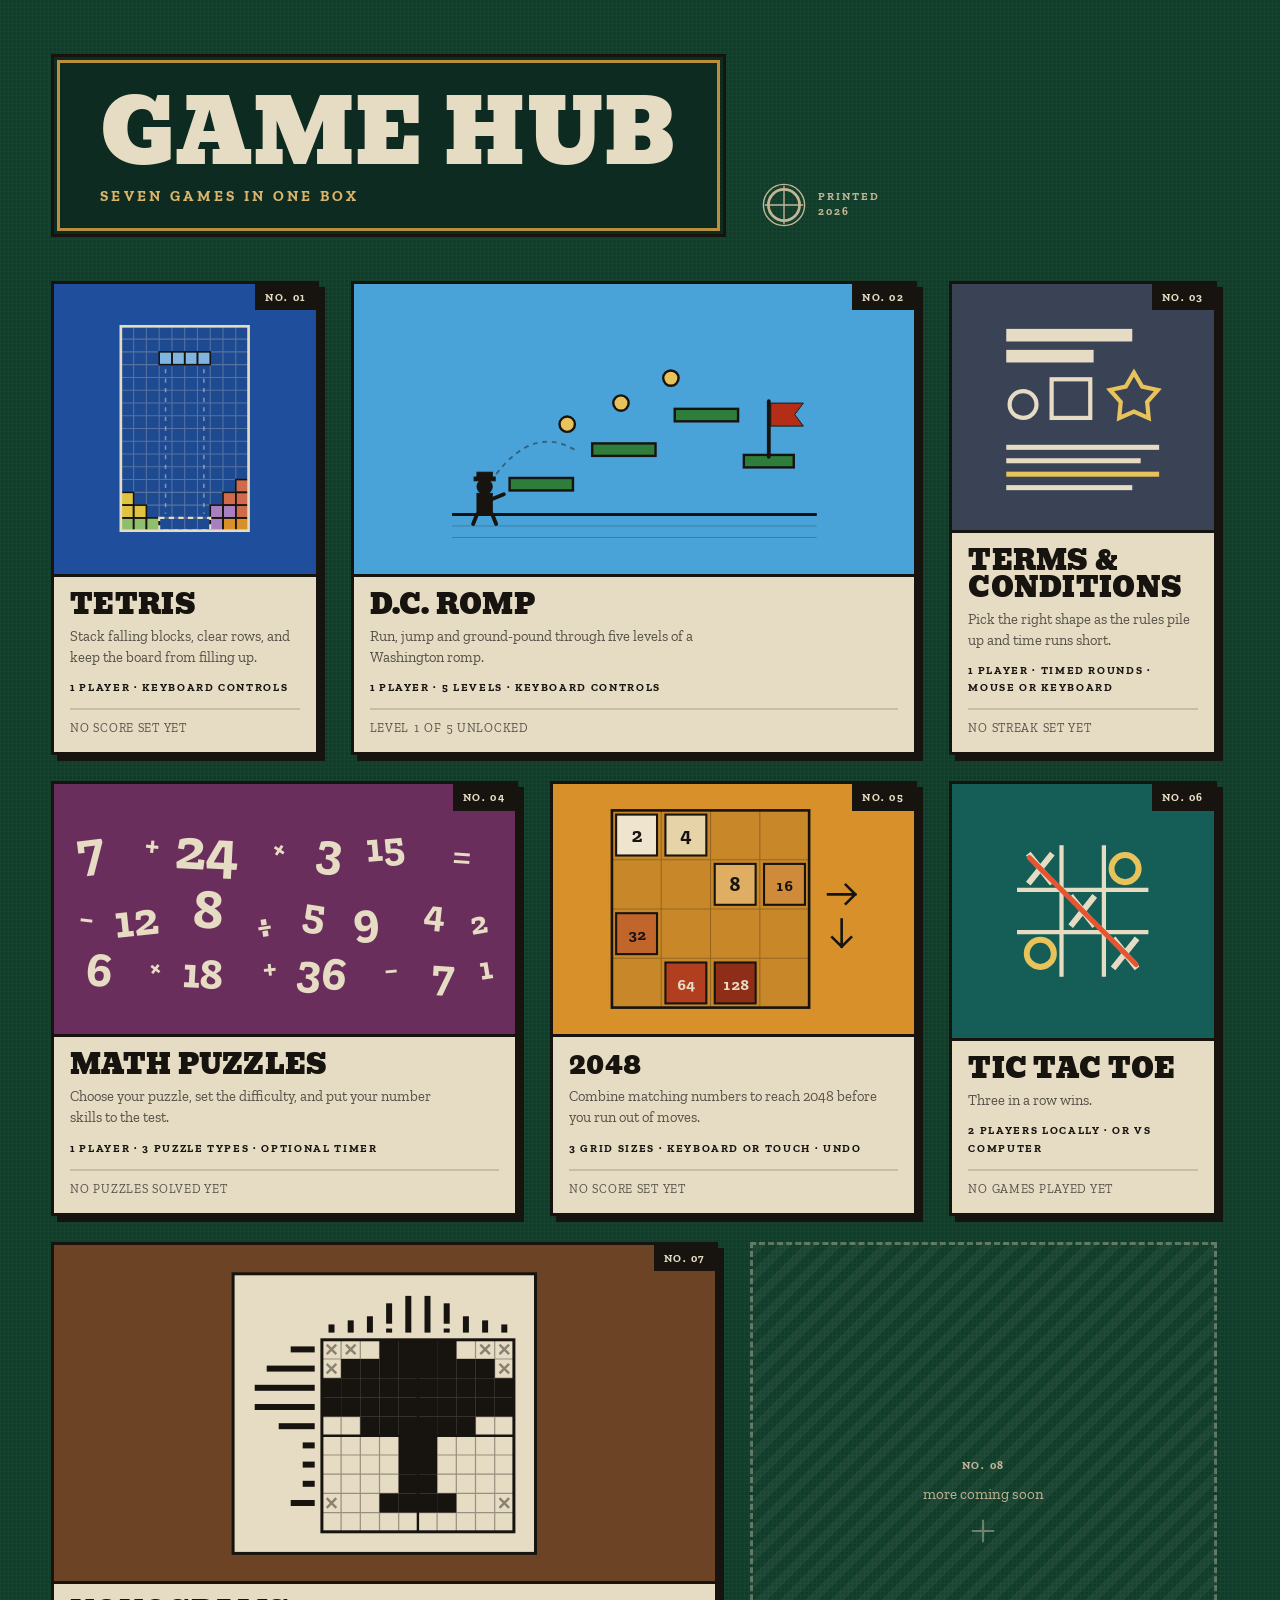
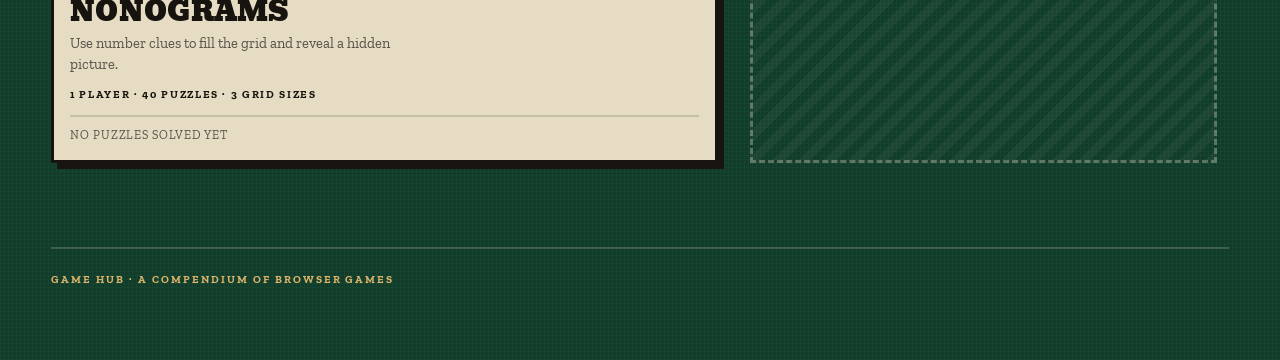
<file: index.html>
<!DOCTYPE html>
<html lang="en">
<head>
<meta charset="UTF-8">
<meta name="viewport" content="width=device-width, initial-scale=1.0">
<title>Game Hub</title>
<meta name="description" content="A boxed compendium of small browser games. Seven printed boards, one table, room for the next one.">
<link rel="stylesheet" href="type.css">
<link rel="stylesheet" href="hub.css">
</head>
<body>

<header class="lid">
  <div class="lid__plate">
    <h1 class="lid__word">Game&nbsp;Hub</h1>
    <p class="lid__set"><span data-count>&nbsp;</span> games in one box</p>
  </div>
  <div class="lid__stamp">
    <svg class="rosette" viewBox="0 0 48 48" aria-hidden="true" focusable="false">
      <circle cx="24" cy="24" r="22.5" fill="none" stroke="currentColor" stroke-width="1.5"/>
      <circle cx="24" cy="24" r="17" fill="none" stroke="currentColor" stroke-width="3"/>
      <path d="M24 3v42M3 24h42" stroke="currentColor" stroke-width="1.5"/>
    </svg>
    <p class="lid__printed">Printed<br>2026</p>
  </div>
</header>

<main class="tray">

  <!-- ── NO. 01 ─────────────────────────────────────────────── -->
  <a class="board board--tetris" href="games/tetris/index.html">
    <span class="board__field">
      <svg class="board__art" viewBox="0 0 130 202" role="img" aria-label="A printed Tetris well part filled, with a four-square bar falling toward the gap that completes the bottom row">
        <rect x="5" y="5" width="120" height="192" class="ink-fill-8"/>
        <g class="ink-line-15" stroke-width="1"><path d="M17 5v192M29 5v192M41 5v192M53 5v192M65 5v192M77 5v192M89 5v192M101 5v192M113 5v192M5 17h120M5 29h120M5 41h120M5 53h120M5 65h120M5 77h120M5 89h120M5 101h120M5 113h120M5 125h120M5 137h120M5 149h120M5 161h120M5 173h120M5 185h120"/></g>
        <g class="art-piece">
          <rect x="113" y="149" width="12" height="12" fill="#cf6b4a"/><rect x="5" y="161" width="12" height="12" fill="#e0c341"/><rect x="101" y="161" width="12" height="12" fill="#cf6b4a"/><rect x="113" y="161" width="12" height="12" fill="#cf6b4a"/><rect x="5" y="173" width="12" height="12" fill="#e0c341"/><rect x="17" y="173" width="12" height="12" fill="#e0c341"/><rect x="89" y="173" width="12" height="12" fill="#a87fc0"/><rect x="101" y="173" width="12" height="12" fill="#a87fc0"/><rect x="113" y="173" width="12" height="12" fill="#cf6b4a"/><rect x="5" y="185" width="12" height="12" fill="#8fbf6a"/><rect x="17" y="185" width="12" height="12" fill="#8fbf6a"/><rect x="29" y="185" width="12" height="12" fill="#8fbf6a"/><rect x="89" y="185" width="12" height="12" fill="#a87fc0"/><rect x="101" y="185" width="12" height="12" fill="#d8912a"/><rect x="113" y="185" width="12" height="12" fill="#d8912a"/><rect x="41" y="29" width="12" height="12" fill="#7fb5e0"/><rect x="53" y="29" width="12" height="12" fill="#7fb5e0"/><rect x="65" y="29" width="12" height="12" fill="#7fb5e0"/><rect x="77" y="29" width="12" height="12" fill="#7fb5e0"/>
          <g fill="none" stroke="#171410" stroke-width="1.5"><rect x="113" y="149" width="12" height="12"/><rect x="5" y="161" width="12" height="12"/><rect x="101" y="161" width="12" height="12"/><rect x="113" y="161" width="12" height="12"/><rect x="5" y="173" width="12" height="12"/><rect x="17" y="173" width="12" height="12"/><rect x="89" y="173" width="12" height="12"/><rect x="101" y="173" width="12" height="12"/><rect x="113" y="173" width="12" height="12"/><rect x="5" y="185" width="12" height="12"/><rect x="17" y="185" width="12" height="12"/><rect x="29" y="185" width="12" height="12"/><rect x="89" y="185" width="12" height="12"/><rect x="101" y="185" width="12" height="12"/><rect x="113" y="185" width="12" height="12"/><rect x="41" y="29" width="12" height="12"/><rect x="53" y="29" width="12" height="12"/><rect x="65" y="29" width="12" height="12"/><rect x="77" y="29" width="12" height="12"/></g>
        </g>
        <path d="M47 45V181M83 45V181" fill="none" stroke="currentColor" stroke-width="1.5" opacity=".5" stroke-dasharray="4 5"/>
        <rect x="41" y="185" width="48" height="12" fill="none" stroke="currentColor" stroke-width="2" stroke-dasharray="5 4"/>
        <rect x="5" y="5" width="120" height="192" fill="none" stroke="currentColor" stroke-width="2.5"/>
      </svg>
      <span class="board__no">No.&nbsp;01</span>
    </span>
    <span class="board__foot">
      <span class="board__title">Tetris</span>
      <span class="board__rule">Stack falling blocks, clear rows, and keep the board from filling up.</span>
      <span class="board__spec">1 player · keyboard controls</span>
      <span class="board__record" data-record="tetris">Loading progress&hellip;</span>
    </span>
  </a>

  <!-- ── NO. 02 ─────────────────────────────────────────────── -->
  <a class="board board--romp" href="games/dc-romp/index.html">
    <span class="board__field">
      <svg class="board__art" viewBox="0 0 380 250" role="img" aria-label="A printed side-on platform run with a figure, floating platforms and a finish flag">
        <path d="M0 214h380" stroke="currentColor" stroke-width="3"/>
        <g class="ink-line-15" stroke-width="1"><path d="M0 226h380M0 238h380"/></g>
        <g class="pf">
          <rect x="60" y="176" width="66" height="13"/>
          <rect x="146" y="140" width="66" height="13"/>
          <rect x="232" y="104" width="66" height="13"/>
          <rect x="304" y="152" width="52" height="13"/>
        </g>
        <!-- the runner -->
        <g class="runner" transform="translate(22 178)">
          <rect x="4" y="14" width="16" height="22"/>
          <circle cx="12" cy="7" r="8"/>
          <rect x="1" y="-3" width="22" height="4"/>
          <rect x="4" y="-8" width="16" height="6"/>
          <path d="M4 36 0 46M20 36l4 10" stroke-width="4" stroke-linecap="round" fill="none"/>
          <path d="M20 20l12-5" stroke-width="4" stroke-linecap="round" fill="none"/>
        </g>
        <!-- arc of the jump -->
        <path class="arc" d="M46 172q40-52 84-24" fill="none" stroke-width="2" stroke-dasharray="5 5"/>
        <!-- collectibles -->
        <g class="pickup">
          <circle cx="120" cy="120" r="8"/><circle cx="176" cy="98" r="8"/><circle cx="228" cy="72" r="8"/>
        </g>
        <!-- flag -->
        <g class="flag" transform="translate(330 96)">
          <path d="M0 0v58" stroke-width="4" stroke-linecap="round" fill="none"/>
          <path d="M2 2h34l-9 12 9 12H2z"/>
        </g>
      </svg>
      <span class="board__no">No.&nbsp;02</span>
    </span>
    <span class="board__foot">
      <span class="board__title">D.C. Romp</span>
      <span class="board__rule">Run, jump and ground-pound through five levels of a Washington romp.</span>
      <span class="board__spec">1 player · 5 levels · keyboard controls</span>
      <span class="board__record" data-record="romp">Loading progress&hellip;</span>
    </span>
  </a>

  <!-- ── NO. 03 ─────────────────────────────────────────────── -->
  <a class="board board--terms" href="games/terms-and-conditions/index.html">
    <span class="board__field">
      <svg class="board__art" viewBox="0 0 250 250" role="img" aria-label="A printed slip: a bold headline over three shapes of different sizes, with lines of small print below, one of them marked">
        <g fill="currentColor">
          <rect x="34" y="32" width="150" height="15"/>
          <rect x="34" y="57" width="104" height="15"/>
        </g>
        <g fill="none" stroke="currentColor" stroke-width="5" stroke-linejoin="miter">
          <circle cx="54" cy="122" r="16"/>
          <rect x="88" y="92" width="46" height="46"/>
        </g>
        <path class="mark-clause" d="M186 84L195.7 100.7L214.5 104.7L201.7 119.1L203.6 138.3L186 130.5L168.4 138.3L170.3 119.1L157.5 104.7L176.3 100.7z" fill="none" stroke-width="5" stroke-linejoin="miter"/>
        <g fill="currentColor">
          <rect x="34" y="170" width="182" height="6"/>
          <rect x="34" y="186" width="160" height="6"/>
          <rect x="34" y="218" width="150" height="6"/>
        </g>
        <rect class="mark-clause-lit" x="34" y="202" width="182" height="6"/>
      </svg>
      <span class="board__no">No.&nbsp;03</span>
    </span>
    <span class="board__foot">
      <span class="board__title">Terms &amp; Conditions</span>
      <span class="board__rule">Pick the right shape as the rules pile up and time runs short.</span>
      <span class="board__spec">1 player · timed rounds · mouse or keyboard</span>
      <span class="board__record" data-record="terms">Loading progress&hellip;</span>
    </span>
  </a>

  <!-- ── NO. 04 ─────────────────────────────────────────────── -->
  <a class="board board--math" href="games/math-puzzles/index.html">
    <span class="board__field">
      <svg class="board__art" viewBox="16 8 452 188" role="img" aria-label="Printed numerals and arithmetic signs scattered loose across the board">
        <g fill="currentColor" font-family="Slab, Georgia, serif" font-weight="700" text-anchor="middle">
          <text x="38" y="58" font-size="58" transform="rotate(-7 38 58)">7</text>
          <text x="100" y="46" font-size="38" transform="rotate(6 100 46)">+</text>
          <text x="158" y="60" font-size="62" transform="rotate(3 158 60)">24</text>
          <text x="238" y="48" font-size="34" transform="rotate(-11 238 48)">×</text>
          <text x="288" y="58" font-size="54" transform="rotate(8 288 58)">3</text>
          <text x="350" y="50" font-size="44" transform="rotate(-5 350 50)">15</text>
          <text x="430" y="58" font-size="36" transform="rotate(4 430 58)">=</text>
          <text x="30" y="124" font-size="36" transform="rotate(7 30 124)">−</text>
          <text x="86" y="130" font-size="50" transform="rotate(-6 86 130)">12</text>
          <text x="160" y="122" font-size="60" transform="rotate(4 160 122)">8</text>
          <text x="222" y="132" font-size="38" transform="rotate(-9 222 132)">÷</text>
          <text x="272" y="122" font-size="46" transform="rotate(9 272 122)">5</text>
          <text x="330" y="130" font-size="52" transform="rotate(-4 330 130)">9</text>
          <text x="400" y="120" font-size="40" transform="rotate(6 400 120)">4</text>
          <text x="450" y="128" font-size="34" transform="rotate(-10 450 128)">2</text>
          <text x="44" y="184" font-size="52" transform="rotate(5 44 184)">6</text>
          <text x="106" y="174" font-size="32" transform="rotate(-8 106 174)">×</text>
          <text x="154" y="186" font-size="46" transform="rotate(3 154 186)">18</text>
          <text x="228" y="176" font-size="36" transform="rotate(-6 228 176)">+</text>
          <text x="280" y="186" font-size="50" transform="rotate(7 280 186)">36</text>
          <text x="356" y="178" font-size="34" transform="rotate(-5 356 178)">−</text>
          <text x="410" y="188" font-size="48" transform="rotate(4 410 188)">7</text>
          <text x="458" y="176" font-size="34" transform="rotate(-9 458 176)">1</text>
        </g>
      </svg>
      <span class="board__no">No.&nbsp;04</span>
    </span>
    <span class="board__foot">
      <span class="board__title">Math Puzzles</span>
      <span class="board__rule">Choose your puzzle, set the difficulty, and put your number skills to the test.</span>
      <span class="board__spec">1 player · 3 puzzle types · optional timer</span>
      <span class="board__record" data-record="math">Loading progress&hellip;</span>
    </span>
  </a>

  <!-- ── NO. 05 ─────────────────────────────────────────────── -->
  <a class="board board--2048" href="games/2048/index.html">
    <span class="board__field">
      <svg class="board__art" viewBox="58 16 248 204" role="img" aria-label="A printed four by four tray of numbered tiles">
        <rect x="66" y="24" width="188" height="188" class="ink-fill-8"/>
        <rect x="66" y="24" width="188" height="188" fill="none" stroke="currentColor" stroke-width="2.5"/>
        <g class="ink-line-15" stroke-width="1"><path d="M113 24v188M160 24v188M207 24v188M66 71h188M66 118h188M66 165h188"/></g>
        <g class="tiles">
          <g transform="translate(70 28)"><rect width="39" height="39" fill="#efe4cd"/><rect width="39" height="39" fill="none" stroke="#171410" stroke-width="2"/><text x="19.5" y="26">2</text></g>
          <g transform="translate(117 28)"><rect width="39" height="39" fill="#e7d3a8"/><rect width="39" height="39" fill="none" stroke="#171410" stroke-width="2"/><text x="19.5" y="26">4</text></g>
          <g transform="translate(164 75)"><rect width="39" height="39" fill="#dfae62"/><rect width="39" height="39" fill="none" stroke="#171410" stroke-width="2"/><text x="19.5" y="26">8</text></g>
          <g transform="translate(211 75)"><rect width="39" height="39" fill="#cf8a3a"/><rect width="39" height="39" fill="none" stroke="#171410" stroke-width="2"/><text x="19.5" y="26" class="sm">16</text></g>
          <g transform="translate(70 122)"><rect width="39" height="39" fill="#c2652a"/><rect width="39" height="39" fill="none" stroke="#171410" stroke-width="2"/><text x="19.5" y="26" class="sm">32</text></g>
          <g transform="translate(117 169)"><rect width="39" height="39" fill="#b13f1f"/><rect width="39" height="39" fill="none" stroke="#171410" stroke-width="2"/><text x="19.5" y="26" class="sm rev">64</text></g>
          <g transform="translate(164 169)"><rect width="39" height="39" fill="#8f2e18"/><rect width="39" height="39" fill="none" stroke="#171410" stroke-width="2"/><text x="19.5" y="26" class="sm rev">128</text></g>
        </g>
        <g class="arrows" stroke="currentColor" stroke-width="2.5" fill="none" stroke-linecap="square">
          <path d="M272 104h26m-9-9 9 9-9 9"/>
          <path d="M285 128v26m-9-9 9 9 9-9"/>
        </g>
      </svg>
      <span class="board__no">No.&nbsp;05</span>
    </span>
    <span class="board__foot">
      <span class="board__title">2048</span>
      <span class="board__rule">Combine matching numbers to reach 2048 before you run out of moves.</span>
      <span class="board__spec">3 grid sizes · keyboard or touch · undo</span>
      <span class="board__record" data-record="2048">Loading progress&hellip;</span>
    </span>
  </a>

  <!-- ── NO. 06 ─────────────────────────────────────────────── -->
  <a class="board board--ttt" href="games/tic-tac-toe/index.html">
    <span class="board__field">
      <svg class="board__art" viewBox="20 20 210 210" role="img" aria-label="A printed noughts and crosses grid with a winning line">
        <g stroke="currentColor" stroke-width="5" stroke-linecap="square">
          <path d="M100 50v150M150 50v150M50 100h150M50 150h150"/>
        </g>
        <g class="mark-x" stroke-width="7" stroke-linecap="square" fill="none">
          <path d="M63 60 87 90M87 60 63 90"/>
          <path d="M113 110 137 140M137 110 113 140"/>
          <path d="M163 160 187 190M187 160 163 190"/>
        </g>
        <g class="mark-o" stroke-width="7" fill="none">
          <circle cx="175" cy="75" r="16"/>
          <circle cx="75" cy="175" r="16"/>
        </g>
        <path class="mark-win" d="M62 62 188 188" stroke-width="6" stroke-linecap="round"/>
      </svg>
      <span class="board__no">No.&nbsp;06</span>
    </span>
    <span class="board__foot">
      <span class="board__title">Tic Tac Toe</span>
      <span class="board__rule">Three in a row wins.</span>
      <span class="board__spec">2 players locally · or vs computer</span>
      <span class="board__record" data-record="ttt">Loading progress&hellip;</span>
    </span>
  </a>

  <!-- ── NO. 07 ─────────────────────────────────────────────── -->
  <a class="board board--ink" href="games/nonograms/index.html">
    <span class="board__field">
      <svg class="board__art" viewBox="0 0 380 250" role="img" aria-label="A printed logic plate: run-length marks ruled down the two gutters, and the inked squares resolving into a mushroom">
        <rect x="64" y="9" width="252" height="233" fill="#e6dcc4"/>
        <rect x="64" y="9" width="252" height="233" fill="none" stroke="#171410" stroke-width="2.5"/>
        <g fill="#171410"><rect x="112" y="69.5" width="20" height="5"/><rect x="92" y="85.5" width="40" height="5"/><rect x="82" y="101.5" width="50" height="5"/><rect x="82" y="117.5" width="50" height="5"/><rect x="102" y="133.5" width="30" height="5"/><rect x="122" y="149.5" width="10" height="5"/><rect x="122" y="165.5" width="10" height="5"/><rect x="122" y="181.5" width="10" height="5"/><rect x="112" y="197.5" width="20" height="5"/><rect x="143.5" y="51.2" width="5" height="6.8"/><rect x="159.5" y="47.8" width="5" height="10.2"/><rect x="175.5" y="44.4" width="5" height="13.6"/><rect x="191.5" y="54.6" width="5" height="3.4"/><rect x="191.5" y="33.6" width="5" height="17"/><rect x="207.5" y="27.4" width="5" height="30.6"/><rect x="223.5" y="27.4" width="5" height="30.6"/><rect x="239.5" y="54.6" width="5" height="3.4"/><rect x="239.5" y="33.6" width="5" height="17"/><rect x="255.5" y="44.4" width="5" height="13.6"/><rect x="271.5" y="47.8" width="5" height="10.2"/><rect x="287.5" y="51.2" width="5" height="6.8"/></g>
        <g fill="#171410"><rect x="186" y="64" width="16" height="16"/><rect x="202" y="64" width="16" height="16"/><rect x="218" y="64" width="16" height="16"/><rect x="234" y="64" width="16" height="16"/><rect x="154" y="80" width="16" height="16"/><rect x="170" y="80" width="16" height="16"/><rect x="186" y="80" width="16" height="16"/><rect x="202" y="80" width="16" height="16"/><rect x="218" y="80" width="16" height="16"/><rect x="234" y="80" width="16" height="16"/><rect x="250" y="80" width="16" height="16"/><rect x="266" y="80" width="16" height="16"/><rect x="138" y="96" width="16" height="16"/><rect x="154" y="96" width="16" height="16"/><rect x="170" y="96" width="16" height="16"/><rect x="186" y="96" width="16" height="16"/><rect x="202" y="96" width="16" height="16"/><rect x="218" y="96" width="16" height="16"/><rect x="234" y="96" width="16" height="16"/><rect x="250" y="96" width="16" height="16"/><rect x="266" y="96" width="16" height="16"/><rect x="282" y="96" width="16" height="16"/><rect x="138" y="112" width="16" height="16"/><rect x="154" y="112" width="16" height="16"/><rect x="170" y="112" width="16" height="16"/><rect x="186" y="112" width="16" height="16"/><rect x="202" y="112" width="16" height="16"/><rect x="218" y="112" width="16" height="16"/><rect x="234" y="112" width="16" height="16"/><rect x="250" y="112" width="16" height="16"/><rect x="266" y="112" width="16" height="16"/><rect x="282" y="112" width="16" height="16"/><rect x="170" y="128" width="16" height="16"/><rect x="186" y="128" width="16" height="16"/><rect x="202" y="128" width="16" height="16"/><rect x="218" y="128" width="16" height="16"/><rect x="234" y="128" width="16" height="16"/><rect x="250" y="128" width="16" height="16"/><rect x="202" y="144" width="16" height="16"/><rect x="218" y="144" width="16" height="16"/><rect x="202" y="160" width="16" height="16"/><rect x="218" y="160" width="16" height="16"/><rect x="202" y="176" width="16" height="16"/><rect x="218" y="176" width="16" height="16"/><rect x="186" y="192" width="16" height="16"/><rect x="202" y="192" width="16" height="16"/><rect x="218" y="192" width="16" height="16"/><rect x="234" y="192" width="16" height="16"/></g>
        <path d="M142 68l8 8M150 68l-8 8M158 68l8 8M166 68l-8 8M270 68l8 8M278 68l-8 8M286 68l8 8M294 68l-8 8M142 84l8 8M150 84l-8 8M286 84l8 8M294 84l-8 8M142 196l8 8M150 196l-8 8M286 196l8 8M294 196l-8 8" fill="none" stroke="#171410" stroke-width="2" opacity=".45"/>
        <path d="M138 80h160M154 64v160M138 96h160M170 64v160M138 112h160M186 64v160M138 128h160M202 64v160M138 160h160M234 64v160M138 176h160M250 64v160M138 192h160M266 64v160M138 208h160M282 64v160" fill="none" stroke="#171410" stroke-width="1" opacity=".38"/>
        <path d="M138 144h160M218 64v160" fill="none" stroke="#171410" stroke-width="2"/>
        <rect x="138" y="64" width="160" height="160" fill="none" stroke="#171410" stroke-width="2.5"/>
      </svg>
      <span class="board__no">No.&nbsp;07</span>
    </span>
    <span class="board__foot">
      <span class="board__title">Nonograms</span>
      <span class="board__rule">Use number clues to fill the grid and reveal a hidden picture.</span>
      <span class="board__spec">1 player &middot; 40 puzzles &middot; 3 grid sizes</span>
      <span class="board__record" data-record="ink">Loading progress&hellip;</span>
    </span>
  </a>

  <div class="slot">
    <span class="slot__no" data-next-no>No.&nbsp;08</span>
    <p class="slot__line">more coming soon</p>
    <svg class="slot__cut" viewBox="0 0 40 40" aria-hidden="true" focusable="false">
      <path d="M20 8v24M8 20h24" stroke="currentColor" stroke-width="2.5" stroke-linecap="square"/>
    </svg>
  </div>

</main>

<footer class="colophon">
  <p class="colophon__set">Game Hub &middot; a compendium of browser games</p>
</footer>

<script src="hub.js"></script>
</body>
</html>
</file>
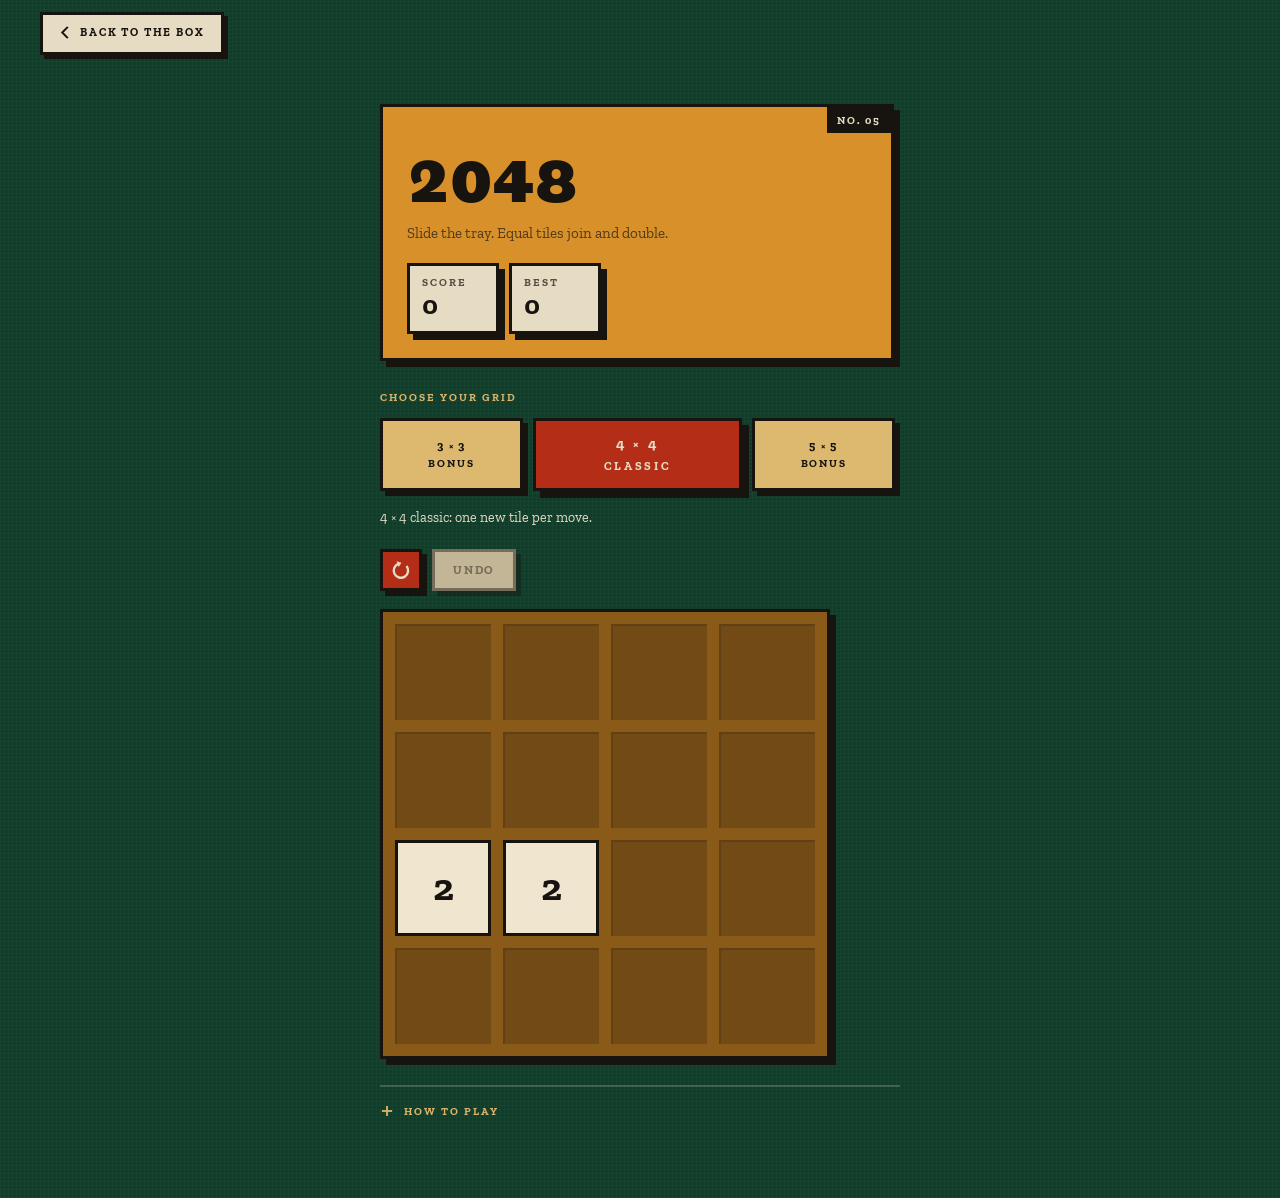
<file: games/2048/index.html>
<!DOCTYPE html>
<html lang="en">
<head>
<meta charset="UTF-8">
<meta name="viewport" content="width=device-width, initial-scale=1.0">
<title>2048 — Game Hub</title>
<link rel="stylesheet" href="type.css">
<link rel="stylesheet" href="style.css">
</head>
<body>
<a href="../../index.html" class="hub-link">
  <svg class="hub-link__arrow" viewBox="0 0 16 16" aria-hidden="true" focusable="false"><path d="M10 2 4 8l6 6" fill="none" stroke="currentColor" stroke-width="2.4" stroke-linecap="square"/></svg>
  Back to the box
</a>

<main class="wrap">
  <header class="head">
    <div class="head__title">
      <p class="head__no">No.&nbsp;05</p>
      <h1>2048</h1>
      <p class="head__rule">Slide the tray. Equal tiles join and double.</p>
    </div>
    <div class="scores">
      <div class="score-box">
        <span class="score-label">Score</span>
        <span class="score-value" id="score">0</span>
        <span class="score-add" id="scoreAdd"></span>
      </div>
      <div class="score-box">
        <span class="score-label">Best</span>
        <span class="score-value" id="best">0</span>
      </div>
    </div>
  </header>

  <fieldset class="grid-options">
    <legend>Choose your grid</legend>
    <div class="grid-options__buttons">
      <button type="button" class="btn btn-ghost" data-size="3" aria-pressed="false">3 × 3 <span>Bonus</span></button>
      <button type="button" class="btn btn-ghost" data-size="4" aria-pressed="true">4 × 4 <span>Classic</span></button>
      <button type="button" class="btn btn-ghost" data-size="5" aria-pressed="false">5 × 5 <span>Bonus</span></button>
    </div>
    <p class="grid-options__rule" id="modeRule" aria-live="polite">4 × 4 classic: one new tile per move.</p>
  </fieldset>

  <div class="controls">
    <button class="btn btn-icon btn-primary" id="newGameBtn" type="button" title="Empty the tray" aria-label="Empty the tray">
      <svg class="ico" viewBox="0 0 24 24" aria-hidden="true" focusable="false">
        <g fill="none" stroke="currentColor" stroke-width="2.4" stroke-linecap="butt">
          <path d="M17.5 8A7.2 7.2 0 1 1 9.5 5.8"/>
        </g>
        <path d="M12.5 4.8 9.7 9.1 7.5 3.3Z" fill="currentColor"/>
      </svg>
    </button>
    <button class="btn btn-ghost" id="undoBtn" type="button">Undo</button>
  </div>

  <div class="board" id="board" role="group" aria-label="2048, 4 by 4 grid" aria-describedby="modeRule">
    <div class="cells" id="cells"></div>
    <div class="tiles" id="tiles"></div>
    <div class="overlay" id="overlay" hidden>
      <h2 id="overlayTitle"></h2>
      <p id="overlayText"></p>
      <div class="overlay-actions">
        <button class="btn btn-primary" id="overlayPrimary"></button>
        <button class="btn btn-ghost" id="overlayUndo">Undo</button>
      </div>
    </div>
  </div>

  <details class="legend drawer">
    <summary class="legend__head">
      <svg class="drawer__mark" viewBox="0 0 20 20" aria-hidden="true" focusable="false">
        <g stroke="currentColor" stroke-width="2.6" stroke-linecap="square">
          <path class="drawer__mark-v" d="M10 4v12"/>
          <path d="M4 10h12"/>
        </g>
      </svg>
      How to play
    </summary>
    <dl class="legend__list">
      <div><dt>Arrow keys<span>/</span>WASD</dt><dd>Slide every tile that way</dd></div>
      <div><dt>Swipe</dt><dd>Same thing, on a touch screen</dd></div>
      <div><dt>U</dt><dd>Take the move back &mdash; 25 deep, and it survives a reload</dd></div>
    </dl>
  </details>
</main>

<script src="board.js"></script>
<script src="game.js"></script>
</body>
</html>
</file>
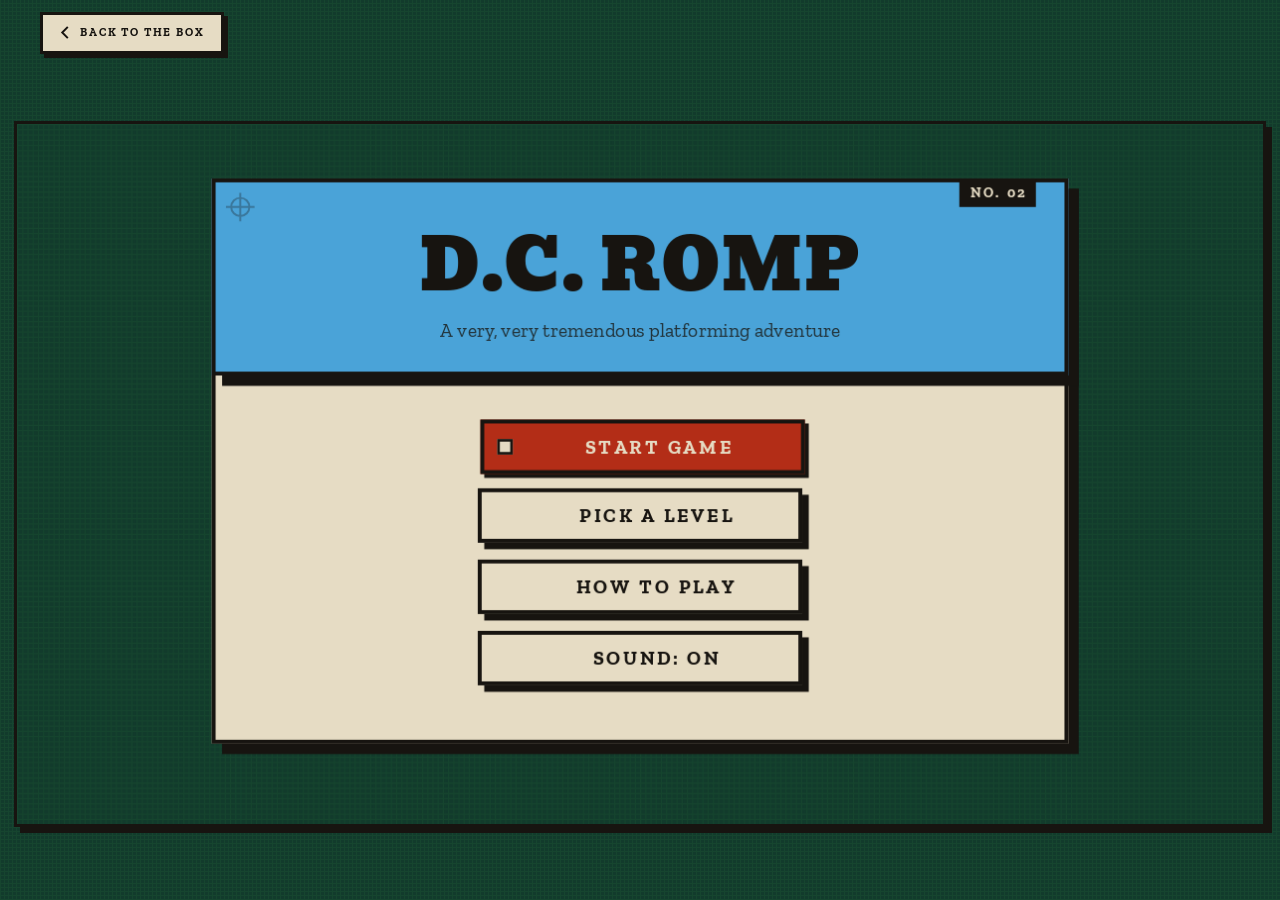
<file: games/dc-romp/index.html>
<!DOCTYPE html>
<html lang="en">
<head>
<meta charset="UTF-8">
<meta name="viewport" content="width=device-width, initial-scale=1.0">
<title>D.C. Romp — Game Hub</title>
<link rel="stylesheet" href="type.css">
<link rel="stylesheet" href="style.css">
</head>
<body>
<a href="../../index.html" class="hub-link">
  <svg class="hub-link__arrow" viewBox="0 0 16 16" aria-hidden="true" focusable="false"><path d="M10 2 4 8l6 6" fill="none" stroke="currentColor" stroke-width="2.4" stroke-linecap="square"/></svg>
  Back to the box
</a>
<canvas id="game" width="960" height="540"></canvas>

<div class="too-narrow">
  <p class="too-narrow__no">No.&nbsp;02</p>
  <h1>D.C. Romp</h1>
  <p>This one is played with a keyboard: arrow keys to move, space to jump, X to throw a necktie. It needs a screen wide enough to read the level on, so it is not playable on a phone.</p>
  <p class="too-narrow__do">Open Game Hub on a computer and pick board No.&nbsp;02.</p>
  <a href="../../index.html">Back to the box</a>
</div>

<noscript>This game needs JavaScript switched on to run.</noscript>

<script src="js/constants.js"></script>
<script src="js/utils.js"></script>
<script src="js/input.js"></script>
<script src="js/audio.js"></script>
<script src="js/camera.js"></script>
<script src="js/entities/platform.js"></script>
<script src="js/entities/collectible.js"></script>
<script src="js/entities/projectile.js"></script>
<script src="js/entities/goal.js"></script>
<script src="js/entities/enemy.js"></script>
<script src="js/entities/player.js"></script>
<script src="js/entities/hint.js"></script>
<script src="js/background.js"></script>
<script src="js/collision.js"></script>
<script src="js/ui.js"></script>
<script src="js/levels/level1.js"></script>
<script src="js/levels/level2.js"></script>
<script src="js/levels/level3.js"></script>
<script src="js/levels/level4.js"></script>
<script src="js/levels/level5.js"></script>
<script src="js/game.js"></script>
<script src="js/main.js"></script>
</body>
</html>
</file>
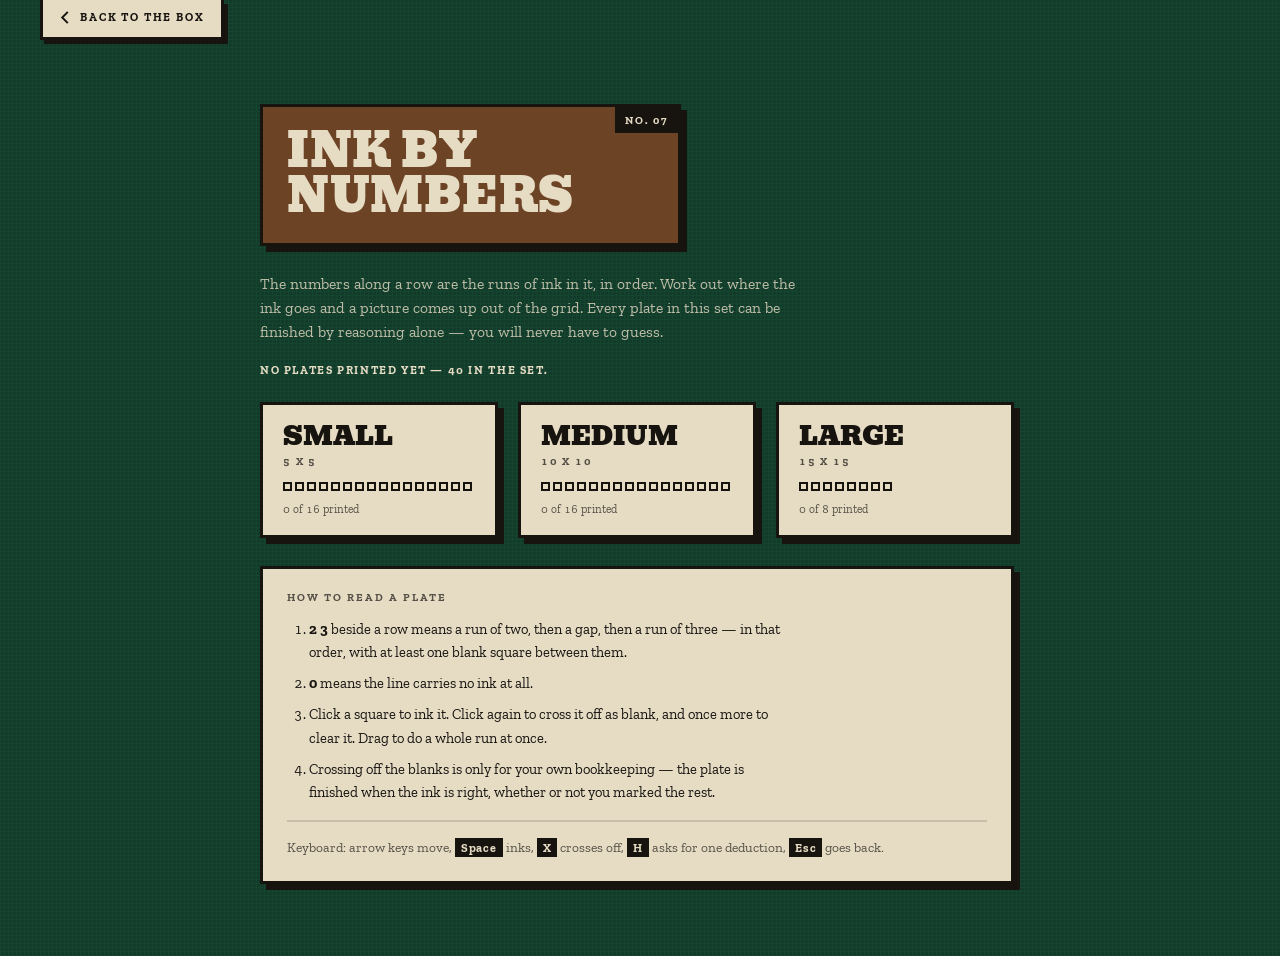
<file: games/ink-by-numbers/index.html>
<!DOCTYPE html>
<html lang="en">
<head>
<meta charset="UTF-8">
<meta name="viewport" content="width=device-width, initial-scale=1.0">
<title>Ink by Numbers — Game Hub</title>
<link rel="stylesheet" href="type.css">
<link rel="stylesheet" href="style.css">
</head>
<body>
<a href="../../index.html" class="hub-link">
  <svg class="hub-link__arrow" viewBox="0 0 16 16" aria-hidden="true" focusable="false"><path d="M10 2 4 8l6 6" fill="none" stroke="currentColor" stroke-width="2.4" stroke-linecap="square"/></svg>
  Back to the box
</a>

<main class="wrap">
  <header class="head">
    <p class="head__no">No.&nbsp;07</p>
    <h1>Ink by<br>Numbers</h1>
  </header>

  <!-- ── choosing a size ────────────────────────────────────────────── -->
  <section id="screen-menu" class="screen">
    <p class="tagline">The numbers along a row are the runs of ink in it, in order. Work out where the ink goes and a picture comes up out of the grid. Every plate in this set can be finished by reasoning alone &mdash; you will never have to guess.</p>

    <p class="progress" id="menuProgress">No plates printed yet.</p>

    <div class="sizes" id="sizes"></div>

    <div class="resume" id="resume" hidden>
      <p class="resume__label">Still on the press</p>
      <p class="resume__what" id="resumeWhat"></p>
      <div class="btn-row">
        <button class="btn btn-primary" id="resumeBtn">Carry on</button>
        <button class="btn btn-ghost" id="discardBtn">Put it back</button>
      </div>
    </div>

    <div class="howto">
      <p class="howto__label">How to read a plate</p>
      <ol class="howto__list">
        <li><b>2&nbsp;3</b> beside a row means a run of two, then a gap, then a run of three &mdash; in that order, with at least one blank square between them.</li>
        <li><b>0</b> means the line carries no ink at all.</li>
        <li>Click a square to ink it. Click again to cross it off as blank, and once more to clear it. Drag to do a whole run at once.</li>
        <li>Crossing off the blanks is only for your own bookkeeping &mdash; the plate is finished when the ink is right, whether or not you marked the rest.</li>
      </ol>
      <p class="howto__note">Keyboard: arrow keys move, <kbd>Space</kbd> inks, <kbd>X</kbd> crosses off, <kbd>H</kbd> asks for one deduction, <kbd>Esc</kbd> goes back.</p>
    </div>
  </section>

  <!-- ── choosing a plate ───────────────────────────────────────────── -->
  <section id="screen-index" class="screen" hidden>
    <div class="index-head">
      <h2 id="indexTitle">Small plates</h2>
      <p class="index-sub" id="indexSub"></p>
    </div>
    <div class="plates" id="plates"></div>
    <div class="btn-row">
      <button class="btn btn-ghost" id="indexBackBtn">Choose another size</button>
    </div>
  </section>

  <!-- ── the plate ──────────────────────────────────────────────────── -->
  <section id="screen-play" class="screen" hidden>
    <div class="hud">
      <span class="hud__no" id="playNo">Plate 1</span>
      <span class="badge" id="playSize">5 x 5</span>
      <span class="hud__clock" id="clock">0:00</span>
    </div>

    <div class="press">
      <div class="board" id="board"></div>
    </div>

    <p class="hint-line" id="hintLine" role="status" aria-live="polite"></p>

    <div class="btn-row">
      <button class="btn btn-ghost" id="hintBtn">One deduction</button>
      <button class="btn btn-ghost" id="restartBtn">Start this plate over</button>
      <button class="btn btn-ghost" id="playBackBtn">Back to the index</button>
    </div>
  </section>

  <!-- ── finished ───────────────────────────────────────────────────── -->
  <section id="screen-done" class="screen" hidden>
    <div class="done-card">
      <p class="done-card__label">Plate finished</p>
      <h2 class="done-card__name" id="doneName">&nbsp;</h2>
      <div class="done-card__proof" id="doneProof"></div>
      <p class="done-card__stats" id="doneStats"></p>
      <div class="btn-row">
        <button class="btn btn-primary" id="nextBtn">Next plate</button>
        <button class="btn btn-ghost" id="doneIndexBtn">Back to the index</button>
      </div>
    </div>
  </section>
</main>

<script src="nonogram.js"></script>
<script src="pictures.js"></script>
<script src="storage.js"></script>
<script src="game.js"></script>
</body>
</html>
</file>
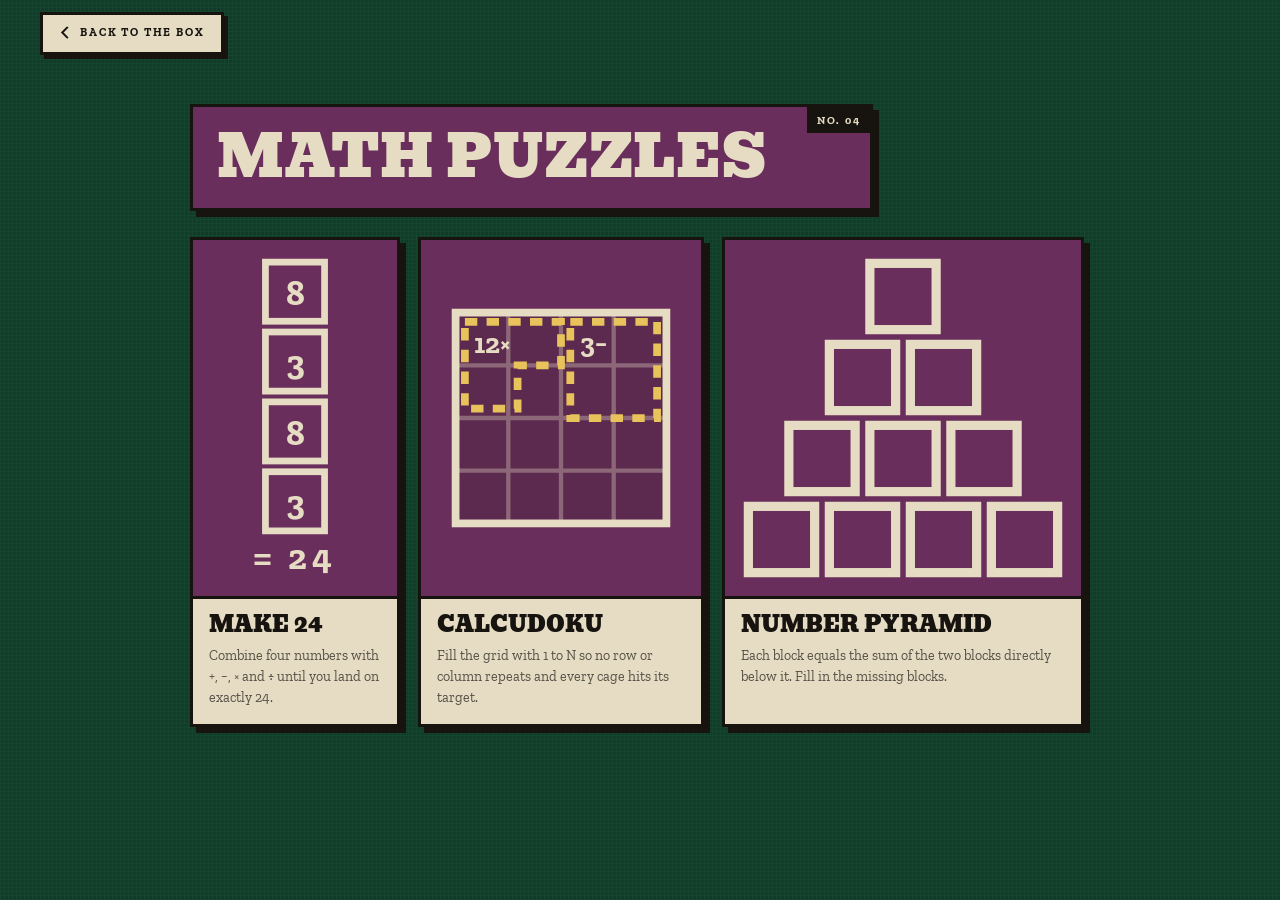
<file: games/math-puzzles/index.html>
<!DOCTYPE html>
<html lang="en">
<head>
<meta charset="UTF-8">
<meta name="viewport" content="width=device-width, initial-scale=1.0">
<title>Math Puzzles — Game Hub</title>
<link rel="stylesheet" href="type.css">
<link rel="stylesheet" href="style.css">
</head>
<body>
<a href="../../index.html" class="hub-link">
  <svg class="hub-link__arrow" viewBox="0 0 16 16" aria-hidden="true" focusable="false"><path d="M10 2 4 8l6 6" fill="none" stroke="currentColor" stroke-width="2.4" stroke-linecap="square"/></svg>
  Back to the box
</a>

<main class="wrap">
  <header class="head">
    <p class="head__no">No.&nbsp;04</p>
    <h1>Math Puzzles</h1>
  </header>

  <!-- Leaving a puzzle is navigation, not one of the puzzle's own actions, so
       it sits under the title where a back arrow is looked for, rather than in
       the row with Hint and Check where it read as a fourth thing to do. -->
  <button class="puzzle-back" type="button" id="puzzleBackBtn" hidden>
    <svg class="puzzle-back__arrow" viewBox="0 0 16 16" aria-hidden="true" focusable="false"><path d="M10 2 4 8l6 6" fill="none" stroke="currentColor" stroke-width="2.4" stroke-linecap="square"/></svg>
    All puzzles
  </button>

  <div class="hud" id="hud" hidden>
    <span id="hudType"></span>
    <span id="hudDifficulty" class="badge"></span>
    <span id="hudTimer" class="badge" hidden></span>
    <span id="hudStats"></span>
  </div>

  <section id="screen-menu" class="screen">
    <div class="type-grid">
      <button class="type-card" data-type="make24">
        <!-- Stacked, not in a row. This is the narrowest card, so a row of four
             had to shrink to fit its width; down the card the tiles are limited
             by height instead and come out about half as big again. The viewBox
             aspect is kept near the card's own — much taller and the art's
             intrinsic height would set the grid row and push all three cards
             down the page. -->
        <svg class="type-icon" viewBox="0 0 64 120" aria-hidden="true" focusable="false">
          <g class="ti-plate"><rect x="21" y="2" width="22" height="22"/><rect x="21" y="28" width="22" height="22"/><rect x="21" y="54" width="22" height="22"/><rect x="21" y="80" width="22" height="22"/></g>
          <g class="ti-num sm"><text x="32" y="18">8</text><text x="32" y="44">3</text><text x="32" y="70">8</text><text x="32" y="96">3</text></g>
          <text class="ti-eq" x="32" y="116">= 24</text>
        </svg>
        <h2>Make 24</h2>
        <p>Combine four numbers with +, &minus;, &times; and &divide; until you land on exactly 24.</p>
      </button>
      <button class="type-card" data-type="calcudoku">
        <svg class="type-icon" viewBox="0 0 80 80" aria-hidden="true" focusable="false">
          <rect x="6" y="6" width="68" height="68" class="ti-field"/>
          <g class="ti-grid"><path d="M23 6v68M40 6v68M57 6v68M6 23h68M6 40h68M6 57h68"/></g>
          <g class="ti-cage"><path d="M9 9h31v14H26v14H9z"/><path d="M43 9h28v31H43z"/></g>
          <rect x="6" y="6" width="68" height="68" class="ti-frame"/>
          <g class="ti-clue"><text x="12" y="19">12×</text><text x="46" y="19">3−</text></g>
        </svg>
        <h2>Calcudoku</h2>
        <p>Fill the grid with 1 to N so no row or column repeats and every cage hits its target.</p>
      </button>
      <button class="type-card" data-type="pyramid">
        <!-- An empty pyramid, and square blocks rather than the wide ones the
             numbers used to need. Four rows, which is the smallest the game
             actually deals. -->
        <svg class="type-icon" viewBox="0 0 88 88" aria-hidden="true" focusable="false">
          <g class="ti-plate">
            <rect x="35" y="2" width="18" height="18"/>
            <rect x="24" y="24" width="18" height="18"/><rect x="46" y="24" width="18" height="18"/>
            <rect x="13" y="46" width="18" height="18"/><rect x="35" y="46" width="18" height="18"/><rect x="57" y="46" width="18" height="18"/>
            <rect x="2" y="68" width="18" height="18"/><rect x="24" y="68" width="18" height="18"/><rect x="46" y="68" width="18" height="18"/><rect x="68" y="68" width="18" height="18"/>
          </g>
        </svg>
        <h2>Number Pyramid</h2>
        <p>Each block equals the sum of the two blocks directly below it. Fill in the missing blocks.</p>
      </button>
    </div>
  </section>

  <section id="screen-settings" class="screen" hidden>
    <h2 id="settingsTitle">Settings</h2>
    <div class="settings-group">
      <p class="settings-label">Difficulty</p>
      <div class="toggle-row" id="difficultyToggle">
        <button class="toggle-btn" data-value="easy">Easy</button>
        <button class="toggle-btn" data-value="medium">Medium</button>
        <button class="toggle-btn" data-value="hard">Hard</button>
      </div>
    </div>
    <div class="settings-group">
      <p class="settings-label">Clock</p>
      <div class="toggle-row" id="timedToggle">
        <button class="toggle-btn" data-value="untimed">No clock</button>
        <button class="toggle-btn" data-value="timed">Timed</button>
      </div>
    </div>
    <div class="settings-stats" id="settingsStats"></div>
    <div class="btn-row">
      <button class="btn btn-primary" id="settingsStartBtn">Deal a puzzle</button>
    </div>
  </section>

  <section id="screen-play" class="screen" hidden>
    <div class="play-controls">
      <button class="btn btn-ghost" id="playHintBtn">Hint</button>
      <button class="btn btn-ghost" id="playCheckBtn">Check</button>
      <button class="btn btn-primary" id="playNewBtn">Deal another</button>
    </div>
    <p id="playMessage" class="play-message" hidden></p>
    <div id="puzzleContainer"></div>
  </section>

  <section id="screen-solved" class="screen" hidden>
    <div class="solved-card">
      <h2>Solved</h2>
      <p id="solvedDetail"></p>
      <div class="btn-row">
        <button class="btn btn-ghost" id="solvedMenuBtn">Back to the puzzles</button>
        <button class="btn btn-primary" id="solvedNextBtn">Deal another</button>
      </div>
    </div>
  </section>
</main>

<script src="rational.js"></script>
<script src="storage.js"></script>
<script src="make24.js"></script>
<script src="calcudoku.js"></script>
<script src="pyramid.js"></script>
<script src="app.js"></script>
</body>
</html>
</file>
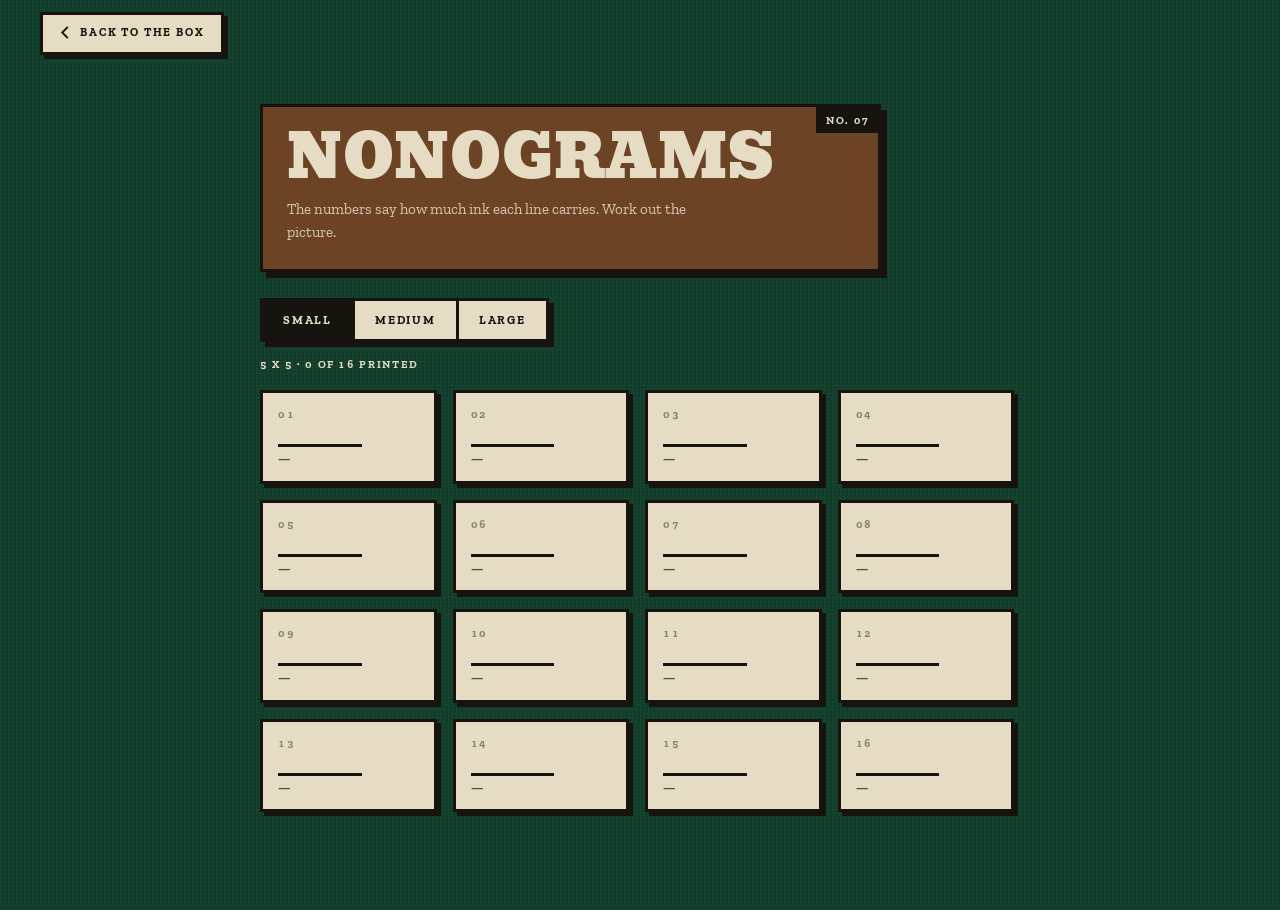
<file: games/nonogram/index.html>
<!DOCTYPE html>
<html lang="en">
<head>
<meta charset="UTF-8">
<meta name="viewport" content="width=device-width, initial-scale=1.0">
<title>Nonograms — Game Hub</title>
<link rel="stylesheet" href="type.css">
<link rel="stylesheet" href="style.css">
</head>
<body>
<a href="../../index.html" class="hub-link">
  <svg class="hub-link__arrow" viewBox="0 0 16 16" aria-hidden="true" focusable="false"><path d="M10 2 4 8l6 6" fill="none" stroke="currentColor" stroke-width="2.4" stroke-linecap="square"/></svg>
  Back to the box
</a>

<main class="wrap">
  <header class="head">
    <p class="head__no">No.&nbsp;07</p>
    <h1>Nonograms</h1>
    <p class="head__rule">The numbers say how much ink each line carries. Work out the picture.</p>
  </header>

  <!-- ── the index of plates ──────────────────────────────────────────── -->
  <section id="screen-index" class="screen">

    <div class="resume" id="resume" hidden>
      <p class="badge">On the press</p>
      <p class="resume__what" id="resumeWhat"></p>
      <div class="btn-row">
        <button class="btn btn-primary" type="button" id="resumeBtn">Carry on</button>
        <button class="btn btn-ghost" type="button" id="discardBtn">Put it back</button>
      </div>
    </div>

    <div class="tabs" id="sizeTabs" role="tablist" aria-label="Plate size">
      <button class="tab" type="button" role="tab" id="tab-small"  data-size="small"  aria-controls="plates" aria-selected="true"  tabindex="0">Small</button>
      <button class="tab" type="button" role="tab" id="tab-medium" data-size="medium" aria-controls="plates" aria-selected="false" tabindex="-1">Medium</button>
      <button class="tab" type="button" role="tab" id="tab-large"  data-size="large"  aria-controls="plates" aria-selected="false" tabindex="-1">Large</button>
    </div>

    <p class="spec-line" id="indexSpec"></p>

    <div class="plates" id="plates" role="tabpanel" aria-labelledby="tab-small" tabindex="-1"></div>
  </section>

  <!-- ── the plate ────────────────────────────────────────────────────── -->
  <section id="screen-play" class="screen" hidden>
    <p class="spec-line" id="playNo"></p>

    <div class="play">
      <div class="press">
        <div class="board" id="board"></div>
      </div>

      <aside class="apparatus">
        <div class="slip">
          <span class="slip__label">Clock</span>
          <span class="slip__value" id="clock">0:00</span>
        </div>

        <div class="key" id="playKey">
          <span class="slip__label">Marks</span>
          <ul class="key__list key__list--marks">
            <li><i class="key__sq key__sq--ink" aria-hidden="true"></i>Inked</li>
            <li><i class="key__sq key__sq--out" aria-hidden="true"></i>Blank</li>
            <li><i class="key__sq" aria-hidden="true"></i>Open</li>
          </ul>
          <ul class="key__list key__list--keys">
            <li><kbd>Arrows</kbd>Move</li>
            <li><kbd>Space</kbd>Ink</li>
            <li><kbd>X</kbd>Blank</li>
            <li><kbd>H</kbd>Hint</li>
            <li><kbd>Esc</kbd>Menu</li>
          </ul>
        </div>

        <div class="finish" id="finish" hidden>
          <span class="slip__label">Plate finished</span>
          <h2 class="finish__name" id="doneName">&nbsp;</h2>
          <p class="finish__stats" id="doneStats"></p>
          <div class="btn-row btn-row--stack">
            <button class="btn btn-primary" type="button" id="nextBtn">Next plate</button>
            <button class="btn btn-ghost"   type="button" id="doneIndexBtn">Menu</button>
          </div>
        </div>
      </aside>
    </div>

    <p class="note" id="hintLine" role="status" aria-live="polite"></p>

    <div class="btn-row" id="playActions">
      <button class="btn btn-ghost" type="button" id="hintBtn">Hint</button>
      <button class="btn btn-ghost" type="button" id="restartBtn">Reset</button>
      <button class="btn btn-ghost" type="button" id="playBackBtn">Menu</button>
    </div>
  </section>
</main>

<script src="nonogram.js"></script>
<script src="pictures.js"></script>
<script src="storage.js"></script>
<script src="game.js"></script>
</body>
</html>
</file>
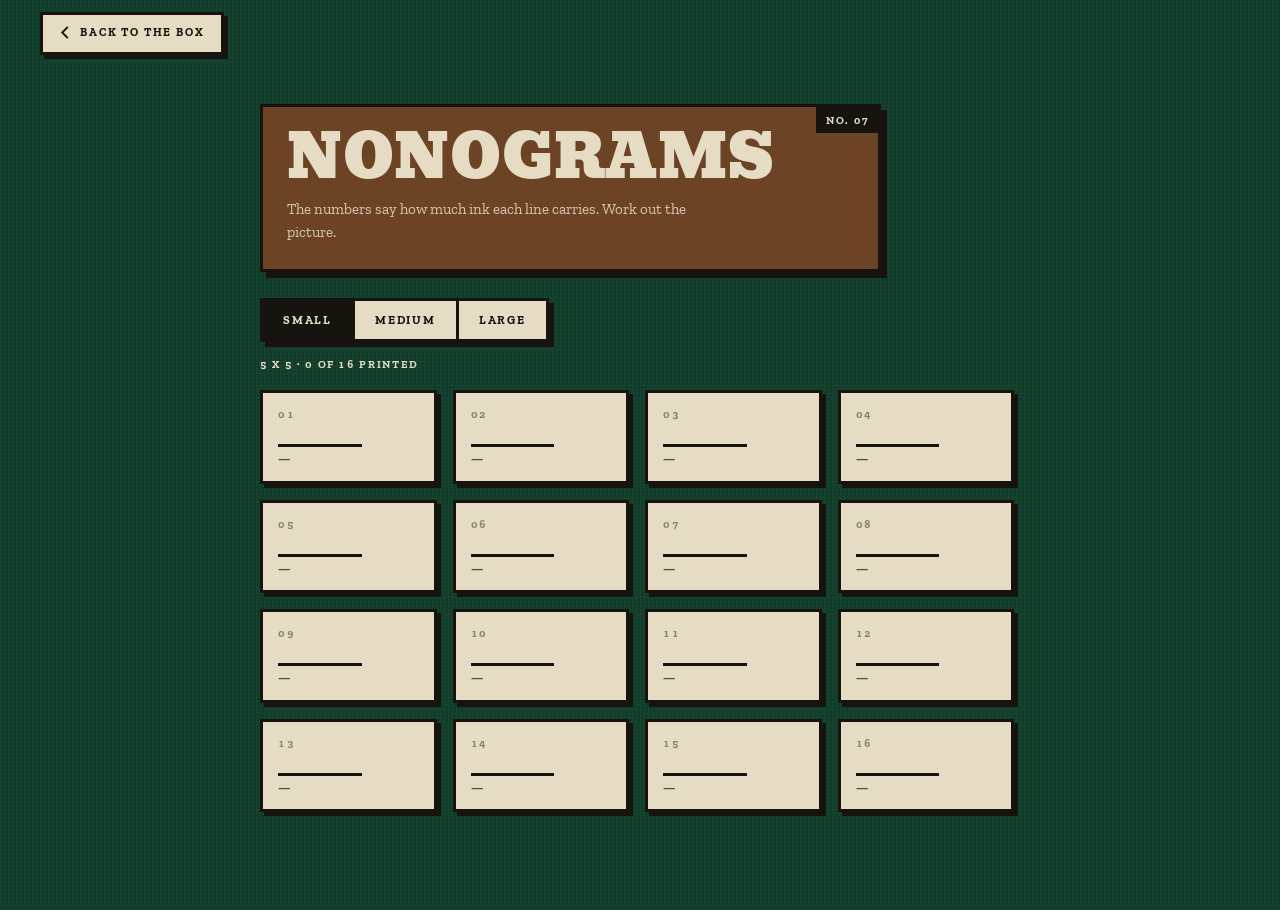
<file: games/nonograms/index.html>
<!DOCTYPE html>
<html lang="en">
<head>
<meta charset="UTF-8">
<meta name="viewport" content="width=device-width, initial-scale=1.0">
<title>Nonograms — Game Hub</title>
<link rel="stylesheet" href="type.css">
<link rel="stylesheet" href="style.css">
</head>
<body>
<a href="../../index.html" class="hub-link">
  <svg class="hub-link__arrow" viewBox="0 0 16 16" aria-hidden="true" focusable="false"><path d="M10 2 4 8l6 6" fill="none" stroke="currentColor" stroke-width="2.4" stroke-linecap="square"/></svg>
  Back to the box
</a>

<main class="wrap">
  <header class="head">
    <p class="head__no">No.&nbsp;07</p>
    <h1>Nonograms</h1>
    <p class="head__rule">The numbers say how much ink each line carries. Work out the picture.</p>
  </header>

  <!-- ── the index of plates ──────────────────────────────────────────── -->
  <section id="screen-index" class="screen">

    <div class="resume" id="resume" hidden>
      <p class="badge">On the press</p>
      <p class="resume__what" id="resumeWhat"></p>
      <div class="btn-row">
        <button class="btn btn-primary" type="button" id="resumeBtn">Carry on</button>
        <button class="btn btn-ghost" type="button" id="discardBtn">Put it back</button>
      </div>
    </div>

    <div class="tabs" id="sizeTabs" role="tablist" aria-label="Plate size">
      <button class="tab" type="button" role="tab" id="tab-small"  data-size="small"  aria-controls="plates" aria-selected="true"  tabindex="0">Small</button>
      <button class="tab" type="button" role="tab" id="tab-medium" data-size="medium" aria-controls="plates" aria-selected="false" tabindex="-1">Medium</button>
      <button class="tab" type="button" role="tab" id="tab-large"  data-size="large"  aria-controls="plates" aria-selected="false" tabindex="-1">Large</button>
    </div>

    <p class="spec-line" id="indexSpec"></p>

    <div class="plates" id="plates" role="tabpanel" aria-labelledby="tab-small" tabindex="-1"></div>
  </section>

  <!-- ── the plate ────────────────────────────────────────────────────── -->
  <section id="screen-play" class="screen" hidden>
    <p class="spec-line" id="playNo"></p>

    <div class="play">
      <div class="press">
        <div class="board" id="board"></div>
      </div>

      <aside class="apparatus">
        <div class="slip">
          <span class="slip__label">Clock</span>
          <span class="slip__value" id="clock">0:00</span>
        </div>

        <div class="key" id="playKey">
          <span class="slip__label">Marks</span>
          <ul class="key__list key__list--marks">
            <li><i class="key__sq key__sq--ink" aria-hidden="true"></i>Inked</li>
            <li><i class="key__sq key__sq--out" aria-hidden="true"></i>Blank</li>
            <li><i class="key__sq" aria-hidden="true"></i>Open</li>
          </ul>
          <ul class="key__list key__list--keys">
            <li><kbd>Arrows</kbd>Move</li>
            <li><kbd>Space</kbd>Ink</li>
            <li><kbd>X</kbd>Blank</li>
            <li><kbd>H</kbd>Hint</li>
            <li><kbd>Esc</kbd>Menu</li>
          </ul>
        </div>

        <div class="finish" id="finish" hidden>
          <span class="slip__label">Plate finished</span>
          <h2 class="finish__name" id="doneName">&nbsp;</h2>
          <p class="finish__stats" id="doneStats"></p>
          <div class="btn-row btn-row--stack">
            <button class="btn btn-primary" type="button" id="nextBtn">Next plate</button>
            <button class="btn btn-ghost"   type="button" id="doneIndexBtn">Menu</button>
          </div>
        </div>
      </aside>
    </div>

    <p class="note" id="hintLine" role="status" aria-live="polite"></p>

    <div class="btn-row" id="playActions">
      <button class="btn btn-ghost" type="button" id="hintBtn">Hint</button>
      <button class="btn btn-ghost" type="button" id="restartBtn">Reset</button>
      <button class="btn btn-ghost" type="button" id="playBackBtn">Menu</button>
    </div>
  </section>
</main>

<script src="nonograms.js"></script>
<script src="pictures.js"></script>
<script src="storage.js"></script>
<script src="game.js"></script>
</body>
</html>
</file>
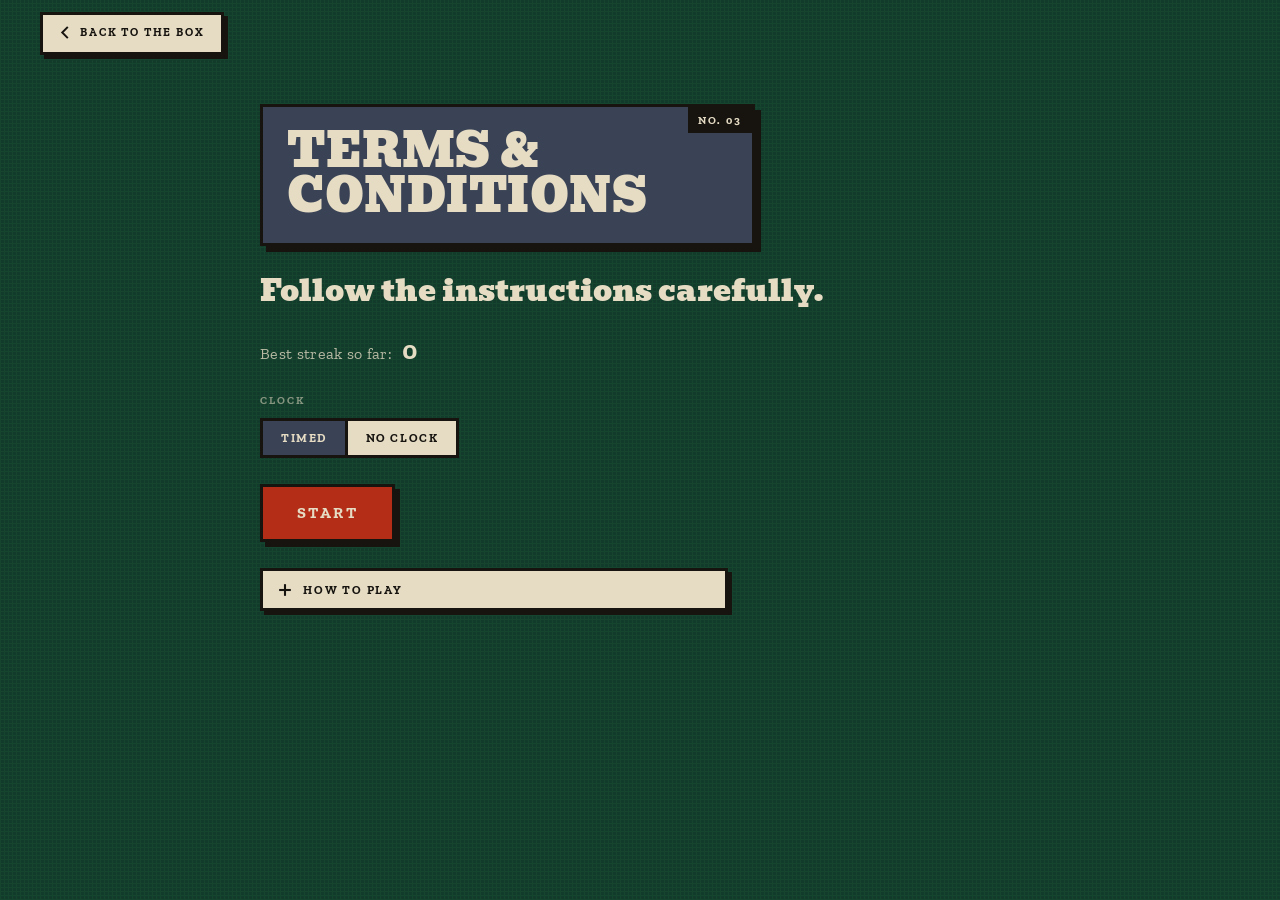
<file: games/terms-and-conditions/index.html>
<!DOCTYPE html>
<html lang="en">
<head>
<meta charset="UTF-8">
<meta name="viewport" content="width=device-width, initial-scale=1.0">
<title>Terms &amp; Conditions — Game Hub</title>
<link rel="stylesheet" href="type.css">
<link rel="stylesheet" href="style.css">
</head>
<body>
<a href="../../index.html" class="hub-link">
  <svg class="hub-link__arrow" viewBox="0 0 16 16" aria-hidden="true" focusable="false"><path d="M10 2 4 8l6 6" fill="none" stroke="currentColor" stroke-width="2.4" stroke-linecap="square"/></svg>
  Back to the box
</a>

<main class="wrap">
  <header class="head">
    <p class="head__no">No.&nbsp;03</p>
    <h1>Terms &amp;<br>Conditions</h1>
  </header>

  <div class="hud" id="hud" hidden>
    <span>Streak <b id="hudStreak">0</b></span>
    <!-- The count alone says nothing out loud; game.js keeps an aria-label on
         this in step with the count. -->
    <span class="badge" id="hudClauses" aria-label="0 clauses in force">0 clauses</span>
    <span id="hudBest">Best streak 0</span>
  </div>

  <!-- ── the menu ───────────────────────────────────────────────────────
       Deliberately almost empty. An earlier build printed the whole
       agreement here — precedence, the ramp, the lot — which is the one
       explanation this game must not give away: working out that the small
       print overrides the headline IS the game. One line, and let them find
       the rest on the sheet. ─────────────────────────────────────────── -->
  <section id="screen-menu" class="screen">
    <p class="tagline">Follow the instructions carefully.</p>

    <p class="menu-best">Best streak so far: <b id="menuBest">0</b></p>

    <div class="clock-group">
      <p class="clock-group__label">Clock</p>
      <div class="toggle-row" id="clockToggle" role="group" aria-label="Clock">
        <button type="button" class="toggle-btn active" data-value="timed" aria-pressed="true">Timed</button>
        <button type="button" class="toggle-btn" data-value="untimed" aria-pressed="false">No clock</button>
      </div>
    </div>

    <div class="btn-row">
      <button class="btn btn-primary btn-lead" id="startBtn">Start</button>
    </div>


    <!-- Shut by default, and that is the point: the menu still explains
         nothing to a player who does not ask, so working out that the small
         print outranks the headline is still there to be discovered. It is
         here for the player who has been voided three times and wants to be
         told why. A real <details>, so it needs no script and answers the
         keyboard on its own. -->
    <details class="howto drawer">
      <summary class="howto__summary drawer__summary">
        <svg class="drawer__mark" viewBox="0 0 20 20" aria-hidden="true" focusable="false">
          <g stroke="currentColor" stroke-width="2.6" stroke-linecap="square">
            <path class="drawer__mark-v" d="M10 4v12"/>
            <path d="M4 10h12"/>
          </g>
        </svg>
        How to play
      </summary>
      <div class="howto__body drawer__body">
        <ul class="howto__list">
          <li>Always click the biggest shape.</li>
          <li>Every 3 correct answers, a new rule is added to the list.</li>
          <li>But read the numbered rules under it first. A rule can
            change the answer.</li>
          <li>If more than one rule applies, use the last one in the list.</li>
          <li>You get less time to answer as the game goes on.</li>
          <li>One wrong click, or running out of time, ends the game.</li>
          <li>Your score is the most correct answers you got in a row.</li>
          <li>You can press <kbd>1</kbd>&ndash;<kbd>6</kbd> to pick a shape instead of clicking.</li>
        </ul>
      </div>
    </details>
  </section>

  <!-- ── a new clause ───────────────────────────────────────────────── -->
  <section id="screen-amendment" class="screen" hidden>
    <div class="amend-card">
      <p class="amend-card__no" id="amendNo">Amendment 1</p>
      <!-- Every clause is an override, and on the amendment card that is the
           whole point, so the word carrying it is lifted out of the sentence
           and set large. On the sheet itself it stays inline, where the
           clause has to read as one line of small print. -->
      <p class="amend-card__except" id="amendExcept">Except</p>
      <p class="amend-card__text" id="amendText"></p>
      <!-- What this clause has to outrank. Shut by default and hidden
           altogether on the first amendment, when there is nothing above it. -->
      <details class="recall drawer" id="recall" hidden>
        <summary class="recall__summary drawer__summary">
          <svg class="drawer__mark" viewBox="0 0 20 20" aria-hidden="true" focusable="false">
            <g stroke="currentColor" stroke-width="2.6" stroke-linecap="square">
              <path class="drawer__mark-v" d="M10 4v12"/>
              <path d="M4 10h12"/>
            </g>
          </svg>
          Clause review
        </summary>
        <div class="recall__body drawer__body">
          <p class="recall__headline" id="recallHeadline"></p>
          <ol class="recall__list" id="recallList"></ol>
        </div>
      </details>

      <p class="amend-card__note">Added to the bottom of the page, so it outranks every clause above it.</p>
      <div class="btn-row">
        <button class="btn btn-primary" id="amendBtn">Read and continue</button>
      </div>
    </div>
  </section>

  <!-- ── the round ──────────────────────────────────────────────────────
       Order on the sheet is the order of authority: the headline, then the
       small print that overrides it, then the shapes it is all about. The
       clauses sit directly under the headline rather than in a footer,
       because a rider that contradicts a line has to be read next to that
       line to be read at all. ────────────────────────────────────────── -->
  <section id="screen-play" class="screen" hidden>
    <div class="sheet" id="sheet" tabindex="-1">
      <p class="sheet__stamp" id="backdropStamp">Backdrop: Yellow</p>
      <h2 class="sheet__headline" id="headline">Click the biggest shape</h2>
      <!-- The visible "Terms and conditions" heading is gone: under the
           headline the list needs no introducing, and a label there would push
           the clauses away from the line they override. A screen reader still
           gets the grouping, from here. -->
      <ol class="fine" id="clauseList" aria-label="Terms and conditions"></ol>
      <div class="shapes" id="shapes"></div>
      <div class="bar" id="clockBar" aria-hidden="true"><span class="bar__fill" id="barFill"></span></div>
    </div>
  </section>

  <!-- ── the run ends ───────────────────────────────────────────────── -->
  <section id="screen-over" class="screen" hidden>
    <div class="over-card">
      <h2 id="overTitle">Void</h2>
      <div id="overWhy"></div>
      <!-- The sheet as it stood, printed back with the two shapes that matter
           marked: an X through the one that was clicked and a ring round the
           one the small print actually named. Saying it in words alone asks
           the player to take the verdict on trust. -->
      <div class="recap" id="overRecap" hidden>
        <div class="recap__sheet" id="recapSheet">
          <p class="recap__stamp" id="recapStamp"></p>
          <p class="recap__headline" id="recapHeadline"></p>
          <div class="recap__row" id="recapShapes"></div>
        </div>
      </div>
      <p class="over-card__detail" id="overDetail"></p>
      <div class="btn-row">
        <button class="btn btn-primary" id="againBtn">Begin again</button>
      </div>
    </div>
  </section>
</main>

<script src="clauses.js"></script>
<script src="round.js"></script>
<script src="storage.js"></script>
<script src="game.js"></script>
</body>
</html>
</file>
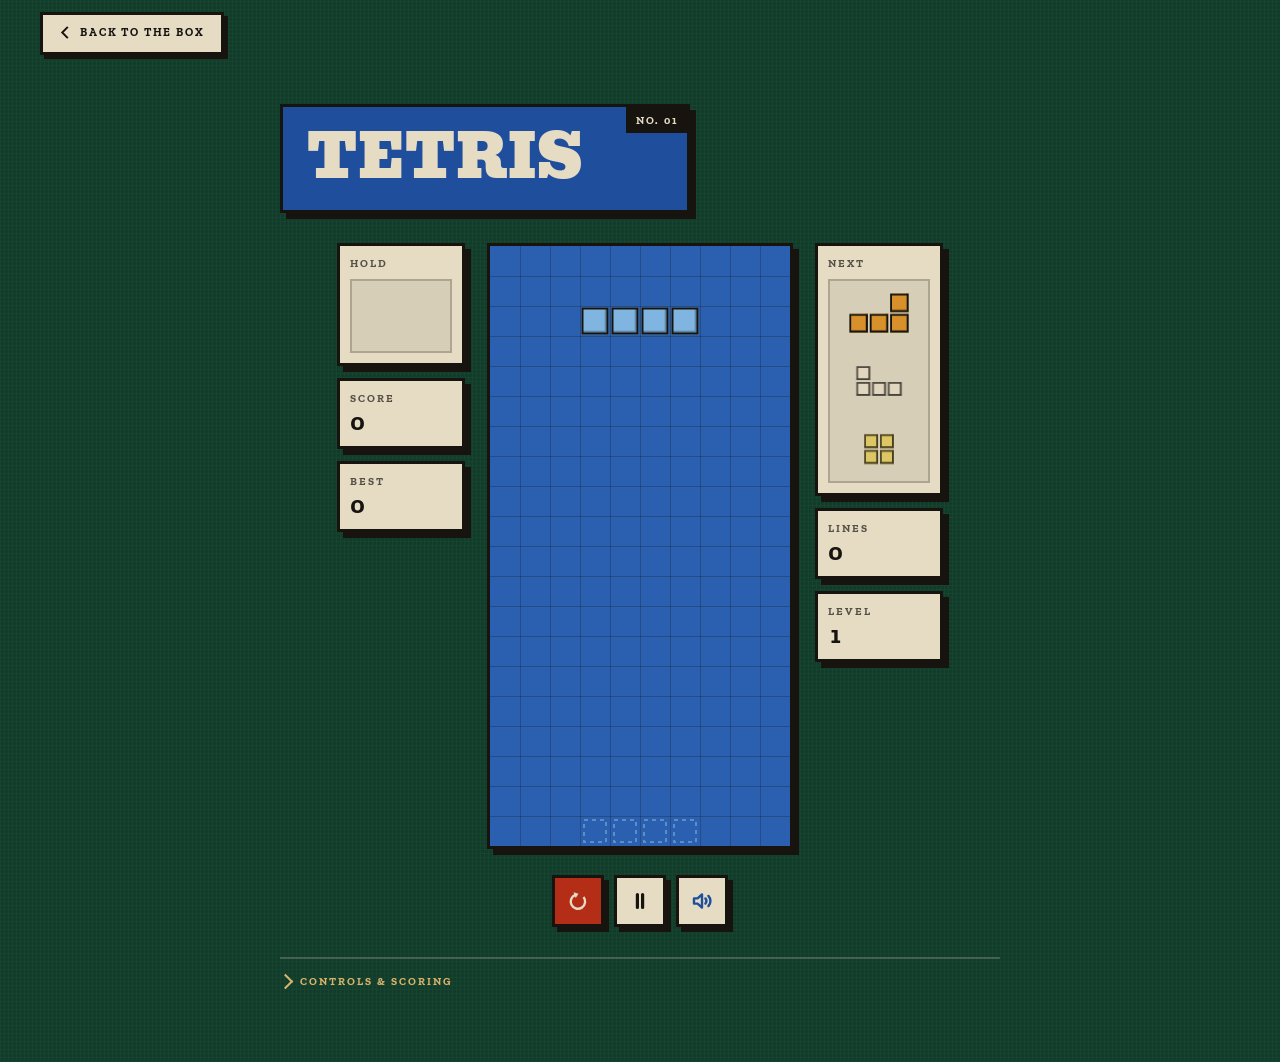
<file: games/tetris/index.html>
<!DOCTYPE html>
<html lang="en">
<head>
<meta charset="UTF-8">
<meta name="viewport" content="width=device-width, initial-scale=1.0">
<title>Tetris — Game Hub</title>
<link rel="stylesheet" href="type.css">
<link rel="stylesheet" href="style.css">
</head>
<body>
<a href="../../index.html" class="hub-link">
  <svg class="hub-link__arrow" viewBox="0 0 16 16" aria-hidden="true" focusable="false"><path d="M10 2 4 8l6 6" fill="none" stroke="currentColor" stroke-width="2.4" stroke-linecap="square"/></svg>
  Back to the box
</a>

<main class="wrap">
  <header class="head">
    <p class="head__no">No.&nbsp;01</p>
    <h1>Tetris</h1>
  </header>

  <div class="layout">
    <aside class="panel panel-left">
      <div class="box">
        <span class="box-label">Hold</span>
        <canvas id="hold" width="110" height="80"></canvas>
      </div>
      <div class="stat">
        <span class="stat-label">Score</span>
        <span class="stat-value" id="score">0</span>
      </div>
      <div class="stat">
        <span class="stat-label">Best</span>
        <span class="stat-value" id="best">0</span>
      </div>
    </aside>

    <div class="stage">
      <canvas id="board" width="300" height="600"></canvas>
      <div class="overlay" id="overlay" hidden>
        <h2 id="overlayTitle"></h2>
        <p id="overlayText"></p>
      </div>
    </div>

    <aside class="panel panel-right">
      <div class="box">
        <span class="box-label">Next</span>
        <canvas id="next" width="110" height="220"></canvas>
      </div>
      <div class="stat">
        <span class="stat-label">Lines</span>
        <span class="stat-value" id="lines">0</span>
      </div>
      <div class="stat">
        <span class="stat-label">Level</span>
        <span class="stat-value" id="level">1</span>
      </div>
    </aside>
  </div>

  <div class="controls">
    <button class="btn btn-icon btn-primary" id="newGameBtn" type="button" title="New game" aria-label="New game">
      <svg class="ico" viewBox="0 0 24 24" aria-hidden="true" focusable="false">
        <g fill="none" stroke="currentColor" stroke-width="2.4" stroke-linecap="butt">
          <path d="M17.5 8A7.2 7.2 0 1 1 9.5 5.8"/>
        </g>
        <path d="M12.5 4.8 9.7 9.1 7.5 3.3Z" fill="currentColor"/>
      </svg>
    </button>
    <button class="btn btn-icon btn-ghost" id="pauseBtn" type="button" title="Pause" aria-label="Pause">
      <svg class="ico ico--pause" viewBox="0 0 24 24" aria-hidden="true" focusable="false">
        <g fill="none" stroke="currentColor" stroke-width="3.2" stroke-linecap="round">
          <path d="M9.4 5.6v12.8M14.6 5.6v12.8"/>
        </g>
      </svg>
      <svg class="ico ico--play" viewBox="0 0 24 24" aria-hidden="true" focusable="false">
        <g fill="none" stroke="currentColor" stroke-width="2.6" stroke-linecap="round" stroke-linejoin="round">
          <path d="M8.4 5.4 18.6 12 8.4 18.6Z"/>
        </g>
      </svg>
    </button>
    <button class="btn btn-icon btn-ghost btn-sound" id="soundBtn" type="button" aria-pressed="true" title="Sound on" aria-label="Sound on">
      <svg class="ico" viewBox="0 0 24 24" aria-hidden="true" focusable="false">
        <g fill="none" stroke="currentColor" stroke-width="2.4" stroke-linecap="round" stroke-linejoin="round">
          <path d="M4 9.4h3.6L12 5.4v13.2L7.6 14.6H4Z"/>
          <g class="ico__waves">
            <path d="M15.4 9.4a4 4 0 0 1 0 5.2"/>
            <path d="M18.4 6.9a7.4 7.4 0 0 1 0 10.2"/>
          </g>
          <g class="ico__cross">
            <path d="M15.6 9.6 20.4 14.4M20.4 9.6 15.6 14.4"/>
          </g>
        </g>
      </svg>
    </button>
  </div>

  <details class="help">
    <summary>Controls &amp; scoring</summary>
    <dl>
      <div><dt>&larr; / &rarr;</dt><dd>Move sideways &mdash; hold to keep going</dd></div>
      <div><dt>&darr;</dt><dd>Drop faster, one row at a time</dd></div>
      <div><dt>Space</dt><dd>Drop it all the way, now</dd></div>
      <div><dt>&uarr; / X</dt><dd>Turn clockwise</dd></div>
      <div><dt>Z / Ctrl</dt><dd>Turn anticlockwise</dd></div>
      <div><dt>C / Shift</dt><dd>Set the piece aside &mdash; once per piece</dd></div>
      <div><dt>Esc / P</dt><dd>Pause</dd></div>
      <div><dt>Enter</dt><dd>Start over</dd></div>
    </dl>
    <p class="help-note">
      Scoring follows the standard guideline: 100 / 300 / 500 / 800 for one to four lines,
      multiplied by the level, plus back-to-back combo bonuses. A soft drop scores 1 per row,
      a hard drop 2. The level, and the speed with it, rises every 10 lines.
    </p>
  </details>
</main>

<script src="tetromino.js"></script>
<script src="board.js"></script>
<script src="render.js"></script>
<script src="audio.js"></script>
<script src="game.js"></script>
</body>
</html>
</file>
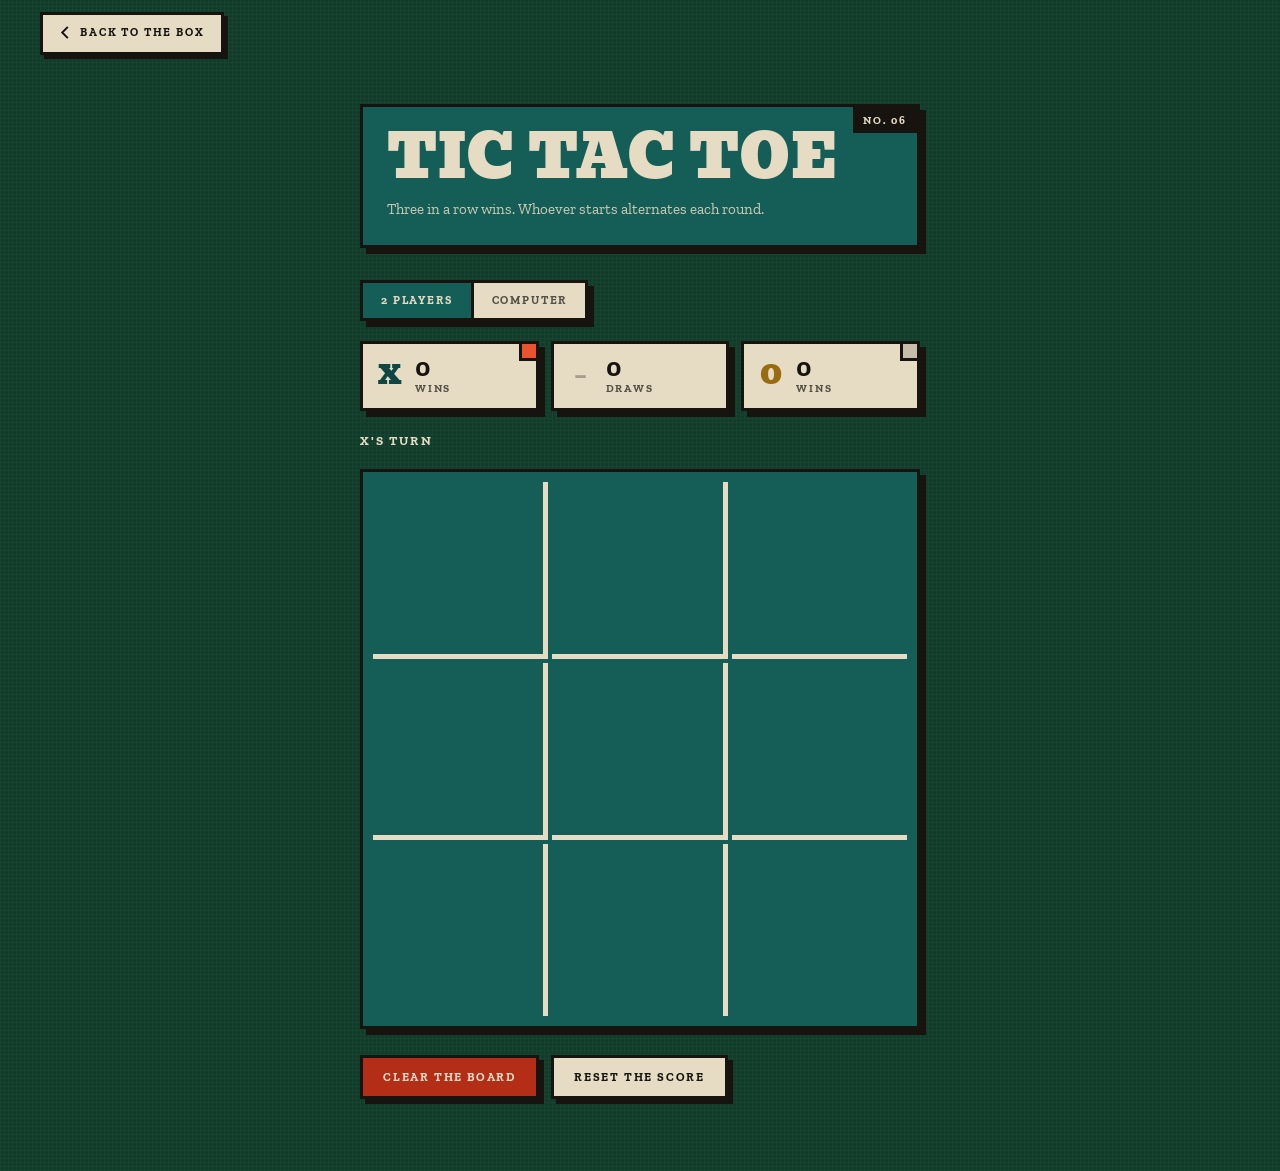
<file: games/tic-tac-toe/index.html>
<!DOCTYPE html>
<html lang="en">
<head>
<meta charset="UTF-8">
<meta name="viewport" content="width=device-width, initial-scale=1.0">
<title>Tic Tac Toe — Game Hub</title>
<link rel="stylesheet" href="type.css">
<link rel="stylesheet" href="style.css">
</head>
<body>
<a href="../../index.html" class="hub-link">
  <svg class="hub-link__arrow" viewBox="0 0 16 16" aria-hidden="true" focusable="false"><path d="M10 2 4 8l6 6" fill="none" stroke="currentColor" stroke-width="2.4" stroke-linecap="square"/></svg>
  Back to the box
</a>

<main class="wrap">
  <header class="head">
    <p class="head__no">No.&nbsp;06</p>
    <h1>Tic&nbsp;Tac&nbsp;Toe</h1>
    <p class="head__rule" id="headRule">Three in a row wins. Whoever starts alternates each round.</p>
  </header>

  <!-- Who you are playing. Above the scoreboard because it changes what the
       scoreboard is counting. -->
  <div class="modes" role="group" aria-label="Opponent">
    <button class="mode-btn is-on" type="button" id="modeTwo" aria-pressed="true">2 players</button>
    <button class="mode-btn" type="button" id="modeCpu" aria-pressed="false">Computer</button>
  </div>

  <div class="scoreboard">
    <div class="score-card" data-player="X" id="scoreX">
      <span class="lamp" aria-hidden="true"></span>
      <span class="mark mark-x">X</span>
      <span class="score-value" id="scoreXValue">0</span>
      <span class="score-label" id="scoreXLabel">wins</span>
    </div>
    <div class="score-card draws" id="scoreDraws">
      <span class="mark mark-draw">&ndash;</span>
      <span class="score-value" id="scoreDrawValue">0</span>
      <span class="score-label">draws</span>
    </div>
    <div class="score-card" data-player="O" id="scoreO">
      <span class="lamp" aria-hidden="true"></span>
      <span class="mark mark-o">O</span>
      <span class="score-value" id="scoreOValue">0</span>
      <span class="score-label" id="scoreOLabel">wins</span>
    </div>
  </div>

  <p class="status" id="status" role="status" aria-live="polite">X's turn</p>

  <div class="board" id="board">
    <button class="cell" data-index="0"></button>
    <button class="cell" data-index="1"></button>
    <button class="cell" data-index="2"></button>
    <button class="cell" data-index="3"></button>
    <button class="cell" data-index="4"></button>
    <button class="cell" data-index="5"></button>
    <button class="cell" data-index="6"></button>
    <button class="cell" data-index="7"></button>
    <button class="cell" data-index="8"></button>
    <svg class="win-line" id="winLine" viewBox="0 0 300 300" preserveAspectRatio="none" aria-hidden="true" focusable="false">
      <line id="winLineEl" x1="0" y1="0" x2="0" y2="0" />
    </svg>
  </div>

  <div class="controls">
    <button class="btn btn-primary" id="newRoundBtn">Clear the board</button>
    <button class="btn btn-ghost" id="resetScoresBtn">Reset the score</button>
  </div>
</main>

<script src="script.js"></script>
</body>
</html>
</file>
<file: type.css>
﻿/* Game Hub type. Both faces are base64 data URIs on purpose: Chrome refuses to
   fetch @font-face files over file://, and this project must open straight off
   disk. Bevan is the lid face (box titles only). Zilla Slab is everything else.
   Duplicated into every game folder because game folders share nothing. */
@font-face {
  font-family: 'Lid';
  font-style: normal;
  font-weight: 400;
  font-display: block;
  src: url([data-uri]) format('woff2');
}
@font-face {
  font-family: 'Slab';
  font-style: normal;
  font-weight: 400;
  font-display: swap;
  src: url([data-uri]) format('woff2');
}
@font-face {
  font-family: 'Slab';
  font-style: normal;
  font-weight: 700;
  font-display: swap;
  src: url([data-uri]) format('woff2');
}
</file>
<file: hub.css>
/* ==========================================================================
   Game Hub — the compendium table.

   The page is the inside of a boxed set: bottle-green baize, the lid propped
   at the top edge, and the games laid out on it as separately printed boards.
   Depth in here is never light: it is one flat plate overlapping another, the
   way die-cut board actually stacks. No gradients, no glass, no blur.
   ========================================================================== */

:root {
  /* the table and the box */
  --table:      #123b2c;
  --table-deep: #0d2b20;
  --table-weft: #16452f;
  --tray:       #6d5a41;
  --tray-cut:   #4a3d2c;

  /* ink and stock */
  --ink:        #171410;
  --ink-70:     rgba(23, 20, 16, .70);
  --ink-30:     rgba(23, 20, 16, .30);
  --ink-15:     rgba(23, 20, 16, .15);
  --ink-08:     rgba(23, 20, 16, .08);
  --paper:      #e6dcc4;
  --paper-dim:  #c3b696;

  /* the one reserved colour: the action */
  --red:        #b32d17;
  --red-lit:    #e8542f;

  /* printed fields, one per game */
  --f-tetris:   #1f4f9c;
  --f-2048:     #d8912a;
  --f-ttt:      #155e58;
  --f-math:     #6a2e5c;
  --f-romp:     #4aa3d8;
  --f-terms:    #3a4356;
  --f-ink:      #6d4326;

  --edge:       6px;   /* the thickness of a board */
  --gap:        26px;
}

* { box-sizing: border-box; }

html {
  background: var(--table);
  /* woven baize: hard-stop lines only, no soft blending */
  background-image:
    repeating-linear-gradient(90deg, var(--table-weft) 0 1px, transparent 1px 4px),
    repeating-linear-gradient(0deg,  var(--table-weft) 0 1px, transparent 1px 4px);
  color: var(--paper);
  -webkit-text-size-adjust: 100%;
}

body {
  margin: 0;
  font: 400 16px/1.55 Slab, Georgia, serif;
  min-height: 100%;
  padding: 0 clamp(16px, 4vw, 56px) 72px;
}

/* browser surfaces get the palette too ------------------------------------ */
::selection { background: var(--red); color: var(--paper); }
:focus-visible {
  outline: 3px solid var(--red-lit);
  outline-offset: 3px;
}
html { scrollbar-color: var(--tray) var(--table-deep); }
::-webkit-scrollbar { width: 13px; height: 13px; }
::-webkit-scrollbar-track { background: var(--table-deep); }
::-webkit-scrollbar-thumb { background: var(--tray); border: 3px solid var(--table-deep); }
::-webkit-scrollbar-thumb:hover { background: #85704f; }

/* ── the lid, propped at the top edge ─────────────────────────────────── */

.lid {
  display: flex;
  align-items: flex-end;
  gap: clamp(16px, 3vw, 36px);
  max-width: 1320px;
  margin: 0 auto;
  padding: clamp(28px, 5vw, 54px) 0 clamp(26px, 4vw, 44px);
}

.lid__plate {
  position: relative;
  background: var(--table-deep);
  border: 3px solid var(--ink);
  box-shadow: inset 0 0 0 3px var(--table-deep), inset 0 0 0 6px #b98f3e;
  padding: clamp(20px, 3.4vw, 32px) clamp(24px, 4.4vw, 46px) clamp(18px, 2.8vw, 26px);
}

.lid__word {
  font: 400 clamp(40px, 8.5vw, 88px)/1 Lid, Georgia, serif;
  letter-spacing: .012em;
  margin: 0;
  color: var(--paper);
  text-transform: uppercase;
}

.lid__set {
  margin: .5em 0 0;
  font-size: clamp(12px, 1.5vw, 15px);
  font-weight: 700;
  letter-spacing: .22em;
  text-transform: uppercase;
  color: #d9b46a;
}

.lid__stamp {
  display: flex;
  align-items: center;
  gap: 12px;
  padding-bottom: 10px;
  color: var(--paper-dim);
}

.rosette { width: 44px; height: 44px; flex: none; }

.lid__printed {
  margin: 0;
  font-size: 11px;
  font-weight: 700;
  line-height: 1.35;
  letter-spacing: .18em;
  text-transform: uppercase;
}

/* ── the tray: boards laid out on the table ───────────────────────────── */

/* A drawn plan, not an auto-fitting card soup: twelve columns, with widths
   cycling 5-4-3 by position rather than by a class on each board.

   Adding a game is one <a class="board"> element and no CSS edit: the cycle
   assigns its width, and the empty slot always ends on the last column line
   (grid-column-end: -1), so it stretches to close whatever the last row of
   boards left open. Five games, six, seven or twelve all come out flush. */
.tray {
  display: grid;
  grid-template-columns: repeat(12, 1fr);
  /* Cards in a row share a height, so every top and every bottom lines up.
     Widths still differ — that is the plan — but the row reads as one band. */
  align-items: stretch;
  gap: var(--gap);
  max-width: 1320px;
  margin: 0 auto;
  /* the cut edges sit inside the page, never past it */
  padding: 0 var(--edge) var(--edge) 0;
}

.board,
.slot {
  --field: var(--tray);
  --on-field: var(--paper);
  position: relative;
  display: flex;
  flex-direction: column;
  min-width: 0;
  text-decoration: none;
  color: var(--ink);
}

/* The tray is a hand-composed plan rather than a repeating cycle: each board
   is given its width and its drawing ceiling on its own line, below, next to
   its field colour. Rows add up to 12 and every row shares one height, so a
   tall narrow board sits beside a wide short one with both edges level.
   Adding a game means giving it a span there and re-checking the row sums. */

/* the printed face of the board */
.board__field {
  position: relative;
  /* Grows into the height the row hands down, with the drawing centred in
     it rather than pinned to the top. */
  flex: 1 1 auto;
  display: flex;
  align-items: center;
  justify-content: center;
  background: var(--field);
  color: var(--on-field);
  border: 3px solid var(--ink);
  padding: 18px;
  margin-right: var(--edge);
  /* the board's own cut edge: a flat plate under it, and nothing else. No
     blur anywhere in this system — depth is one flat plate over another. */
  box-shadow: var(--edge) var(--edge) 0 0 var(--ink);
  transition: transform .16s cubic-bezier(.2, .9, .3, 1), box-shadow .16s cubic-bezier(.2, .9, .3, 1);
}

/* Height follows the drawing up to the board's own ceiling, so the row is a
   composed plan of different sizes rather than a band of equal plates — and
   a narrow board can never out-grow a wide one. */
.board__art {
  display: block;
  width: 100%;
  height: auto;
  max-height: var(--art-cap, 300px);
  color: var(--on-field);
}

/* the set number, printed into the corner of every board */
.board__no {
  position: absolute;
  top: 0;
  right: 0;
  background: var(--ink);
  color: var(--paper);
  font-size: 11px;
  font-weight: 700;
  letter-spacing: .14em;
  text-transform: uppercase;
  padding: 5px 10px 4px;
}

/* the glued-on label strip along the bottom of the board */
.board__foot {
  /* Cover the field's lower shadow at rest as well as during hover. */
  position: relative;
  display: block;
  background: var(--paper);
  color: var(--ink);
  border: 3px solid var(--ink);
  border-top: 0;
  margin-right: var(--edge);
  padding: 14px 16px 15px;
  box-shadow: var(--edge) var(--edge) 0 0 var(--ink);
  transition: transform .16s cubic-bezier(.2, .9, .3, 1), box-shadow .16s cubic-bezier(.2, .9, .3, 1);
}

.board__title {
  display: block;
  font: 400 clamp(21px, 2.3vw, 27px)/1 Lid, Georgia, serif;
  text-transform: uppercase;
  letter-spacing: .01em;
}

.board__rule {
  display: block;
  margin-top: 8px;
  font-size: 14.5px;
  line-height: 1.45;
  max-width: 46ch;
  color: var(--ink-70);
}

.board__spec {
  display: block;
  margin-top: 11px;
  font-size: 11px;
  font-weight: 700;
  letter-spacing: .15em;
  text-transform: uppercase;
  color: var(--ink);
}

/* the printed record strip: what the box remembers about you */
.board__record {
  display: block;
  margin-top: 12px;
  padding-top: 9px;
  border-top: 2px solid var(--ink-15);
  font-size: 12px;
  font-weight: 700;
  letter-spacing: .09em;
  text-transform: uppercase;
  font-variant-numeric: tabular-nums;
  color: var(--ink);
}

.board__record--none { color: var(--ink-70); font-weight: 400; letter-spacing: .06em; }

/* picking up a board */
.board:hover .board__field,
.board:hover .board__foot,
.board:focus-visible .board__field,
.board:focus-visible .board__foot {
  transform: translate(-3px, -3px);
  box-shadow: calc(var(--edge) + 3px) calc(var(--edge) + 3px) 0 0 var(--ink);
}
.board:hover .board__foot,
.board:focus-visible .board__foot {
  box-shadow: calc(var(--edge) + 3px) calc(var(--edge) + 3px) 0 0 var(--ink);
}
.board:active .board__field,
.board:active .board__foot { transform: translate(1px, 1px); }

.board:hover .board__title,
.board:focus-visible .board__title { color: var(--red); }

.board:focus-visible { outline: none; }
.board:focus-visible .board__field { outline: 3px solid var(--red-lit); outline-offset: 4px; }

/* the fields, one per game */
/* colour, width and drawing ceiling, one line each. Row 1 is 3+6+3,
   row 2 is 6+3+3, row 3 is 8 with the open slot closing it at 4. */
.board--tetris { --field: var(--f-tetris); --on-field: var(--paper); grid-column: span 3; --art-cap: 215px; }
.board--romp   { --field: var(--f-romp);   --on-field: var(--ink);   grid-column: span 6; --art-cap: 240px; }
.board--terms  { --field: var(--f-terms);  --on-field: var(--paper); grid-column: span 3; --art-cap: 210px; }
.board--math   { --field: var(--f-math);   --on-field: var(--paper); grid-column: span 5; --art-cap: 192px; }
.board--2048   { --field: var(--f-2048);   --on-field: var(--ink);   grid-column: span 4; --art-cap: 214px; }
.board--ttt    { --field: var(--f-ttt);    --on-field: var(--paper); grid-column: span 3; --art-cap: 178px; }
.board--ink    { --field: var(--f-ink);    --on-field: var(--paper); grid-column: span 7; --art-cap: 300px; }

/* 2048 is a perfect square. It takes its height from its own width rather
   than from the row, which only works because it is the tallest thing in
   its row and therefore sets that height for everyone else. align-self is
   start so a stretched height can never win and squash the ratio — if the
   row ever grows past it, the square survives and its foot sits high. */
.board--2048 { aspect-ratio: 1; align-self: start; }

/* ── drawn components inside the boards ──────────────────────────────── */

.ink-fill-8  { fill: var(--ink-08); }
.ink-line-15 { stroke: currentColor; opacity: .28; fill: none; }

.tiles text {
  font: 700 19px/1 Slab, Georgia, serif;
  fill: var(--ink);
  text-anchor: middle;
  font-variant-numeric: tabular-nums;
}
.tiles text.sm { font-size: 15px; }
.tiles text.rev { fill: var(--paper); }

.mark-x { stroke: var(--paper); }
.mark-o { stroke: #e8c25a; }
.mark-win { stroke: var(--red-lit); fill: none; }

/* Terms & Conditions: the clause that overrides is the live thing on the slip,
   and the shape it points at is marked to match. Gold, not red — this is state
   the sheet is reporting, not a control. */
.mark-clause { stroke: #e8c25a; }
.mark-clause-lit { fill: #e8c25a; }

.pf rect { fill: #2e7d3a; stroke: var(--ink); stroke-width: 2.5; }
.runner  { fill: var(--ink); stroke: var(--ink); }
.arc     { stroke: var(--ink); opacity: .45; }
.pickup circle { fill: #e8c25a; stroke: var(--ink); stroke-width: 2.5; }
.flag    { fill: var(--red); stroke: var(--ink); }

/* ── the open space in the tray ──────────────────────────────────────── */

/* The slot closes the last row. The plan is composed by hand now, so its
   width is stated rather than derived: Nonograms takes 7 of the last row and
   the slot takes the 5 that are left. Move a board and this is the other
   number to re-check. */
.slot {
  grid-column: span 12;
  min-height: 246px;
  margin-right: var(--edge);
  display: flex;
  flex-direction: column;
  align-items: center;
  justify-content: center;
  gap: 10px;
  padding: 26px 18px;
  color: var(--paper-dim);
  border: 3px dashed rgba(230, 220, 196, .34);
  background:
    repeating-linear-gradient(135deg,
      rgba(230, 220, 196, .05) 0 9px,
      transparent 9px 18px);
}

.slot__no {
  font-size: 11px;
  font-weight: 700;
  letter-spacing: .16em;
  text-transform: uppercase;
}

.slot__line {
  margin: 0;
  text-align: center;
  font-size: 15px;
  line-height: 1.35;
  color: var(--paper-dim);
}

.slot__cut { width: 34px; height: 34px; color: rgba(230, 220, 196, .4); }

.slot { grid-column: span 5; }

/* ── colophon ─────────────────────────────────────────────────────────── */

.colophon {
  max-width: 1320px;
  margin: clamp(44px, 7vw, 78px) auto 0;
  padding-top: 22px;
  border-top: 2px solid rgba(230, 220, 196, .2);
  display: flex;
  flex-wrap: wrap;
  gap: 10px clamp(24px, 5vw, 60px);
  align-items: baseline;
}

.colophon__set {
  margin: 0;
  flex: none;
  font-size: 11px;
  font-weight: 700;
  letter-spacing: .18em;
  text-transform: uppercase;
  color: #d9b46a;
}

/* ── opening the box ──────────────────────────────────────────────────── */

/* The intro is built by hub.js, never by the markup, so a browser with no
   JavaScript gets the finished page and nothing to clean up. Every class here
   is removed when it ends, which is what makes the last frame of the opening
   and the resting page the same thing rather than two things that resemble
   each other. */

.boot-stage {
  position: relative;
  transform-origin: 0 0;
}

/* The box, drawn as a window onto the top of the page rather than as walls
   around the whole of it — which is what lets the cards inside be big enough
   to read. One element does both jobs: its concentric outer shadows are the
   chipboard walls, and the last one is a spread wide enough to hide
   everything beyond the window.

   It lives inside .boot-stage, so the single transform that flies the view in
   scales the box and the cards together with no second animation to keep in
   step. Its rect is set from JS and sized so that at scale(1) all four walls
   are outside the viewport — which is why it can simply be removed at the end
   with nothing fading away in view. */
.boot-frame {
  position: absolute;
  z-index: 2;
  pointer-events: none;
  box-shadow:
    0 0 0 3px var(--ink),
    0 0 0 29px var(--tray),
    0 0 0 32px var(--ink),
    0 0 0 6000px var(--table);
}

/* Before the box exists: hide the contents but keep the baize, so what shows
   is an empty table rather than a blank page or a flash of the finished one. */
html.boot-hold body { visibility: hidden; }

/* `scrollbar-gutter` keeps the gutter reserved while scrolling is locked.
   Without it the page measures ~15px wider during the opening than it does at
   rest, and the whole layout snaps sideways when the class comes off. */
html.booting { scrollbar-gutter: stable; }
html.booting,
html.booting body { overflow: hidden; }

/* The contents need no hiding of their own: the cloth covers the window and
   the frame occludes everything past it. Only the lid is held back, because
   the tag does not arrive until the cover lands on it. */
html.booting .lid { opacity: 0; }

.boot {
  position: fixed;
  inset: 0;
  z-index: 100;
}

/* The cloth over the contents while the box is closed. It is set to the same
   rect as the frame and scales with it, so the chipboard is visible around it
   from the first frame — a closed box, not a sign — and it fades as the cover
   comes off to reveal the boards already sitting in the tray. */
.boot-cloth {
  position: absolute;
  z-index: 3;
  background: var(--table-deep);
  background-image:
    repeating-linear-gradient(90deg, var(--table-weft) 0 1px, transparent 1px 4px),
    repeating-linear-gradient(0deg,  var(--table-weft) 0 1px, transparent 1px 4px);
}

/* Carries the flight from the whole face of the closed box to the tag in the
   top-left corner. The size is animated as width/height rather than as a
   scale, so the 3px keyline and the gold rule stay printed weight at every
   size instead of growing with the plate — a bigger lid, not a photograph of
   a smaller one. The transform is left free for the tilt of the lift, so its
   origin is the middle rather than the corner. */
.boot__cover { position: fixed; transform-origin: 50% 50%; }
.boot__cover .lid__plate {
  width: 100%;
  height: 100%;
  display: flex;
  flex-direction: column;
  justify-content: center;
  align-items: center;
}

/* The wordmark, wrapped so it can be scaled and centred independently of the
   plate around it. At the resting size the plate is exactly its content plus
   padding, so centring a fit-content block moves nothing and the scale is 1 —
   which is what keeps the last frame identical to the resting page. */
.boot__cover-mark { transform-origin: 50% 50%; }

.boot__skip {
  position: fixed;
  right: clamp(16px, 4vw, 40px);
  bottom: clamp(16px, 4vw, 34px);
  background: none;
  border: 0;
  padding: 8px 2px;
  cursor: pointer;
  font: 700 11px/1 Slab, Georgia, serif;
  letter-spacing: .18em;
  text-transform: uppercase;
  color: rgba(230, 220, 196, .55);
}
.boot__skip:hover { color: var(--paper); }

/* the printed mark by the lid doubles as a way to watch it open again */
.lid__replay {
  background: none;
  border: 0;
  padding: 0;
  margin: 0;
  cursor: pointer;
  color: inherit;
  display: block;
  line-height: 0;
}
.lid__replay:hover { color: var(--paper); }

@media (prefers-reduced-motion: reduce) {
  /* no opening at all — hub.js checks this too and never starts one, so this
     is belt and braces against either state being left on the page */
  html.boot-hold body { visibility: visible; }
  html.booting .lid { opacity: 1; }
  .boot { display: none; }
}

/* ── narrow ───────────────────────────────────────────────────────────── */

/* Two boards to a row, still unequal — 7 and 5, never a pair of matching
   halves. The slot keeps closing the row on its own. */
@media (max-width: 1080px) {
  /* the perfect square belongs to the composed wide plan only */
  .board--2048 { aspect-ratio: auto; }
  /* Two to a row, still unequal, and the pairs keep their character: the
     tall one next to the wide one. */
  .board--tetris { grid-column: span 5; --art-cap: 300px; }
  .board--romp   { grid-column: span 7; --art-cap: 280px; }
  .board--terms  { grid-column: span 5; --art-cap: 220px; }
  .board--math   { grid-column: span 7; --art-cap: 260px; }
  .board--2048   { grid-column: span 7; --art-cap: 240px; }
  .board--ttt    { grid-column: span 5; --art-cap: 200px; }
  .board--ink    { grid-column: span 12; --art-cap: 280px; }
  .slot { grid-column: span 12; }
}

@media (max-width: 700px) {
  :root { --edge: 5px; --gap: 20px; }
  .lid { flex-direction: column; align-items: flex-start; gap: 18px; }
  .lid__stamp { padding-bottom: 0; }
  .tray a.board { grid-column: 1 / -1; --art-cap: 220px; }
  .slot { grid-column: 1 / -1; min-height: 150px; }
  .board__field { padding: 14px; }
}

@media (prefers-reduced-motion: reduce) {
  .board__field, .board__foot { transition: none; }
}
</file>
<file: games/2048/type.css>
﻿/* Game Hub type. Both faces are base64 data URIs on purpose: Chrome refuses to
   fetch @font-face files over file://, and this project must open straight off
   disk. Bevan is the lid face (box titles only). Zilla Slab is everything else.
   Duplicated into every game folder because game folders share nothing. */
@font-face {
  font-family: 'Lid';
  font-style: normal;
  font-weight: 400;
  font-display: block;
  src: url([data-uri]) format('woff2');
}
@font-face {
  font-family: 'Slab';
  font-style: normal;
  font-weight: 400;
  font-display: swap;
  src: url([data-uri]) format('woff2');
}
@font-face {
  font-family: 'Slab';
  font-style: normal;
  font-weight: 700;
  font-display: swap;
  src: url([data-uri]) format('woff2');
}
</file>
<file: games/2048/style.css>
/* ==========================================================================
   2048 — No. 05 in the Game Hub compendium.

   Printed card tiles in a chipboard tray. --tile and --gap on .board drive the
   wells, the tray size, the tile positions and every keyframe, so tile
   geometry is changed in exactly one place. The .tile transform transition is
   130ms and must stay in sync with MOVE_MS in game.js.
   ========================================================================== */

:root {
  --table:      #123b2c;
  --table-deep: #0d2b20;
  --table-weft: #16452f;

  --ink:        #171410;
  --ink-70:     rgba(23, 20, 16, .70);
  --ink-45:     rgba(23, 20, 16, .45);
  --ink-30:     rgba(23, 20, 16, .30);
  --ink-15:     rgba(23, 20, 16, .15);
  --paper:      #e6dcc4;
  --paper-dim:  #c3b696;

  --red:        #b32d17;
  --red-lit:    #e8542f;

  --field:      #d8912a;   /* this game's printed colour */
  --tray:       #8a5a18;   /* the chipboard the tiles sit in */
  --tile-8:     #ddb96f;   /* shared with the 8 tile, so the bonus grids print its colour */

  --edge:       6px;
}

* { box-sizing: border-box; }

html {
  background: var(--table);
  background-image:
    repeating-linear-gradient(90deg, var(--table-weft) 0 1px, transparent 1px 4px),
    repeating-linear-gradient(0deg,  var(--table-weft) 0 1px, transparent 1px 4px);
  color: var(--paper);
  -webkit-text-size-adjust: 100%;
}

body {
  margin: 0;
  font: 400 16px/1.55 Slab, Georgia, serif;
  min-height: 100vh;
  padding: 0 20px 72px;
  touch-action: manipulation;
}

::selection { background: var(--red); color: var(--paper); }
:focus-visible { outline: 3px solid var(--red-lit); outline-offset: 3px; }
html { scrollbar-color: #6d5a41 var(--table-deep); }
::-webkit-scrollbar { width: 13px; height: 13px; }
::-webkit-scrollbar-track { background: var(--table-deep); }
::-webkit-scrollbar-thumb { background: #6d5a41; border: 3px solid var(--table-deep); }

/* ── the tab back to the box ──────────────────────────────────────────── */

.hub-link {
  position: fixed;
  top: 12px;
  left: clamp(14px, 4vw, 40px);
  z-index: 10;
  display: inline-flex;
  align-items: center;
  gap: 8px;
  background: var(--paper);
  color: var(--ink);
  border: 3px solid var(--ink);
  padding: 9px 16px 10px;
  font-size: 11.5px;
  font-weight: 700;
  letter-spacing: .16em;
  text-transform: uppercase;
  text-decoration: none;
  box-shadow: 4px 4px 0 0 var(--ink);
  transition: transform .14s cubic-bezier(.2, .9, .3, 1);
}
.hub-link:hover, .hub-link:focus-visible { transform: translateY(3px); color: var(--red); }
.hub-link__arrow { width: 13px; height: 13px; }

/* ── page ─────────────────────────────────────────────────────────────── */

.wrap {
  container-type: inline-size;
  max-width: 520px;
  margin: 0 auto;
  padding-top: clamp(74px, 12vw, 104px);
}

/* This game's own printed field, on its own page: ochre, with the score
   plates set onto it the way a board carries its own scoring track. */
.head {
  position: relative;
  width: fit-content;
  max-width: 100%;
  display: flex;
  align-items: flex-start;
  justify-content: space-between;
  gap: 18px;
  flex-wrap: wrap;
  background: var(--field);
  border: 3px solid var(--ink);
  box-shadow: var(--edge) var(--edge) 0 0 var(--ink);
  margin: 0 var(--edge) calc(22px + var(--edge)) 0;
  padding: 22px 104px 24px 24px;
}

.head__title { min-width: 0; }

.head__no {
  position: absolute;
  top: 0;
  right: 0;
  background: var(--ink);
  color: var(--paper);
  padding: 5px 10px 4px;
  margin: 0;
  font-size: 11px;
  font-weight: 700;
  letter-spacing: .16em;
  text-transform: uppercase;
}

h1 {
  margin: 22px 0 0;
  font: 400 clamp(40px, 10vw, 62px)/0.95 Lid, Georgia, serif;
  letter-spacing: .012em;
  color: var(--ink);
  font-variant-numeric: tabular-nums;
}

.head__rule {
  margin: 12px 0 0;
  max-width: 34ch;
  font-size: 15px;
  color: var(--ink-70);
}

/* ── score plates ─────────────────────────────────────────────────────── */

.scores { display: flex; gap: 10px; }

.score-box {
  position: relative;
  min-width: 92px;
  background: var(--paper);
  color: var(--ink);
  border: 3px solid var(--ink);
  padding: 8px 12px 10px;
  box-shadow: var(--edge) var(--edge) 0 0 var(--ink);
}

.score-label {
  display: block;
  font-size: 11px;
  font-weight: 700;
  letter-spacing: .18em;
  text-transform: uppercase;
  color: var(--ink-70);
}

.score-value {
  display: block;
  font-size: 27px;
  font-weight: 700;
  line-height: 1.1;
  font-variant-numeric: tabular-nums;
}

.score-add {
  position: absolute;
  right: 10px;
  top: 8px;
  font-size: 15px;
  font-weight: 700;
  color: var(--red);
  opacity: 0;
  font-variant-numeric: tabular-nums;
}
.score-add.show { animation: rise .58s cubic-bezier(.2, .9, .3, 1); }
@keyframes rise {
  from { opacity: 1; transform: translateY(0); }
  to   { opacity: 0; transform: translateY(-22px); }
}

/* ── controls ─────────────────────────────────────────────────────────── */

.grid-options {
  min-width: 0;
  border: 0;
  padding: 0;
  margin: 0 0 20px;
}
.grid-options legend {
  padding: 0;
  margin-bottom: 12px;
  font-size: 11px;
  font-weight: 700;
  letter-spacing: .18em;
  text-transform: uppercase;
  color: #d9b46a;
}
.grid-options__buttons { display: flex; align-items: stretch; gap: 10px; padding-right: 5px; }
.grid-options__buttons .btn {
  flex: 1;
  display: flex;
  flex-direction: column;
  align-items: center;
  justify-content: center;
  padding: 12px 8px;
}
.grid-options__buttons span { display: block; margin-top: 6px; font-size: 11px; }

/* The 4 × 4 is the game; the other two are extras kept in the box beside it. It
   is printed wider and larger and stands on a deeper shadow, and the bonus pair
   are tinted the 8 tile's gold rather than plain paper — so which one is the
   main board reads before anything has been chosen, and goes on reading
   whichever is. Deliberately not the red fill: that channel already means
   "this is the grid you are playing", and one mark cannot say two things. */
.grid-options__buttons [data-size="4"] {
  flex: 1.55;
  padding: 16px 8px;
  font-size: 15px;
  letter-spacing: .18em;
  box-shadow: 7px 7px 0 0 var(--ink);
}
.grid-options__buttons [data-size="4"] span { margin-top: 8px; font-size: 12px; }
.grid-options__buttons [data-size="4"]:hover:not(:disabled),
.grid-options__buttons [data-size="4"]:focus-visible { box-shadow: 9px 9px 0 0 var(--ink); }
.grid-options__buttons [data-size="4"]:active:not(:disabled) { box-shadow: 3px 3px 0 0 var(--ink); }

.grid-options__buttons [data-size="3"],
.grid-options__buttons [data-size="5"] { background: var(--tile-8); }

/* Last, so the lit grid is red whichever of the three it is. */
.grid-options__buttons [aria-pressed="true"] { background: var(--red); color: var(--paper); }
.grid-options__rule { margin: 16px 0 0; font-size: 14px; }

.controls {
  display: flex;
  flex-wrap: wrap;
  gap: 10px;
  margin-bottom: 18px;
}

.btn {
  appearance: none;
  -webkit-appearance: none;
  font: 700 12px/1 Slab, Georgia, serif;
  letter-spacing: .15em;
  text-transform: uppercase;
  padding: 12px 18px;
  border: 3px solid var(--ink);
  cursor: pointer;
  box-shadow: 5px 5px 0 0 var(--ink);
  transition: transform .12s cubic-bezier(.2, .9, .3, 1), box-shadow .12s cubic-bezier(.2, .9, .3, 1);
}
.btn:hover:not(:disabled), .btn:focus-visible { transform: translate(-2px, -2px); box-shadow: 7px 7px 0 0 var(--ink); }
.btn:active:not(:disabled) { transform: translate(2px, 2px); box-shadow: 2px 2px 0 0 var(--ink); }
.btn:disabled {
  cursor: not-allowed;
  background: var(--paper-dim);
  color: var(--ink-45);
  box-shadow: 5px 5px 0 0 var(--ink-45);
  border-color: var(--ink-45);
}

.btn-primary { background: var(--red); color: var(--paper); }
.btn-ghost   { background: var(--paper); color: var(--ink); }

/* Emptying the tray prints its mark rather than its name — a replay loop, drawn
   as inline SVG in the house hand: no glyph, no icon font. It keeps its word in
   the title and aria-label, so it is never named only by a shape. Undo stays a
   word beside it. The padding is set so the chip stands exactly as tall as that
   word button (24px mark + 6px either side + the 3px rules), and the row sits
   level rather than stretching one button to the other. */
.btn-icon {
  display: inline-flex;
  align-items: center;
  justify-content: center;
  padding: 6px;
  line-height: 0;
}

.ico {
  width: 24px;
  height: 24px;
  display: block;
}

/* ── the tray ─────────────────────────────────────────────────────────── */

/* Every grid fits the same tray. Reserve its border, gaps and outer edge
   before dividing the remaining space into tiles. */
.board {
  --size: 4;
  --board-size: min(450px, calc(100cqw - var(--edge)));
  --gap: 12px;
  --tile: calc((var(--board-size) - 6px - (var(--size) + 1) * var(--gap)) / var(--size));
  position: relative;
  width: var(--board-size);
  height: var(--board-size);
  max-width: 100%;
  padding: var(--gap);
  background: var(--tray);
  border: 3px solid var(--ink);
  box-shadow: var(--edge) var(--edge) 0 0 var(--ink);
}

.cells {
  display: grid;
  grid-template-columns: repeat(var(--size), var(--tile));
  grid-template-rows: repeat(var(--size), var(--tile));
  gap: var(--gap);
}

.cell {
  background: rgba(23, 20, 16, .22);
  box-shadow: inset 2px 2px 0 0 rgba(23, 20, 16, .18);
}

.tiles {
  position: absolute;
  top: var(--gap);
  left: var(--gap);
  right: var(--gap);
  bottom: var(--gap);
}

.tile {
  position: absolute;
  top: 0;
  left: 0;
  width: var(--tile);
  height: var(--tile);
  display: flex;
  align-items: center;
  justify-content: center;
  font-weight: 700;
  font-size: calc(var(--tile) * 0.40);
  font-variant-numeric: tabular-nums;
  color: var(--ink);
  border: 3px solid var(--ink);
  background: var(--paper);
  transform: translate(
    calc(var(--c, 0) * (var(--tile) + var(--gap))),
    calc(var(--r, 0) * (var(--tile) + var(--gap)))
  );
  /* 130ms — must match MOVE_MS in game.js */
  transition: transform 130ms cubic-bezier(.25, .8, .35, 1);
}

.tile-new { animation: appear 150ms cubic-bezier(.2, .9, .3, 1); }
@keyframes appear {
  from {
    transform: translate(
      calc(var(--c, 0) * (var(--tile) + var(--gap))),
      calc(var(--r, 0) * (var(--tile) + var(--gap)))
    ) scale(.4);
  }
}

.tile-merged { animation: pop 190ms cubic-bezier(.2, .9, .3, 1); }
@keyframes pop {
  0% {
    transform: translate(
      calc(var(--c, 0) * (var(--tile) + var(--gap))),
      calc(var(--r, 0) * (var(--tile) + var(--gap)))
    ) scale(1);
  }
  45% {
    transform: translate(
      calc(var(--c, 0) * (var(--tile) + var(--gap))),
      calc(var(--r, 0) * (var(--tile) + var(--gap)))
    ) scale(1.16);
  }
  100% {
    transform: translate(
      calc(var(--c, 0) * (var(--tile) + var(--gap))),
      calc(var(--r, 0) * (var(--tile) + var(--gap)))
    ) scale(1);
  }
}

/* the printed ramp: pale card stock warming to a deep press, then the
   colours of the other games in the box for anything past 128 */
.tile-2    { background: #f0e6d0; }
.tile-4    { background: #e8d6ac; }
.tile-8    { background: var(--tile-8); }
.tile-16   { background: #d09a3f; }
.tile-32   { background: #c2652a; }
.tile-64   { background: #b13f1f; color: var(--paper); }
.tile-128  { background: #8f2e18; color: var(--paper); font-size: calc(var(--tile) * 0.33); }
.tile-256  { background: #6a2e5c; color: var(--paper); font-size: calc(var(--tile) * 0.33); }
.tile-512  { background: #45285a; color: var(--paper); font-size: calc(var(--tile) * 0.33); }
.tile-1024 { background: #1f4f9c; color: var(--paper); font-size: calc(var(--tile) * 0.27); }
.tile-2048 {
  background: #155e58;
  color: #e8c25a;
  font-size: calc(var(--tile) * 0.27);
  box-shadow: inset 0 0 0 3px #e8c25a;
}
.tile-4096, .tile-8192, .tile-16384, .tile-32768, .tile-65536 {
  background: var(--table-deep);
  color: #e8c25a;
  font-size: max(11px, calc(var(--tile) * 0.24));
  box-shadow: inset 0 0 0 3px #e8c25a;
}

/* ── the sheet laid over a finished game ──────────────────────────────── */

.overlay {
  position: absolute;
  inset: -3px;
  z-index: 20;
  display: flex;
  flex-direction: column;
  align-items: center;
  justify-content: center;
  gap: 6px;
  text-align: center;
  padding: 22px;
  background: var(--paper);
  color: var(--ink);
  border: 3px solid var(--ink);
}
.overlay[hidden] { display: none; }

.overlay h2 {
  margin: 0;
  font: 400 clamp(26px, 7vw, 38px)/1 Lid, Georgia, serif;
  text-transform: uppercase;
}
.overlay-win h2 { color: #155e58; }
.overlay-over h2 { color: var(--red); }

.overlay p {
  margin: 4px 0 14px;
  font-size: 14.5px;
  max-width: 30ch;
  color: var(--ink-70);
}

.overlay-actions { display: flex; flex-wrap: wrap; gap: 10px; justify-content: center; }

/* ── the printed instructions along the bottom, in a drawer ──────────── */

.legend {
  margin-top: 26px;
  border-top: 2px solid rgba(230, 220, 196, .22);
  padding-top: 10px;
}

/* The head is the drawer’s own handle. The UA disclosure triangle is a font
   glyph, so it goes and the drawn plus takes over — losing its upright to
   become a minus once the drawer is open, the same mark the other games use. */
.legend__head {
  display: flex;
  align-items: center;
  gap: 10px;
  cursor: pointer;
  padding: 6px 0;
  font-size: 11px;
  font-weight: 700;
  letter-spacing: .18em;
  text-transform: uppercase;
  color: #d9b46a;
  list-style: none;
}
.legend__head::-webkit-details-marker { display: none; }
.legend__head::marker { content: ''; }
.legend__head:focus-visible { outline: 3px solid var(--red-lit); outline-offset: 3px; }

.drawer__mark { width: 14px; height: 14px; flex: none; }
.drawer[open] .drawer__mark-v { display: none; }

.legend__list { margin: 12px 0 0; display: grid; gap: 9px; }
.legend__list > div { display: flex; gap: 14px; align-items: baseline; }

.legend__list dt {
  flex: none;
  width: 156px;
  font-size: 11px;
  font-weight: 700;
  letter-spacing: .12em;
  text-transform: uppercase;
  color: var(--paper);
}
.legend__list dt span {
  font-weight: 400;
  letter-spacing: .06em;
  color: var(--paper-dim);
  margin: 0 5px;
}

.legend__list dd {
  margin: 0;
  font-size: 14px;
  color: rgba(230, 220, 196, .78);
}

@media (max-width: 480px) {
  :root { --edge: 5px; }
  .board { --gap: 9px; }
  .head { gap: 14px; }
  .legend__list > div { flex-direction: column; gap: 2px; }
  .legend__list dt { width: auto; }
}

@media (prefers-reduced-motion: reduce) {
  .tile { transition: none; }
  .tile-new, .tile-merged, .score-add.show { animation: none; }
  .btn, .hub-link { transition: none; }
}
</file>
<file: games/dc-romp/type.css>
﻿/* Game Hub type. Both faces are base64 data URIs on purpose: Chrome refuses to
   fetch @font-face files over file://, and this project must open straight off
   disk. Bevan is the lid face (box titles only). Zilla Slab is everything else.
   Duplicated into every game folder because game folders share nothing. */
@font-face {
  font-family: 'Lid';
  font-style: normal;
  font-weight: 400;
  font-display: block;
  src: url([data-uri]) format('woff2');
}
@font-face {
  font-family: 'Slab';
  font-style: normal;
  font-weight: 400;
  font-display: swap;
  src: url([data-uri]) format('woff2');
}
@font-face {
  font-family: 'Slab';
  font-style: normal;
  font-weight: 700;
  font-display: swap;
  src: url([data-uri]) format('woff2');
}
</file>
<file: games/dc-romp/style.css>
/* ==========================================================================
   D.C. Romp — No. 02 in the Game Hub compendium.

   Only the frame around the canvas lives here: the table, the tab back to the
   box, and the printed edge of the board the game is played on. Everything
   inside the canvas is drawn by js/ui.js (menus, HUD) and the entity files
   (the level itself, which keeps its own cartoon look).
   ========================================================================== */

:root {
  --table:      #123b2c;
  --table-deep: #0d2b20;
  --table-weft: #16452f;

  --ink:        #171410;
  --paper:      #e6dcc4;
  --red:        #b32d17;
  --red-lit:    #e8542f;

  --edge:       6px;
}

* { box-sizing: border-box; }

html, body {
  margin: 0;
  padding: 0;
  height: 100%;
  overflow: hidden;
}

body {
  background: var(--table);
  background-image:
    repeating-linear-gradient(90deg, var(--table-weft) 0 1px, transparent 1px 4px),
    repeating-linear-gradient(0deg,  var(--table-weft) 0 1px, transparent 1px 4px);
  color: var(--paper);
  font: 400 16px/1.5 Slab, Georgia, serif;
  display: flex;
  align-items: center;
  justify-content: center;
  padding-top: 48px; /* keep the canvas clear of the back button */
  -webkit-text-size-adjust: 100%;
}

::selection { background: var(--red); color: var(--paper); }
:focus-visible { outline: 3px solid var(--red-lit); outline-offset: 3px; }

/* ── the tab back to the box ──────────────────────────────────────────── */

.hub-link {
  position: fixed;
  top: 12px;
  left: clamp(14px, 4vw, 40px);
  z-index: 10;
  display: inline-flex;
  align-items: center;
  gap: 8px;
  background: var(--paper);
  color: var(--ink);
  border: 3px solid var(--ink);
  padding: 9px 16px 10px;
  font-size: 11.5px;
  font-weight: 700;
  letter-spacing: .16em;
  text-transform: uppercase;
  text-decoration: none;
  box-shadow: 4px 4px 0 0 var(--ink);
  transition: transform .14s cubic-bezier(.2, .9, .3, 1);
}
.hub-link:hover, .hub-link:focus-visible { transform: translateY(3px); color: var(--red); }
.hub-link__arrow { width: 13px; height: 13px; }

/* ── the board itself ─────────────────────────────────────────────────── */

/* The board takes as much of the table as it can get, in the authored 16:9,
   leaving the tab its strip at the top and stopping before it stops looking
   like a board on a table. content-box keeps the drawing surface itself 16:9,
   with the printed edge outside it; js/main.js gives the backing store the
   device pixels the box actually occupies, so a bigger board is drawn at a
   higher resolution rather than blown up. */
#game {
  box-sizing: content-box;
  display: block;
  background: #7ec8e3;
  border: 3px solid var(--ink);
  box-shadow: var(--edge) var(--edge) 0 0 var(--ink);
  width: min(1440px, calc(100vw - 34px), calc((100vh - 100px) * 16 / 9));
  height: auto;
  aspect-ratio: 16 / 9;
}

noscript {
  display: block;
  max-width: 40ch;
  padding: 18px 20px;
  background: var(--paper);
  color: var(--ink);
  border: 3px solid var(--ink);
  box-shadow: var(--edge) var(--edge) 0 0 var(--ink);
  font-size: 15px;
}

/* ── too narrow to play ───────────────────────────────────────────────── */

/* Below the width where the level is legible, the canvas would render as a
   thumbnail with 5px labels. This game is keyboard-only anyway, so the honest
   answer is to say so on a printed slip rather than ship an unreadable board. */
.too-narrow { display: none; }

@media (max-width: 700px) {
  html, body { overflow: auto; }
  body { display: block; padding: 0 18px 48px; }
  #game { display: none; }

  .too-narrow {
    position: relative;
    display: block;
    max-width: 34rem;
    margin: clamp(84px, 22vw, 130px) auto 0;
    padding: 26px 22px 24px;
    background: #4aa3d8;
    color: var(--ink);
    border: 3px solid var(--ink);
    box-shadow: var(--edge) var(--edge) 0 0 var(--ink);
  }

  .too-narrow__no {
    position: absolute;
    top: 0;
    right: 0;
    margin: 0;
    background: var(--ink);
    color: var(--paper);
    padding: 5px 10px 4px;
    font-size: 11px;
    font-weight: 700;
    letter-spacing: .16em;
    text-transform: uppercase;
  }

  .too-narrow h1 {
    margin: 0 0 14px;
    font: 400 clamp(32px, 11vw, 46px)/0.95 Lid, Georgia, serif;
    text-transform: uppercase;
    letter-spacing: .012em;
    color: var(--ink);
  }

  .too-narrow p { margin: 0 0 12px; font-size: 15.5px; line-height: 1.5; }

  .too-narrow__do { font-weight: 700; }

  .too-narrow a {
    display: inline-block;
    margin-top: 6px;
    background: var(--red);
    color: var(--paper);
    border: 3px solid var(--ink);
    padding: 12px 18px;
    font-size: 11.5px;
    font-weight: 700;
    letter-spacing: .15em;
    text-transform: uppercase;
    text-decoration: none;
    box-shadow: 5px 5px 0 0 var(--ink);
  }

  .hub-link { display: none; }
}

@media (prefers-reduced-motion: reduce) {
  .hub-link { transition: none; }
}
</file>
<file: games/ink-by-numbers/type.css>
﻿/* Game Hub type. Both faces are base64 data URIs on purpose: Chrome refuses to
   fetch @font-face files over file://, and this project must open straight off
   disk. Bevan is the lid face (box titles only). Zilla Slab is everything else.
   Duplicated into every game folder because game folders share nothing. */
@font-face {
  font-family: 'Lid';
  font-style: normal;
  font-weight: 400;
  font-display: block;
  src: url([data-uri]) format('woff2');
}
@font-face {
  font-family: 'Slab';
  font-style: normal;
  font-weight: 400;
  font-display: swap;
  src: url([data-uri]) format('woff2');
}
@font-face {
  font-family: 'Slab';
  font-style: normal;
  font-weight: 700;
  font-display: swap;
  src: url([data-uri]) format('woff2');
}
</file>
<file: games/ink-by-numbers/style.css>
/* ==========================================================================
   Ink by Numbers — No. 07 in the Game Hub compendium.

   A ruled grid on pulpboard with the numbers printed in the gutters. Same world
   as the rest of the box — flat ink on board, hard keylines, depth from one
   plate overlapping another, never from blur. Duplicated rather than imported,
   because game folders here deliberately share nothing.
   ========================================================================== */

:root {
  --table:      #123b2c;
  --table-deep: #0d2b20;
  --table-weft: #16452f;

  --ink:        #171410;
  --ink-70:     rgba(23, 20, 16, .70);
  --ink-45:     rgba(23, 20, 16, .45);
  --ink-30:     rgba(23, 20, 16, .30);
  --ink-15:     rgba(23, 20, 16, .15);
  --paper:      #e6dcc4;
  --paper-dim:  #c3b696;

  --red:        #b32d17;
  --red-lit:    #e8542f;
  --good:       #12503a;

  --field:      #6d4326;   /* this game's printed colour: press brown */
  --gold:       #e8c25a;

  --edge:       6px;
}

* { box-sizing: border-box; }

html {
  background: var(--table);
  background-image:
    repeating-linear-gradient(90deg, var(--table-weft) 0 1px, transparent 1px 4px),
    repeating-linear-gradient(0deg,  var(--table-weft) 0 1px, transparent 1px 4px);
  color: var(--paper);
  -webkit-text-size-adjust: 100%;
}

body {
  margin: 0;
  font: 400 16px/1.55 Slab, Georgia, serif;
  min-height: 100vh;
  padding: 0 20px 72px;
}

::selection { background: var(--red); color: var(--paper); }
:focus-visible { outline: 3px solid var(--red-lit); outline-offset: 3px; }
html { scrollbar-color: #6d5a41 var(--table-deep); }
::-webkit-scrollbar { width: 13px; height: 13px; }
::-webkit-scrollbar-track { background: var(--table-deep); }
::-webkit-scrollbar-thumb { background: #6d5a41; border: 3px solid var(--table-deep); }

/* ── the tab back to the box ──────────────────────────────────────────── */

.hub-link {
  position: fixed;
  top: 0;
  left: clamp(14px, 4vw, 40px);
  z-index: 30;
  display: inline-flex;
  align-items: center;
  gap: 8px;
  background: var(--paper);
  color: var(--ink);
  border: 3px solid var(--ink);
  border-top: 0;
  padding: 9px 16px 10px;
  font-size: 11.5px;
  font-weight: 700;
  letter-spacing: .16em;
  text-transform: uppercase;
  text-decoration: none;
  box-shadow: 4px 4px 0 0 var(--ink);
  transition: transform .14s cubic-bezier(.2, .9, .3, 1);
}
.hub-link:hover, .hub-link:focus-visible { transform: translateY(3px); color: var(--red); }
.hub-link__arrow { width: 13px; height: 13px; }

/* ── page ─────────────────────────────────────────────────────────────── */

.wrap {
  max-width: 760px;
  margin: 0 auto;
  padding-top: clamp(74px, 12vw, 104px);
}

.head {
  position: relative;
  width: fit-content;
  max-width: 100%;
  background: var(--field);
  color: var(--paper);
  border: 3px solid var(--ink);
  box-shadow: var(--edge) var(--edge) 0 0 var(--ink);
  margin: 0 var(--edge) calc(20px + var(--edge)) 0;
  padding: 22px 104px 24px 24px;
}

.head__no {
  position: absolute;
  top: 0;
  right: 0;
  background: var(--ink);
  color: var(--paper);
  padding: 5px 10px 4px;
  margin: 0;
  font-size: 11px;
  font-weight: 700;
  letter-spacing: .16em;
  text-transform: uppercase;
}

h1 {
  margin: 0;
  font: 400 clamp(30px, 7vw, 46px)/0.98 Lid, Georgia, serif;
  text-transform: uppercase;
  letter-spacing: .012em;
  color: var(--paper);
}

.tagline {
  margin: 0 0 18px;
  max-width: 62ch;
  font-size: 15.5px;
  color: rgba(230, 220, 196, .82);
}

.progress {
  margin: 0 0 22px;
  font-size: 11.5px;
  font-weight: 700;
  letter-spacing: .14em;
  text-transform: uppercase;
  color: var(--paper);
  font-variant-numeric: tabular-nums;
}

.screen[hidden] { display: none; }

/* ── buttons ──────────────────────────────────────────────────────────── */

.btn-row { display: flex; flex-wrap: wrap; gap: 10px; }

.btn {
  appearance: none;
  -webkit-appearance: none;
  font: 700 12px/1 Slab, Georgia, serif;
  letter-spacing: .15em;
  text-transform: uppercase;
  padding: 13px 20px;
  border: 3px solid var(--ink);
  cursor: pointer;
  box-shadow: 5px 5px 0 0 var(--ink);
  transition: transform .12s cubic-bezier(.2, .9, .3, 1), box-shadow .12s cubic-bezier(.2, .9, .3, 1);
}
.btn:hover:not(:disabled), .btn:focus-visible { transform: translate(-2px, -2px); box-shadow: 7px 7px 0 0 var(--ink); }
.btn:active:not(:disabled) { transform: translate(2px, 2px); box-shadow: 2px 2px 0 0 var(--ink); }
.btn[hidden] { display: none; }

.btn-primary { background: var(--red); color: var(--paper); }
.btn-ghost   { background: var(--paper); color: var(--ink); }
.btn-ghost:hover { background: var(--paper-dim); }

kbd {
  font: 700 12px/1 Slab, Georgia, serif;
  background: var(--ink);
  color: var(--paper);
  padding: 3px 6px 2px;
  letter-spacing: .06em;
}

/* ── choosing a size ──────────────────────────────────────────────────── */

.sizes {
  display: grid;
  grid-template-columns: repeat(auto-fit, minmax(190px, 1fr));
  gap: calc(14px + var(--edge)) calc(14px + var(--edge));
  margin: 0 var(--edge) 28px 0;
}

.size-card {
  appearance: none;
  -webkit-appearance: none;
  display: flex;
  flex-direction: column;
  align-items: flex-start;
  gap: 4px;
  text-align: left;
  background: var(--paper);
  color: var(--ink);
  border: 3px solid var(--ink);
  box-shadow: var(--edge) var(--edge) 0 0 var(--ink);
  padding: 18px 20px 16px;
  cursor: pointer;
  font: inherit;
  transition: transform .12s cubic-bezier(.2, .9, .3, 1), box-shadow .12s cubic-bezier(.2, .9, .3, 1);
}
.size-card:hover, .size-card:focus-visible {
  transform: translate(-2px, -2px);
  box-shadow: calc(var(--edge) + 2px) calc(var(--edge) + 2px) 0 0 var(--ink);
}
.size-card:active { transform: translate(2px, 2px); box-shadow: 2px 2px 0 0 var(--ink); }

.size-card__label {
  font: 400 26px/1 Lid, Georgia, serif;
  text-transform: uppercase;
}
.size-card__dim {
  font-size: 11px;
  font-weight: 700;
  letter-spacing: .16em;
  text-transform: uppercase;
  color: var(--ink-70);
  font-variant-numeric: tabular-nums;
}

/* the tally of finished plates, printed as a row of squares */
.size-card__pips {
  display: flex;
  flex-wrap: wrap;
  gap: 3px;
  margin: 8px 0 6px;
}
.pip {
  width: 9px;
  height: 9px;
  border: 2px solid var(--ink);
  background: transparent;
}
.pip--on { background: var(--ink); }

.size-card__count {
  font-size: 11.5px;
  color: var(--ink-70);
  font-variant-numeric: tabular-nums;
}

/* ── carrying on ──────────────────────────────────────────────────────── */

.resume {
  background: var(--gold);
  color: var(--ink);
  border: 3px solid var(--ink);
  box-shadow: var(--edge) var(--edge) 0 0 var(--ink);
  margin: 0 var(--edge) 28px 0;
  padding: 18px 22px 20px;
  max-width: 480px;
}
.resume[hidden] { display: none; }
.resume__label {
  margin: 0 0 8px;
  font-size: 11px;
  font-weight: 700;
  letter-spacing: .18em;
  text-transform: uppercase;
  color: var(--ink-70);
}
.resume__what {
  margin: 0 0 16px;
  font: 400 21px/1.25 Lid, Georgia, serif;
}

/* ── how to read a plate ──────────────────────────────────────────────── */

.howto {
  background: var(--paper);
  color: var(--ink);
  border: 3px solid var(--ink);
  box-shadow: var(--edge) var(--edge) 0 0 var(--ink);
  margin: 0 var(--edge) 0 0;
  padding: 20px 24px 22px;
}
.howto__label {
  margin: 0 0 12px;
  font-size: 11px;
  font-weight: 700;
  letter-spacing: .18em;
  text-transform: uppercase;
  color: var(--ink-70);
}
.howto__list {
  margin: 0;
  padding-left: 22px;
  font-size: 14.5px;
  line-height: 1.6;
  max-width: 62ch;
}
.howto__list li + li { margin-top: 8px; }
.howto__note {
  margin: 16px 0 0;
  padding-top: 14px;
  border-top: 2px solid var(--ink-15);
  font-size: 13.5px;
  line-height: 1.7;
  color: var(--ink-70);
}

/* ── the index of plates ──────────────────────────────────────────────── */

.index-head { margin-bottom: 20px; }
.index-head h2 {
  margin: 0;
  font: 400 clamp(24px, 4.4vw, 34px)/1 Lid, Georgia, serif;
  text-transform: uppercase;
  color: var(--paper);
}
.index-sub {
  margin: 8px 0 0;
  font-size: 11.5px;
  font-weight: 700;
  letter-spacing: .14em;
  text-transform: uppercase;
  color: rgba(230, 220, 196, .7);
  font-variant-numeric: tabular-nums;
}

.plates {
  display: grid;
  grid-template-columns: repeat(auto-fill, minmax(150px, 1fr));
  gap: calc(10px + var(--edge)) calc(10px + var(--edge));
  margin: 0 var(--edge) 26px 0;
}

.plate-card {
  appearance: none;
  -webkit-appearance: none;
  position: relative;
  display: flex;
  flex-direction: column;
  align-items: flex-start;
  gap: 3px;
  text-align: left;
  background: var(--paper);
  color: var(--ink);
  border: 3px solid var(--ink);
  box-shadow: 4px 4px 0 0 var(--ink);
  padding: 13px 15px 12px;
  cursor: pointer;
  font: inherit;
  transition: transform .12s cubic-bezier(.2, .9, .3, 1), box-shadow .12s cubic-bezier(.2, .9, .3, 1);
}
.plate-card:hover, .plate-card:focus-visible { transform: translate(-2px, -2px); box-shadow: 6px 6px 0 0 var(--ink); }
.plate-card:active { transform: translate(2px, 2px); box-shadow: 2px 2px 0 0 var(--ink); }

/* a finished plate changes stock, not opacity */
.plate-card--done { background: var(--field); color: var(--paper); }

.plate-card__no {
  font-size: 11px;
  font-weight: 700;
  letter-spacing: .16em;
  color: var(--ink-45);
  font-variant-numeric: tabular-nums;
}
.plate-card--done .plate-card__no { color: rgba(230, 220, 196, .6); }

.plate-card__name {
  font: 400 19px/1.1 Lid, Georgia, serif;
  text-transform: uppercase;
}
.plate-card:not(.plate-card--done) .plate-card__name { color: var(--ink-45); }

.plate-card__time {
  font-size: 11.5px;
  letter-spacing: .06em;
  color: var(--ink-70);
  font-variant-numeric: tabular-nums;
}
.plate-card--done .plate-card__time { color: rgba(230, 220, 196, .78); }

/* ── the running head, while playing ──────────────────────────────────── */

.hud {
  display: flex;
  flex-wrap: wrap;
  align-items: center;
  gap: 9px 14px;
  margin-bottom: 18px;
  padding-bottom: 14px;
  border-bottom: 2px solid rgba(230, 220, 196, .2);
  font-size: 11.5px;
  font-weight: 700;
  letter-spacing: .14em;
  text-transform: uppercase;
  color: var(--paper);
  font-variant-numeric: tabular-nums;
}
.badge {
  background: var(--gold);
  color: var(--ink);
  border: 2px solid var(--ink);
  padding: 3px 8px 2px;
  font-variant-numeric: tabular-nums;
}
.hud__clock {
  margin-left: auto;
  font-size: 17px;
  letter-spacing: .08em;
}

/* ── the plate itself ─────────────────────────────────────────────────── */

/* The press is the pulpboard the grid is ruled on. It only ever needs to be as
   wide as the grid, so it shrink-wraps rather than stretching. */
/* The play screen is only as wide as what is on it, so the running rule and
   the plate share an edge. Left-aligned, like every other plate in the box. */
#screen-play:not([hidden]) {
  display: inline-block;
  max-width: 100%;
}

.press {
  display: block;
  /* Hug the plate. Left to stretch, the gutter track is `auto` and would
     swallow every spare pixel, pushing the numbers away from their own
     grid. */
  width: fit-content;
  background: var(--paper);
  border: 3px solid var(--ink);
  box-shadow: var(--edge) var(--edge) 0 0 var(--ink);
  margin: 0 var(--edge) 18px 0;
  padding: 12px;
  max-width: 100%;
  overflow-x: auto;
}

/* One grid for the numbers and the squares, so they cannot fall out of step.
   The track lists are set by game.js. */
.board {
  display: grid;
  width: fit-content;
}

/* The square size, and the only place it is set. A big plate gets smaller
   squares so that it and its gutters still fit without scrolling. */
.board--small  { --cell: 42px; }
.board--medium { --cell: 32px; }
.board--large  { --cell: 26px; }

.gut {
  display: flex;
  color: var(--ink);
  font-size: 12px;
  font-weight: 700;
  font-variant-numeric: tabular-nums;
  line-height: 1.12;
}
.gut b { font-weight: 700; }

/* column numbers stack upward and sit on the grid */
.gut--col {
  flex-direction: column;
  justify-content: flex-end;
  align-items: center;
  padding-bottom: 5px;
  gap: 1px;
}
/* row numbers run along and finish against the grid */
.gut--row {
  flex-direction: row;
  justify-content: flex-end;
  align-items: center;
  padding-right: 7px;
  gap: 5px;
}
.gut--corner { border: 0; }

/* Every fifth rule is heavier, the way a printed grid is ruled — it is what
   makes counting to nine possible without a finger on the screen. */
.sq {
  appearance: none;
  -webkit-appearance: none;
  padding: 0;
  margin: 0;
  cursor: pointer;
  background: transparent;
  border: 1px solid var(--ink-30);
  border-width: 1px 0 0 1px;
  position: relative;
}
.sq--rule-l { border-left-width: 3px; border-left-color: var(--ink); }
.sq--rule-t { border-top-width: 3px; border-top-color: var(--ink); }

/* The grid closes itself off: the last column and row carry the outer rule,
   so the plate reads as a ruled block rather than trailing away. */
.sq--edge-l { border-left: 3px solid var(--ink); }
.sq--edge-t { border-top: 3px solid var(--ink); }
.sq--edge-r { border-right: 3px solid var(--ink); }
.sq--edge-b { border-bottom: 3px solid var(--ink); }

.sq:hover { background: var(--ink-15); }
.sq--ink { background: var(--ink); }
.sq--ink:hover { background: var(--ink); }

/* A crossed-off square is a printed cross, not a greyed-out cell: it is
   something the player asserted, so it reads as a mark. */
.sq--out::before,
.sq--out::after {
  content: "";
  position: absolute;
  left: 50%;
  top: 50%;
  width: 52%;
  height: 3px;
  background: var(--ink-45);
  transform-origin: 50% 50%;
}
.sq--out::before { transform: translate(-50%, -50%) rotate(45deg); }
.sq--out::after  { transform: translate(-50%, -50%) rotate(-45deg); }

.hint-line {
  margin: 0 0 18px;
  min-height: 1.55em;
  max-width: 62ch;
  font-size: 14.5px;
  color: var(--gold);
}
.hint-line:empty { margin-bottom: 0; }

/* ── finished ─────────────────────────────────────────────────────────── */

.done-card {
  background: var(--paper);
  color: var(--ink);
  border: 3px solid var(--ink);
  box-shadow: var(--edge) var(--edge) 0 0 var(--ink);
  margin: 0 var(--edge) 0 0;
  padding: 22px 24px 24px;
  max-width: 560px;
}
.done-card__label {
  margin: 0 0 6px;
  font-size: 11px;
  font-weight: 700;
  letter-spacing: .18em;
  text-transform: uppercase;
  color: var(--ink-70);
}
.done-card__name {
  margin: 0 0 18px;
  font: 400 clamp(30px, 6vw, 44px)/1 Lid, Georgia, serif;
  text-transform: uppercase;
  color: var(--red);
}

/* the plate, printed clean */
.proof {
  display: grid;
  width: fit-content;
  border: 3px solid var(--ink);
  background: var(--paper);
}
/* the square size comes from game.js, per plate size */
.proof__ink, .proof__gap { display: block; aspect-ratio: 1; }
.proof__ink { background: var(--ink); }
.proof__gap { background: transparent; }

.done-card__stats {
  margin: 18px 0 20px;
  padding-top: 14px;
  border-top: 2px solid var(--ink-15);
  font-size: 13.5px;
  color: var(--ink-70);
  font-variant-numeric: tabular-nums;
}

/* ── narrow ───────────────────────────────────────────────────────────── */

@media (max-width: 560px) {
  :root { --edge: 5px; }
  body { padding: 0 14px 56px; }
  .head { padding: 18px 84px 20px 18px; }
  .press { padding: 8px; }
  .board--small { --cell: 30px; }
  /* A fifteen-square plate plus its gutters has to fit 390px without the
     press needing to scroll, and the gutter is the part that cannot shrink. */
  .board--large { --cell: 18px; }
  .board--medium { --cell: 24px; }
  .gut { font-size: 11px; }
  .gut--row { padding-right: 5px; gap: 4px; }
  .plates { grid-template-columns: repeat(auto-fill, minmax(128px, 1fr)); }
  .hud__clock { margin-left: 0; flex-basis: 100%; }
}

@media (max-width: 380px) {
  .board--large { --cell: 16px; }
  .board--medium { --cell: 22px; }
  .board--small { --cell: 27px; }
}

@media (prefers-reduced-motion: reduce) {
  .btn, .hub-link, .size-card, .plate-card { transition: none; }
}
</file>
<file: games/math-puzzles/type.css>
﻿/* Game Hub type. Both faces are base64 data URIs on purpose: Chrome refuses to
   fetch @font-face files over file://, and this project must open straight off
   disk. Bevan is the lid face (box titles only). Zilla Slab is everything else.
   Duplicated into every game folder because game folders share nothing. */
@font-face {
  font-family: 'Lid';
  font-style: normal;
  font-weight: 400;
  font-display: block;
  src: url([data-uri]) format('woff2');
}
@font-face {
  font-family: 'Slab';
  font-style: normal;
  font-weight: 400;
  font-display: swap;
  src: url([data-uri]) format('woff2');
}
@font-face {
  font-family: 'Slab';
  font-style: normal;
  font-weight: 700;
  font-display: swap;
  src: url([data-uri]) format('woff2');
}
</file>
<file: games/math-puzzles/style.css>
/* ==========================================================================
   Math Puzzles — No. 04 in the Game Hub compendium.

   Three puzzle boards printed on one plum sheet, with a pad of pieces for
   each. All three puzzle types render into #puzzleContainer, so their classes
   (m24-, ck-, pyr-) all live here alongside the shared shell.
   ========================================================================== */

:root {
  --table:      #123b2c;
  --table-deep: #0d2b20;
  --table-weft: #16452f;

  --ink:        #171410;
  --ink-70:     rgba(23, 20, 16, .70);
  --ink-45:     rgba(23, 20, 16, .45);
  --ink-30:     rgba(23, 20, 16, .30);
  --ink-15:     rgba(23, 20, 16, .15);
  --paper:      #e6dcc4;
  --paper-dim:  #c3b696;

  --red:        #b32d17;
  --red-lit:    #e8542f;
  --good:       #12503a;   /* the box's own green, not a stock success colour */

  --field:      #6a2e5c;   /* this game's printed colour */
  --gold:       #e8c25a;

  --edge:       6px;
}

* { box-sizing: border-box; }

html {
  background: var(--table);
  background-image:
    repeating-linear-gradient(90deg, var(--table-weft) 0 1px, transparent 1px 4px),
    repeating-linear-gradient(0deg,  var(--table-weft) 0 1px, transparent 1px 4px);
  color: var(--paper);
  -webkit-text-size-adjust: 100%;
}

body {
  margin: 0;
  font: 400 16px/1.55 Slab, Georgia, serif;
  min-height: 100vh;
  padding: 0 20px 72px;
}

::selection { background: var(--red); color: var(--paper); }
:focus-visible { outline: 3px solid var(--red-lit); outline-offset: 3px; }
html { scrollbar-color: #6d5a41 var(--table-deep); }
::-webkit-scrollbar { width: 13px; height: 13px; }
::-webkit-scrollbar-track { background: var(--table-deep); }
::-webkit-scrollbar-thumb { background: #6d5a41; border: 3px solid var(--table-deep); }

/* ── the tab back to the box ──────────────────────────────────────────── */

.hub-link {
  position: fixed;
  top: 12px;
  left: clamp(14px, 4vw, 40px);
  z-index: 30;
  display: inline-flex;
  align-items: center;
  gap: 8px;
  background: var(--paper);
  color: var(--ink);
  border: 3px solid var(--ink);
  padding: 9px 16px 10px;
  font-size: 11.5px;
  font-weight: 700;
  letter-spacing: .16em;
  text-transform: uppercase;
  text-decoration: none;
  box-shadow: 4px 4px 0 0 var(--ink);
  transition: transform .14s cubic-bezier(.2, .9, .3, 1);
}
.hub-link:hover, .hub-link:focus-visible { transform: translateY(3px); color: var(--red); }
.hub-link__arrow { width: 13px; height: 13px; }

/* ── page ─────────────────────────────────────────────────────────────── */

.wrap {
  max-width: 900px;
  margin: 0 auto;
  padding-top: clamp(74px, 12vw, 104px);
}

/* This game's own printed field, on its own page. */
.head {
  position: relative;
  width: fit-content;
  max-width: 100%;
  background: var(--field);
  color: var(--paper);
  border: 3px solid var(--ink);
  box-shadow: var(--edge) var(--edge) 0 0 var(--ink);
  margin: 0 var(--edge) calc(20px + var(--edge)) 0;
  padding: 22px 104px 24px 24px;
}

.head__no {
  position: absolute;
  top: 0;
  right: 0;
  background: var(--ink);
  color: var(--paper);
  padding: 5px 10px 4px;
  margin: 0;
  font-size: 11px;
  font-weight: 700;
  letter-spacing: .16em;
  text-transform: uppercase;
}

h1 {
  margin: 0;
  font: 400 clamp(36px, 8.5vw, 58px)/0.95 Lid, Georgia, serif;
  text-transform: uppercase;
  letter-spacing: .012em;
  color: var(--paper);
}

/* ── out of a puzzle ──────────────────────────────────────────────────────
   Sits under the title, where a back arrow is looked for. It used to be the
   first chip in the row with Hint, Check and Deal another, which made leaving
   look like a fourth thing to do to the puzzle rather than a way out of it.

   Plain text on the baize rather than a plate: the fixed "Back to the box" tab
   is already a plate in the corner above it, and two stacked tabs would read as
   one control repeated. Hover goes to full-strength paper, not red — the house
   hover colour for a back tab is red, but that tab is on paper, and red on the
   green table is 2:1. */
.puzzle-back {
  appearance: none;
  -webkit-appearance: none;
  display: inline-flex;
  align-items: center;
  gap: 8px;
  margin: 0 0 18px;
  padding: 0;
  border: 0;
  background: none;
  cursor: pointer;
  font: 700 11.5px/1 Slab, Georgia, serif;
  letter-spacing: .16em;
  text-transform: uppercase;
  color: rgba(230, 220, 196, .78);
}
/* display is inline-flex, which would otherwise beat the default [hidden] */
.puzzle-back[hidden] { display: none; }
.puzzle-back:hover, .puzzle-back:focus-visible { color: var(--paper); }
.puzzle-back__arrow { width: 13px; height: 13px; flex: none; }

/* ── the running head, once a puzzle is out ───────────────────────────── */

.hud {
  display: flex;
  flex-wrap: wrap;
  align-items: center;
  gap: 9px 12px;
  margin-bottom: 20px;
  padding-bottom: 14px;
  border-bottom: 2px solid rgba(230, 220, 196, .2);
  font-size: 11.5px;
  font-weight: 700;
  letter-spacing: .14em;
  text-transform: uppercase;
  color: var(--paper);
}
.hud[hidden] { display: none; }

#hudStats {
  margin-left: auto;
  font-weight: 400;
  letter-spacing: .08em;
  text-transform: none;
  font-size: 13px;
  color: rgba(230, 220, 196, .7);
}

.badge {
  background: var(--gold);
  color: var(--ink);
  border: 2px solid var(--ink);
  padding: 3px 8px 2px;
  font-variant-numeric: tabular-nums;
}
.badge[hidden] { display: none; }

/* ── screens ──────────────────────────────────────────────────────────── */

.screen[hidden] { display: none; }

/* ── picking a puzzle ─────────────────────────────────────────────────── */

/* Three boards of three different shapes, on the same twelve-column plan the
   hub uses — not three equal cards. Each icon keeps its own aspect, so the
   boards come out at different heights as well as different widths. */
/* Stretched, not start-aligned: the three cards end on the same line top and
   bottom while their widths stay deliberately unequal — the same plan the hub
   tray uses, for the same reason. The printed field takes up the slack. */
.type-grid {
  display: grid;
  grid-template-columns: repeat(12, 1fr);
  align-items: stretch;
  gap: 18px;
  padding: 0 var(--edge) var(--edge) 0;
}

/* Widths are set by how much each card has to say, not by position: Make 24
   has the shortest rule and Number Pyramid the longest, so the widths run the
   other way to the old 5/4/3. At these three the titles all sit on one line
   and the rules wrap to three, three and two — which is what makes the white
   foot start at nearly the same height on all three. */
.type-card:nth-of-type(1) { grid-column: span 3; }
.type-card:nth-of-type(2) { grid-column: span 4; }
.type-card:nth-of-type(3) { grid-column: span 5; }

.type-card {
  appearance: none;
  -webkit-appearance: none;
  text-align: left;
  cursor: pointer;
  background: var(--paper);
  color: var(--ink);
  border: 3px solid var(--ink);
  padding: 0 0 16px;
  box-shadow: var(--edge) var(--edge) 0 0 var(--ink);
  transition: transform .14s cubic-bezier(.2, .9, .3, 1), box-shadow .14s cubic-bezier(.2, .9, .3, 1);
  font: inherit;
  display: flex;
  flex-direction: column;
}
.type-card:hover, .type-card:focus-visible {
  transform: translate(-3px, -3px);
  box-shadow: calc(var(--edge) + 3px) calc(var(--edge) + 3px) 0 0 var(--ink);
}
.type-card:active { transform: translate(2px, 2px); box-shadow: 3px 3px 0 0 var(--ink); }

/* flex: 1 grows the field to whatever height the row settles on, and the SVG
   keeps its own aspect inside it — so the drawing stays centred in the colour
   rather than stretching with the card. The row height is set by whichever
   card has the most text in the least width, which is the narrowest one. */
.type-icon {
  display: block;
  flex: 1 1 auto;
  width: 100%;
  height: auto;
  background: var(--field);
  border-bottom: 3px solid var(--ink);
  padding: 16px;
  color: var(--paper);
}

/* Pieces are drawn on the printed field, not as paper plates laid on it:
   filled and packed close they read as a hard chequerboard, and as outlines
   each drawing reads as one shape. currentColor is the icon's own paper, the
   same colour the grid, frame, cage labels and "= 24" already use — so every
   mark in these drawings is struck in one ink. */
.ti-plate rect { fill: none; stroke: currentColor; stroke-width: 2.5; }
.ti-num text { font: 700 18px/1 Slab, Georgia, serif; fill: currentColor; text-anchor: middle; font-variant-numeric: tabular-nums; }
.ti-num.sm text { font-size: 13px; }
.ti-field { fill: rgba(23, 20, 16, .16); }
.ti-grid  { stroke: currentColor; opacity: .34; fill: none; stroke-width: 1.4; }
.ti-cage  { fill: none; stroke: var(--gold); stroke-width: 2.5; stroke-dasharray: 4 3; }
.ti-frame { fill: none; stroke: currentColor; stroke-width: 2.5; }
.ti-clue text { font: 700 9px/1 Slab, Georgia, serif; fill: currentColor; }
.ti-eq { font: 700 13px/1 Slab, Georgia, serif; fill: currentColor; text-anchor: middle; letter-spacing: .14em; }

.type-card h2 {
  margin: 15px 16px 0;
  font: 400 22px/1 Lid, Georgia, serif;
  text-transform: uppercase;
}
.type-card:hover h2, .type-card:focus-visible h2 { color: var(--red); }

.type-card p {
  margin: 9px 16px 0;
  font-size: 14px;
  line-height: 1.5;
  color: var(--ink-70);
}

/* Widths get the three rules close to the same depth; this lands them exactly
   on it. Three lines at the 1.5 line-height, so a rule that wraps to two sits
   in a three-line box and every card breaks from field to paper on the same
   line. Only while the cards are side by side — stacked, there is nothing to
   line up with and the floor would just print blank paper. */
@media (min-width: 721px) {
  .type-card p { min-height: 4.5em; }
}

/* ── settings ─────────────────────────────────────────────────────────── */

#settingsTitle {
  margin: 0 0 22px;
  font: 400 clamp(26px, 5vw, 34px)/1 Lid, Georgia, serif;
  text-transform: uppercase;
  color: var(--paper);
}

.settings-group { margin-bottom: 22px; }

.settings-label {
  margin: 0 0 9px;
  font-size: 11px;
  font-weight: 700;
  letter-spacing: .18em;
  text-transform: uppercase;
  color: #d9b46a;
}

.toggle-row { display: flex; flex-wrap: wrap; gap: 0; }

.toggle-btn {
  appearance: none;
  -webkit-appearance: none;
  cursor: pointer;
  font: 700 12px/1 Slab, Georgia, serif;
  letter-spacing: .13em;
  text-transform: uppercase;
  padding: 12px 18px;
  background: var(--paper);
  color: var(--ink);
  border: 3px solid var(--ink);
  margin-left: -3px;
  transition: background-color .12s linear, color .12s linear;
}
.toggle-btn:first-child { margin-left: 0; }
.toggle-btn:hover { background: var(--paper-dim); }
.toggle-btn.active { background: var(--field); color: var(--paper); position: relative; z-index: 1; }

/* the record card for this puzzle type: a small printed slip, not a callout */
.settings-stats {
  margin: 0 0 24px;
  padding: 13px 16px 14px;
  background: var(--paper);
  color: var(--ink);
  border: 3px solid var(--ink);
  box-shadow: 4px 4px 0 0 var(--ink);
  max-width: 460px;
  font-size: 14px;
  line-height: 1.6;
  font-variant-numeric: tabular-nums;
}
.settings-stats:empty { display: none; }

.btn-row { display: flex; flex-wrap: wrap; gap: 10px; }

/* ── buttons ──────────────────────────────────────────────────────────── */

.btn {
  appearance: none;
  -webkit-appearance: none;
  font: 700 12px/1 Slab, Georgia, serif;
  letter-spacing: .15em;
  text-transform: uppercase;
  padding: 12px 18px;
  border: 3px solid var(--ink);
  cursor: pointer;
  box-shadow: 5px 5px 0 0 var(--ink);
  transition: transform .12s cubic-bezier(.2, .9, .3, 1), box-shadow .12s cubic-bezier(.2, .9, .3, 1);
}
.btn:hover:not(:disabled), .btn:focus-visible { transform: translate(-2px, -2px); box-shadow: 7px 7px 0 0 var(--ink); }
.btn:active:not(:disabled) { transform: translate(2px, 2px); box-shadow: 2px 2px 0 0 var(--ink); }
.btn:disabled {
  cursor: not-allowed;
  background: var(--paper-dim);
  color: var(--ink-45);
  border-color: var(--ink-45);
  box-shadow: 5px 5px 0 0 var(--ink-45);
}

.btn-primary { background: var(--red); color: var(--paper); }
.btn-ghost   { background: var(--paper); color: var(--ink); }

/* ── playing ──────────────────────────────────────────────────────────── */

.play-controls {
  display: flex;
  flex-wrap: wrap;
  gap: 10px;
  margin-bottom: 20px;
}

.play-message {
  margin: 0 0 18px;
  padding: 12px 14px;
  background: var(--gold);
  color: var(--ink);
  border: 3px solid var(--ink);
  font-size: 14px;
  font-weight: 700;
  box-shadow: 4px 4px 0 0 var(--ink);
}
.play-message[hidden] { display: none; }

.puzzle-instructions {
  margin: 0 0 18px;
  max-width: 62ch;
  font-size: 14.5px;
  line-height: 1.55;
  color: rgba(230, 220, 196, .78);
}

/* every puzzle board is a printed plum sheet on the table */
.m24-wrap, .ck-wrap, .pyr-wrap {
  background: var(--field);
  border: 3px solid var(--ink);
  padding: clamp(16px, 4vw, 28px);
  box-shadow: var(--edge) var(--edge) 0 0 var(--ink);
}

/* ── Make 24 ──────────────────────────────────────────────────────────── */

.m24-tiles {
  display: flex;
  flex-wrap: wrap;
  gap: 12px;
  margin-bottom: 20px;
}

.m24-tile {
  appearance: none;
  -webkit-appearance: none;
  cursor: pointer;
  min-width: 72px;
  padding: 18px 14px;
  background: var(--paper);
  color: var(--ink);
  border: 3px solid var(--ink);
  font: 700 24px/1 Slab, Georgia, serif;
  font-variant-numeric: tabular-nums;
  box-shadow: 5px 5px 0 0 var(--ink);
  transition: transform .12s cubic-bezier(.2, .9, .3, 1), box-shadow .12s cubic-bezier(.2, .9, .3, 1), background-color .12s linear;
}
.m24-tile:hover { transform: translate(-2px, -2px); box-shadow: 7px 7px 0 0 var(--ink); }
/* Picked up. Gold is status in this system and never a control, so a chosen
   piece reverses its plate instead of changing colour — ink ground, paper
   numeral, pressed into the board. */
.m24-tile.selected {
  background: var(--ink);
  color: var(--paper);
  transform: translate(2px, 2px);
  box-shadow: 2px 2px 0 0 var(--ink), inset 0 0 0 3px var(--paper);
}

.m24-ops {
  display: flex;
  flex-wrap: wrap;
  gap: 10px;
  margin-bottom: 18px;
}

.m24-op {
  appearance: none;
  -webkit-appearance: none;
  cursor: pointer;
  width: 52px;
  height: 52px;
  background: var(--paper);
  color: var(--ink);
  border: 3px solid var(--ink);
  font: 700 22px/1 Slab, Georgia, serif;
  box-shadow: 4px 4px 0 0 var(--ink);
  transition: transform .12s cubic-bezier(.2, .9, .3, 1), box-shadow .12s cubic-bezier(.2, .9, .3, 1), background-color .12s linear;
}
.m24-op:hover:not(:disabled) { transform: translate(-2px, -2px); box-shadow: 6px 6px 0 0 var(--ink); }
.m24-op.selected {
  background: var(--ink);
  color: var(--paper);
  transform: translate(2px, 2px);
  box-shadow: 2px 2px 0 0 var(--ink), inset 0 0 0 3px var(--paper);
}
/* Waiting for a tile, not gone: the operators stay legible so it is obvious
   what will become available once a tile is picked. */
.m24-op:disabled {
  cursor: not-allowed;
  background: var(--paper-dim);
  color: var(--ink-45);
  border-color: var(--ink-45);
  box-shadow: 4px 4px 0 0 var(--ink-45);
}

.m24-undo { margin-bottom: 4px; }

.m24-message, .ck-message, .pyr-message {
  margin: 16px 0 0;
  font-size: 14px;
  font-weight: 700;
  letter-spacing: .05em;
  color: var(--paper);
  min-height: 1.4em;
}
.m24-message.success, .ck-message.success, .pyr-message.success { color: #9fe0b4; }
.m24-message.error, .pyr-message.error { color: #ffb59f; }

/* ── Calcudoku ────────────────────────────────────────────────────────── */

.ck-grid {
  display: grid;
  gap: 0;
  width: fit-content;
  max-width: 100%;
  margin: 0 auto;
  background: var(--ink);
  border: 3px solid var(--ink);
}

.ck-cell {
  position: relative;
  width: clamp(46px, 12vw, 62px);
  height: clamp(46px, 12vw, 62px);
  background: var(--paper);
  box-shadow: inset 0 0 0 1px var(--ink-15);
}

/* cage walls: heavy ink where a cage ends, hairline where it continues */
.ck-edge-top    { box-shadow: inset 0  3px 0 0 var(--ink), inset 0 0 0 1px var(--ink-15); }
.ck-edge-right  { box-shadow: inset -3px 0 0 0 var(--ink), inset 0 0 0 1px var(--ink-15); }
.ck-edge-bottom { box-shadow: inset 0 -3px 0 0 var(--ink), inset 0 0 0 1px var(--ink-15); }
.ck-edge-left   { box-shadow: inset  3px 0 0 0 var(--ink), inset 0 0 0 1px var(--ink-15); }
.ck-edge-top.ck-edge-left     { box-shadow: inset 0 3px 0 0 var(--ink), inset 3px 0 0 0 var(--ink), inset 0 0 0 1px var(--ink-15); }
.ck-edge-top.ck-edge-right    { box-shadow: inset 0 3px 0 0 var(--ink), inset -3px 0 0 0 var(--ink), inset 0 0 0 1px var(--ink-15); }
.ck-edge-bottom.ck-edge-left  { box-shadow: inset 0 -3px 0 0 var(--ink), inset 3px 0 0 0 var(--ink), inset 0 0 0 1px var(--ink-15); }
.ck-edge-bottom.ck-edge-right { box-shadow: inset 0 -3px 0 0 var(--ink), inset -3px 0 0 0 var(--ink), inset 0 0 0 1px var(--ink-15); }
.ck-edge-top.ck-edge-left.ck-edge-right     { box-shadow: inset 0 3px 0 0 var(--ink), inset 3px 0 0 0 var(--ink), inset -3px 0 0 0 var(--ink), inset 0 0 0 1px var(--ink-15); }
.ck-edge-bottom.ck-edge-left.ck-edge-right  { box-shadow: inset 0 -3px 0 0 var(--ink), inset 3px 0 0 0 var(--ink), inset -3px 0 0 0 var(--ink), inset 0 0 0 1px var(--ink-15); }
.ck-edge-top.ck-edge-bottom.ck-edge-left    { box-shadow: inset 0 3px 0 0 var(--ink), inset 0 -3px 0 0 var(--ink), inset 3px 0 0 0 var(--ink), inset 0 0 0 1px var(--ink-15); }
.ck-edge-top.ck-edge-bottom.ck-edge-right   { box-shadow: inset 0 3px 0 0 var(--ink), inset 0 -3px 0 0 var(--ink), inset -3px 0 0 0 var(--ink), inset 0 0 0 1px var(--ink-15); }
.ck-edge-top.ck-edge-bottom.ck-edge-left.ck-edge-right { box-shadow: inset 0 0 0 3px var(--ink); }

.ck-clue {
  position: absolute;
  top: 4px;
  left: 5px;
  font-size: 11px;
  font-weight: 700;
  letter-spacing: .02em;
  color: var(--ink);
  pointer-events: none;
  font-variant-numeric: tabular-nums;
}

.ck-input {
  width: 100%;
  height: 100%;
  border: 0;
  background: transparent;
  text-align: center;
  font: 700 clamp(20px, 5vw, 26px)/1 Slab, Georgia, serif;
  color: var(--field);
  font-variant-numeric: tabular-nums;
  padding: 8px 0 0;
  -moz-appearance: textfield;
}
.ck-input::-webkit-outer-spin-button,
.ck-input::-webkit-inner-spin-button { -webkit-appearance: none; margin: 0; }
.ck-input:focus { outline: none; background: rgba(232, 194, 90, .38); }
.ck-input.conflict { color: var(--red); background: rgba(179, 45, 23, .16); }

.ck-numpad {
  display: flex;
  flex-wrap: wrap;
  gap: 8px;
  justify-content: center;
  margin-top: 20px;
}

.ck-pad-btn {
  appearance: none;
  -webkit-appearance: none;
  cursor: pointer;
  min-width: 46px;
  padding: 12px 10px;
  background: var(--paper);
  color: var(--ink);
  border: 3px solid var(--ink);
  font: 700 17px/1 Slab, Georgia, serif;
  font-variant-numeric: tabular-nums;
  box-shadow: 4px 4px 0 0 var(--ink);
  transition: transform .1s cubic-bezier(.2, .9, .3, 1), box-shadow .1s cubic-bezier(.2, .9, .3, 1);
}
.ck-pad-btn:hover { transform: translate(-2px, -2px); box-shadow: 6px 6px 0 0 var(--ink); }
.ck-pad-btn:active { transform: translate(2px, 2px); box-shadow: 2px 2px 0 0 var(--ink); }
.ck-pad-clear { background: var(--paper-dim); font-size: 11px; letter-spacing: .1em; text-transform: uppercase; }

/* ── Number Pyramid ───────────────────────────────────────────────────── */

.pyr-pyramid { display: flex; flex-direction: column; align-items: center; gap: 7px; }
.pyr-row { display: flex; gap: 7px; }

.pyr-cell {
  width: clamp(52px, 13vw, 68px);
  height: clamp(40px, 10vw, 50px);
  display: flex;
  align-items: center;
  justify-content: center;
  background: rgba(230, 220, 196, .14);
  border: 3px solid var(--ink);
  font: 700 clamp(16px, 4vw, 20px)/1 Slab, Georgia, serif;
  color: var(--paper);
  font-variant-numeric: tabular-nums;
}
.pyr-given { background: var(--paper); color: var(--ink); }
.pyr-cell.mismatch { background: rgba(179, 45, 23, .3); border-color: var(--red-lit); color: #ffd9cd; }

.pyr-input-el {
  width: 100%;
  height: 100%;
  border: 0;
  background: transparent;
  text-align: center;
  font: 700 clamp(16px, 4vw, 20px)/1 Slab, Georgia, serif;
  color: var(--gold);
  font-variant-numeric: tabular-nums;
  -moz-appearance: textfield;
}
.pyr-input-el::-webkit-outer-spin-button,
.pyr-input-el::-webkit-inner-spin-button { -webkit-appearance: none; margin: 0; }
.pyr-input-el:focus { outline: none; background: rgba(232, 194, 90, .22); }

/* ── solved ───────────────────────────────────────────────────────────── */

.solved-card {
  background: var(--paper);
  color: var(--ink);
  border: 3px solid var(--ink);
  padding: clamp(22px, 5vw, 34px);
  box-shadow: var(--edge) var(--edge) 0 0 var(--ink);
  max-width: 480px;
}

.solved-card h2 {
  margin: 0;
  font: 400 clamp(34px, 8vw, 48px)/1 Lid, Georgia, serif;
  text-transform: uppercase;
  color: var(--good);
}

.solved-card p {
  margin: 12px 0 22px;
  font-size: 15px;
  line-height: 1.6;
  color: var(--ink-70);
  font-variant-numeric: tabular-nums;
}

@media (max-width: 720px) {
  .type-card:nth-of-type(1) { grid-column: span 7; }
  .type-card:nth-of-type(2) { grid-column: span 5; }
  .type-card:nth-of-type(3) { grid-column: 1 / -1; }
}

@media (max-width: 520px) {
  :root { --edge: 5px; }
  .type-card:nth-of-type(1),
  .type-card:nth-of-type(2),
  .type-card:nth-of-type(3) { grid-column: 1 / -1; }
  .hud { font-size: 11px; }
  #hudStats { margin-left: 0; flex-basis: 100%; }
  .m24-tile { min-width: 60px; padding: 14px 10px; font-size: 20px; }
}

@media (prefers-reduced-motion: reduce) {
  .btn, .hub-link, .type-card, .m24-tile, .m24-op, .ck-pad-btn, .toggle-btn { transition: none; }
}
</file>
<file: games/nonogram/type.css>
﻿/* Game Hub type. Both faces are base64 data URIs on purpose: Chrome refuses to
   fetch @font-face files over file://, and this project must open straight off
   disk. Bevan is the lid face (box titles only). Zilla Slab is everything else.
   Duplicated into every game folder because game folders share nothing. */
@font-face {
  font-family: 'Lid';
  font-style: normal;
  font-weight: 400;
  font-display: block;
  src: url([data-uri]) format('woff2');
}
@font-face {
  font-family: 'Slab';
  font-style: normal;
  font-weight: 400;
  font-display: swap;
  src: url([data-uri]) format('woff2');
}
@font-face {
  font-family: 'Slab';
  font-style: normal;
  font-weight: 700;
  font-display: swap;
  src: url([data-uri]) format('woff2');
}
</file>
<file: games/nonogram/style.css>
/* ==========================================================================
   Nonogram — No. 07 in the Game Hub compendium.

   A ruled grid on pulpboard with the numbers printed in the gutters. Same world
   as the rest of the box — flat ink on board, hard keylines, depth from one
   plate overlapping another, never from blur. Duplicated rather than imported,
   because game folders here deliberately share nothing.
   ========================================================================== */

:root {
  --table:      #123b2c;
  --table-deep: #0d2b20;
  --table-weft: #16452f;

  --ink:        #171410;
  --ink-70:     rgba(23, 20, 16, .70);
  --ink-45:     rgba(23, 20, 16, .45);
  --ink-30:     rgba(23, 20, 16, .30);
  --ink-15:     rgba(23, 20, 16, .15);
  --paper:      #e6dcc4;
  --paper-dim:  #c3b696;
  /* The two paper alphas the page needs. Ink has a documented tonal scale;
     paper did not, so five one-off rgba() values had grown up instead. */
  --paper-88:   rgba(230, 220, 196, .88);
  --paper-70:   rgba(230, 220, 196, .70);

  --red:        #b32d17;
  --red-lit:    #e8542f;

  --field:      #6d4326;   /* this game's printed colour: press brown */
  --gold:       #e8c25a;

  --edge:       6px;
}

* { box-sizing: border-box; }

html {
  background: var(--table);
  background-image:
    repeating-linear-gradient(90deg, var(--table-weft) 0 1px, transparent 1px 4px),
    repeating-linear-gradient(0deg,  var(--table-weft) 0 1px, transparent 1px 4px);
  color: var(--paper);
  -webkit-text-size-adjust: 100%;
}

body {
  margin: 0;
  font: 400 16px/1.55 Slab, Georgia, serif;
  min-height: 100vh;
  padding: 0 20px 72px;
}

::selection { background: var(--red); color: var(--paper); }
:focus-visible { outline: 3px solid var(--red-lit); outline-offset: 3px; }
html { scrollbar-color: #6d5a41 var(--table-deep); }
::-webkit-scrollbar { width: 13px; height: 13px; }
::-webkit-scrollbar-track { background: var(--table-deep); }
::-webkit-scrollbar-thumb { background: #6d5a41; border: 3px solid var(--table-deep); }

/* ── the tab back to the box ──────────────────────────────────────────── */

.hub-link {
  position: fixed;
  top: 12px;
  left: clamp(14px, 4vw, 40px);
  z-index: 30;
  display: inline-flex;
  align-items: center;
  gap: 8px;
  background: var(--paper);
  color: var(--ink);
  border: 3px solid var(--ink);
  padding: 9px 16px 10px;
  font-size: 11.5px;
  font-weight: 700;
  letter-spacing: .16em;
  text-transform: uppercase;
  text-decoration: none;
  box-shadow: 4px 4px 0 0 var(--ink);
  transition: transform .14s cubic-bezier(.2, .9, .3, 1);
}
.hub-link:hover, .hub-link:focus-visible { transform: translateY(3px); color: var(--red); }
.hub-link__arrow { width: 13px; height: 13px; }

/* ── page ─────────────────────────────────────────────────────────────── */

.wrap {
  max-width: 760px;
  margin: 0 auto;
  padding-top: clamp(74px, 12vw, 104px);
}

.head {
  position: relative;
  width: fit-content;
  max-width: 100%;
  background: var(--field);
  color: var(--paper);
  border: 3px solid var(--ink);
  box-shadow: var(--edge) var(--edge) 0 0 var(--ink);
  margin: 0 var(--edge) calc(20px + var(--edge)) 0;
  padding: 22px 104px 24px 24px;
}

.head__no {
  position: absolute;
  top: 0;
  right: 0;
  background: var(--ink);
  color: var(--paper);
  padding: 5px 10px 4px;
  margin: 0;
  font-size: 11px;
  font-weight: 700;
  letter-spacing: .16em;
  text-transform: uppercase;
}

h1 {
  margin: 0;
  font: 400 clamp(38px, 9vw, 60px)/0.95 Lid, Georgia, serif;
  text-transform: uppercase;
  letter-spacing: .012em;
  color: var(--paper);
}

/* The one-sentence rule, on the plate where the system puts it, on the
   system's own 46ch measure. */
.head__rule {
  margin: 12px 0 0;
  max-width: 46ch;
  font-size: 15px;
  color: var(--paper-88);
}

/* A tracked-caps spec strip does the work the old paragraphs did. */
.spec-line {
  margin: 0 0 18px;
  font: 700 11px/1.35 Slab, Georgia, serif;
  letter-spacing: .15em;
  text-transform: uppercase;
  color: var(--paper);
  font-variant-numeric: tabular-nums;
}

/* .btn-row is a flex box, so it out-specifies the UA [hidden] rule. */
.screen[hidden], .resume[hidden], .key[hidden],
.finish[hidden], .btn-row[hidden] { display: none; }

/* ── buttons ──────────────────────────────────────────────────────────── */

.btn-row { display: flex; flex-wrap: wrap; gap: 10px; }

.btn {
  appearance: none;
  -webkit-appearance: none;
  font: 700 12px/1 Slab, Georgia, serif;
  letter-spacing: .15em;
  text-transform: uppercase;
  padding: 13px 20px;
  border: 3px solid var(--ink);
  cursor: pointer;
  box-shadow: 5px 5px 0 0 var(--ink);
  transition: transform .12s cubic-bezier(.2, .9, .3, 1), box-shadow .12s cubic-bezier(.2, .9, .3, 1);
}
.btn:hover:not(:disabled), .btn:focus-visible { transform: translate(-2px, -2px); box-shadow: 7px 7px 0 0 var(--ink); }
.btn:active:not(:disabled) { transform: translate(2px, 2px); box-shadow: 2px 2px 0 0 var(--ink); }
.btn[hidden] { display: none; }

.btn-primary { background: var(--red); color: var(--paper); }
.btn-ghost   { background: var(--paper); color: var(--ink); }
.btn-ghost:hover { background: var(--paper-dim); }

kbd {
  font: 700 12px/1 Slab, Georgia, serif;
  background: var(--ink);
  color: var(--paper);
  padding: 3px 6px 2px;
  letter-spacing: .06em;
}

/* ── choosing a size ──────────────────────────────────────────────────── */

/* The segmented control the box already uses (math-puzzles .toggle-row), with
   one edge under the whole strip rather than one per tab — lifting a single
   tab out of a shared keyline would tear the strip. The selected tab takes the
   set-stamp vocabulary (ink ground, paper caps) rather than the field colour,
   because a finished plate card is already Press Brown and two brown things on
   one screen blur the signal that matters. */
.tabs {
  display: flex;
  width: fit-content;
  max-width: 100%;
  margin: 0 5px 16px 0;
  box-shadow: 5px 5px 0 0 var(--ink);
}
.tab {
  appearance: none;
  -webkit-appearance: none;
  cursor: pointer;
  font: 700 12px/1 Slab, Georgia, serif;
  letter-spacing: .15em;
  text-transform: uppercase;
  padding: 13px 20px;
  background: var(--paper);
  color: var(--ink);
  border: 3px solid var(--ink);
  margin-left: -3px;
  transition: background-color .12s linear, color .12s linear;
}
.tab:first-child { margin-left: 0; }
.tab:hover { background: var(--paper-dim); }
.tab[aria-selected="true"] {
  background: var(--ink);
  color: var(--paper);
  position: relative;
  z-index: 1;
}

/* ── carrying on ──────────────────────────────────────────────────────── */

/* A paper slip with a gold status badge, not a gold plate. Gold marks state in
   this system; it never fills a surface this size. */
.resume {
  background: var(--paper);
  color: var(--ink);
  border: 3px solid var(--ink);
  box-shadow: var(--edge) var(--edge) 0 0 var(--ink);
  margin: 0 var(--edge) 26px 0;
  padding: 16px 20px 18px;
  max-width: 460px;
}
.badge {
  display: inline-block;
  margin: 0 0 10px;
  background: var(--gold);
  color: var(--ink);
  border: 3px solid var(--ink);
  padding: 3px 8px 2px;
  font: 700 11px/1.35 Slab, Georgia, serif;
  letter-spacing: .15em;
  text-transform: uppercase;
}
.resume__what {
  margin: 0 0 16px;
  font: 700 12px/1.35 Slab, Georgia, serif;
  letter-spacing: .09em;
  text-transform: uppercase;
  font-variant-numeric: tabular-nums;
}

.plates {
  display: grid;
  grid-template-columns: repeat(auto-fill, minmax(150px, 1fr));
  gap: calc(10px + var(--edge)) calc(10px + var(--edge));
  margin: 0 var(--edge) 26px 0;
}

.plate-card {
  appearance: none;
  -webkit-appearance: none;
  position: relative;
  display: flex;
  flex-direction: column;
  align-items: flex-start;
  gap: 3px;
  text-align: left;
  background: var(--paper);
  color: var(--ink);
  border: 3px solid var(--ink);
  box-shadow: 4px 4px 0 0 var(--ink);
  padding: 13px 15px 12px;
  cursor: pointer;
  font: inherit;
  transition: transform .12s cubic-bezier(.2, .9, .3, 1), box-shadow .12s cubic-bezier(.2, .9, .3, 1);
}
.plate-card:hover, .plate-card:focus-visible { transform: translate(-2px, -2px); box-shadow: 6px 6px 0 0 var(--ink); }
.plate-card:active { transform: translate(2px, 2px); box-shadow: 2px 2px 0 0 var(--ink); }

/* a finished plate changes stock, not opacity */
.plate-card--done { background: var(--field); color: var(--paper); }

.plate-card__no {
  font-size: 11px;
  font-weight: 700;
  letter-spacing: .16em;
  color: var(--ink-45);
  font-variant-numeric: tabular-nums;
}
.plate-card--done .plate-card__no { color: var(--paper-70); }

.plate-card__name {
  font: 400 19px/1.1 Lid, Georgia, serif;
  text-transform: uppercase;
}
/* An unprinted plate prints a ruled blank where its name will go. The title is
   the reward, so it is withheld — but as a gap in the collection, not as
   greyed-out type. The card's aria-label still says "not yet printed". */
.plate-card__name--blank {
  display: block;
  width: 4.4em;
  height: 1.1em;
  border-bottom: 3px solid var(--ink);
}

.plate-card__time {
  font-size: 12px;
  font-weight: 700;
  letter-spacing: .06em;
  font-variant-numeric: tabular-nums;
  color: var(--ink-70);
}
.plate-card--done .plate-card__time { color: var(--paper-70); }

/* ── the play surface ─────────────────────────────────────────────────── */

/* The plate and its apparatus sit side by side. The screen is NOT sized to its
   contents — an inline-block play screen made the page a different width on
   every plate size, which is what made the set feel unsettled. */
.play {
  display: flex;
  flex-wrap: wrap;
  align-items: flex-start;
  gap: 18px;
  margin-bottom: 8px;
}

.apparatus {
  flex: 0 1 220px;
  min-width: 190px;
  display: flex;
  flex-direction: column;
  gap: calc(12px + var(--edge));
}

.slip, .key, .finish {
  background: var(--paper);
  color: var(--ink);
  border: 3px solid var(--ink);
  box-shadow: var(--edge) var(--edge) 0 0 var(--ink);
  margin-right: var(--edge);
  padding: 11px 14px 12px;
}
.slip__label {
  display: block;
  font: 700 11px/1.35 Slab, Georgia, serif;
  letter-spacing: .18em;
  text-transform: uppercase;
  color: var(--ink-70);
}
.slip__value {
  display: block;
  font: 700 27px/1.1 Slab, Georgia, serif;
  font-variant-numeric: tabular-nums;
}

/* The three marks and the keys, printed as apparatus. This is the whole of the
   instructions now — there is no how-to panel and no prose. */
.key__list {
  list-style: none;
  margin: 9px 0 0;
  padding: 0;
  font: 700 11px/1 Slab, Georgia, serif;
  letter-spacing: .14em;
  text-transform: uppercase;
}
.key__list li { display: flex; align-items: center; gap: 8px; margin-top: 7px; }
.key__sq {
  width: 18px;
  height: 18px;
  flex: none;
  position: relative;
  border: 3px solid var(--ink);
  background: transparent;
}
.key__sq--ink { background: var(--ink); }
.key__sq--out::before,
.key__sq--out::after {
  content: "";
  position: absolute;
  left: 50%;
  top: 50%;
  width: 58%;
  height: 3px;
  background: var(--ink-45);
}
.key__sq--out::before { transform: translate(-50%, -50%) rotate(45deg); }
.key__sq--out::after  { transform: translate(-50%, -50%) rotate(-45deg); }

.key__list--keys {
  margin-top: 13px;
  padding-top: 11px;
  border-top: 2px solid var(--ink-15);
}
kbd {
  font: 700 11px/1 Slab, Georgia, serif;
  background: var(--ink);
  color: var(--paper);
  padding: 4px 6px 3px;
  letter-spacing: .06em;
  min-width: 2.4em;
  text-align: center;
}

/* ── the plate itself ─────────────────────────────────────────────────── */

/* The press is the pulpboard the grid is ruled on. It only ever needs to be as
   wide as the grid, so it shrink-wraps rather than stretching. */
.press {
  display: block;
  /* Hug the plate. Left to stretch, the gutter track is `auto` and would
     swallow every spare pixel, pushing the numbers away from their own
     grid. */
  width: fit-content;
  background: var(--paper);
  border: 3px solid var(--ink);
  box-shadow: var(--edge) var(--edge) 0 0 var(--ink);
  margin: 0 var(--edge) 18px 0;
  padding: 12px;
  max-width: 100%;
  overflow-x: auto;
}

/* One grid for the numbers and the squares, so they cannot fall out of step.
   The track lists are set by game.js. */
.board {
  display: grid;
  width: fit-content;
  --ink-gap: 1px;
}

/* The square size, and the only place it is set. A big plate gets smaller
   squares so that it and its gutters still fit without scrolling. */
.board--small  { --cell: 42px; --ink-gap: 2px; }
.board--medium { --cell: 32px; --ink-gap: 2px; }
.board--large  { --cell: 26px; --ink-gap: 1px; }

.gut {
  display: flex;
  color: var(--ink);
  font-size: 12px;
  font-weight: 700;
  font-variant-numeric: tabular-nums;
  line-height: 1.12;
}
.gut b { font-weight: 700; }

/* column numbers stack upward and sit on the grid */
.gut--col {
  flex-direction: column;
  justify-content: flex-end;
  align-items: center;
  padding-bottom: 5px;
  gap: 1px;
}
/* row numbers run along and finish against the grid */
.gut--row {
  flex-direction: row;
  justify-content: flex-end;
  align-items: center;
  padding-right: 7px;
  gap: 5px;
}
.gut--corner { border: 0; }

/* Every fifth rule is heavier, the way a printed grid is ruled — it is what
   makes counting to nine possible without a finger on the screen. */
.sq {
  appearance: none;
  -webkit-appearance: none;
  /* The hairline of pulpboard an inked square leaves round itself. It is
     padding rather than an inset on the ink, so it is the same on all four
     sides whether or not that side carries a rule, and it is set on every
     square so nothing moves when one is marked. */
  padding: var(--ink-gap);
  margin: 0;
  cursor: pointer;
  background: transparent;
  border: 1px solid var(--ink-30);
  border-width: 1px 0 0 1px;
  position: relative;
}
.sq--rule-l { border-left-width: 3px; border-left-color: var(--ink); }
.sq--rule-t { border-top-width: 3px; border-top-color: var(--ink); }

/* The grid closes itself off: the last column and row carry the outer rule,
   so the plate reads as a ruled block rather than trailing away. */
.sq--edge-l { border-left: 3px solid var(--ink); }
.sq--edge-t { border-top: 3px solid var(--ink); }
.sq--edge-r { border-right: 3px solid var(--ink); }
.sq--edge-b { border-bottom: 3px solid var(--ink); }

/* No hover state: a square cannot lift without tearing the ruling, and a tonal
   wash is out of world. The affordance is the cursor — pointerdown focuses the
   square, so the lit ring follows the mouse too. */

/* The ink is clipped to the content box, so an inked square prints as a block
   standing inside its own ruling rather than as a flood that swallows it. A
   flood is what a run of nine looks like when it comes out as one unbroken
   bar: the rules between the squares are ink on ink, and the player is left
   measuring a length instead of counting squares. With the hairline of board
   showing, the light rules read as pale lines between the blocks and the
   heavy fifth rule as a black band between two of them, which is what makes a
   long run countable at a glance. */
.sq--ink {
  background: var(--ink);
  background-clip: content-box;
}

/* The cursor, and the one lit thing on the plate. Deliberately :focus and not
   :focus-visible — browsers suppress :focus-visible on a pointer-focused
   button, which would make the keyboard cursor vanish the moment you clicked.
   Exactly one square is tabbable at a time, so :focus IS the cursor. */
.sq:focus { outline: none; box-shadow: inset 0 0 0 3px var(--red-lit); }
.sq:focus-visible { outline: none; }

/* A crossed-off square is a printed cross, not a greyed-out cell: it is
   something the player asserted, so it reads as a mark. */
.sq--out::before,
.sq--out::after {
  content: "";
  position: absolute;
  left: 50%;
  top: 50%;
  width: 52%;
  height: 3px;
  background: var(--ink-45);
  transform-origin: 50% 50%;
}
.sq--out::before { transform: translate(-50%, -50%) rotate(45deg); }
.sq--out::after  { transform: translate(-50%, -50%) rotate(-45deg); }

/* ── the resolved plate ───────────────────────────────────────────────── */

/* Finishing resolves the plate in place: the crosses come off and the ink
   stays. The finished board IS the picture, so reprinting it on a separate
   card would hand back a copy of the reward instead of the reward. Border
   widths are untouched, so nothing reflows at the moment of completion. */
.board--done { pointer-events: none; }
/* The counting aid is apparatus, and a finished plate has nothing left to
   count: the ink floods back over its rules and the blocks close up into one
   picture. Paint only — no width or padding changes, so nothing reflows. */
.board--done .sq--ink { background-clip: border-box; }
.board--done .sq--out::before,
.board--done .sq--out::after { display: none; }
.board--done .sq:focus { box-shadow: none; }

.finish__name {
  margin: 8px 0 0;
  font: 400 clamp(24px, 4.6vw, 30px)/1 Lid, Georgia, serif;
  text-transform: uppercase;
  color: var(--field);
}
.finish__stats {
  margin: 13px 0 16px;
  padding-top: 11px;
  border-top: 2px solid var(--ink-15);
  font: 700 12px/1.4 Slab, Georgia, serif;
  letter-spacing: .09em;
  text-transform: uppercase;
  color: var(--ink-70);
  font-variant-numeric: tabular-nums;
}
.btn-row--stack { flex-direction: column; align-items: stretch; }

/* The hint, on the system's measure and in ink rather than gold — gold marks
   state in this box, it does not carry sentences. */
.note {
  margin: 0 0 8px;
  min-height: 1.55em;
  max-width: 46ch;
  font-size: 14.5px;
  color: var(--paper);
}

/* ── narrow ───────────────────────────────────────────────────────────── */

@media (max-width: 560px) {
  :root { --edge: 5px; }
  body { padding: 0 14px 56px; }
  .head { padding: 18px 84px 20px 18px; }
  .press { padding: 8px; }
  .board--small { --cell: 30px; }
  /* A fifteen-square plate plus its gutters has to fit 390px without the press
     needing to scroll, and the gutter is the part that cannot shrink. */
  .board--large { --cell: 18px; }
  .board--medium { --cell: 24px; }
  .gut { font-size: 11px; }
  .gut--row { padding-right: 5px; gap: 4px; }
  .plates { grid-template-columns: repeat(auto-fill, minmax(128px, 1fr)); }
  .apparatus { flex: 1 1 100%; }
  /* the keys run as one wrapped row rather than a tall column */
  .key__list--keys li { display: inline-flex; margin-right: 12px; }
  .tabs { width: 100%; }
  .tab { flex: 1 1 0; padding: 13px 8px; }
}

@media (max-width: 380px) {
  .board--large { --cell: 16px; }
  .board--medium { --cell: 22px; }
  .board--small { --cell: 27px; }
}

@media (prefers-reduced-motion: reduce) {
  .btn, .hub-link, .plate-card, .tab { transition: none; }
}
</file>
